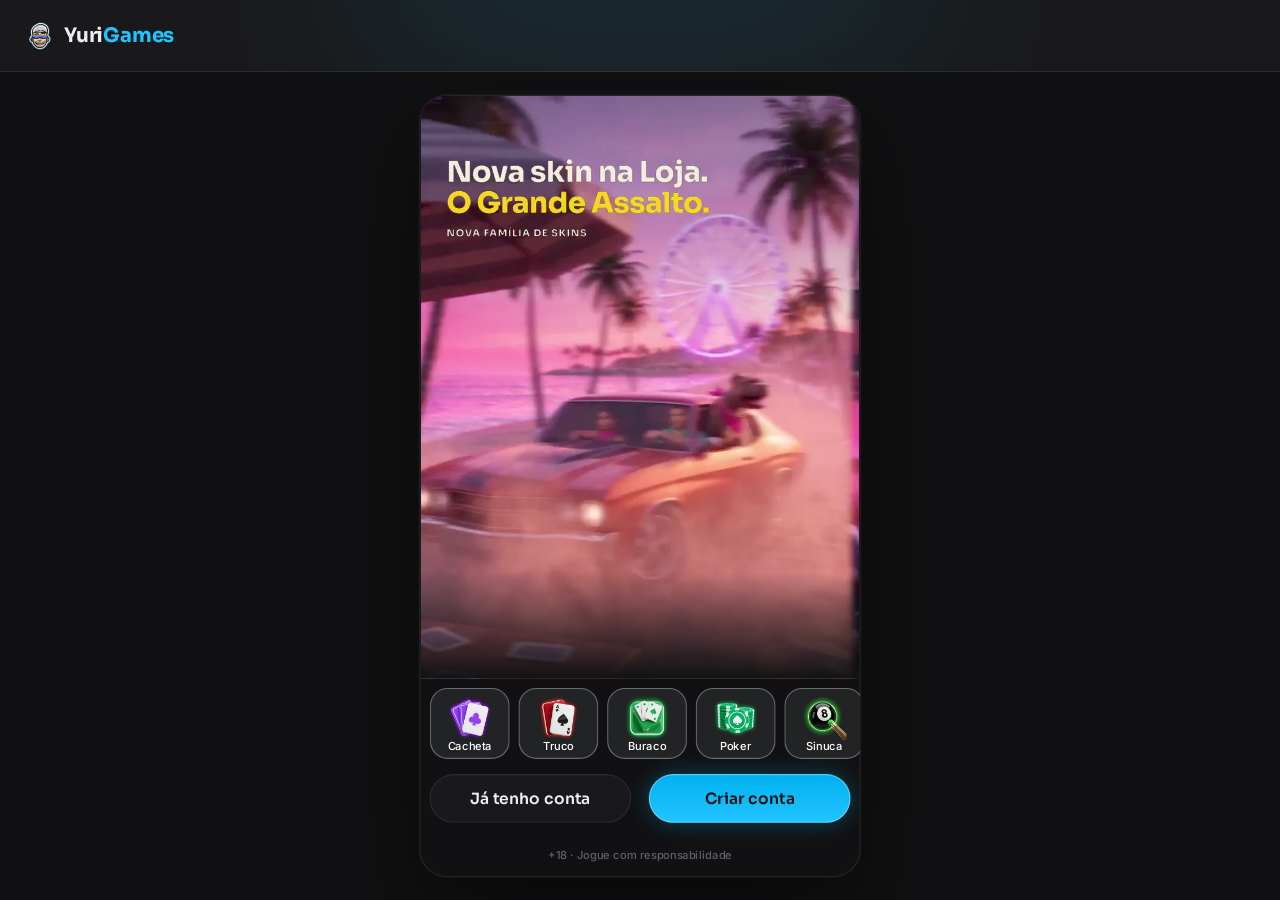
<file: index.html>
<!doctype html>
<html lang="pt-BR">
<head>
<meta charset="utf-8">
<meta name="viewport" content="width=device-width, initial-scale=1, viewport-fit=cover, user-scalable=no">
<meta name="robots" content="noindex, nofollow">
<meta name="theme-color" content="#141e2a">
<meta name="mobile-web-app-capable" content="yes">
<meta name="apple-mobile-web-app-capable" content="yes">
<meta name="apple-mobile-web-app-status-bar-style" content="black-translucent">
<title>Yuri Games · protótipo</title>
<link rel="icon" href="assets/ui/logo_icon.webp">
<link rel="preconnect" href="https://fonts.googleapis.com">
<link rel="preconnect" href="https://fonts.gstatic.com" crossorigin>
<link rel="stylesheet" href="https://fonts.googleapis.com/css2?family=Inter:wght@400;500;600;700&family=Sora:wght@600;700;800&display=swap">
<link rel="stylesheet" href="css/tokens.css?v=yuri-11261814">
<link rel="stylesheet" href="css/ui.css?v=yuri-11261814">
<link rel="stylesheet" href="css/screens.css?v=yuri-11261814">
<link rel="stylesheet" href="css/game.css?v=yuri-11261814">
<link rel="stylesheet" href="css/desk.css?v=yuri-11261814">
<link rel="stylesheet" href="css/missoes.css?v=yuri-11261814">
</head>
<body>
<svg width="0" height="0" style="position:absolute" aria-hidden="true">
  <defs><clipPath id="hexclip" clipPathUnits="objectBoundingBox"><path id="hexpath" d=""/></clipPath></defs>
  <symbol id="s-E" viewBox="0 0 16 20"><path d="M8 0C5 4 0 7.5 0 11.5C0 14 2 16 4.5 16C5.7 16 6.8 15.5 7.5 14.7C7.3 16.6 6.5 18.3 5 20H11C9.5 18.3 8.7 16.6 8.5 14.7C9.2 15.5 10.3 16 11.5 16C14 16 16 14 16 11.5C16 7.5 11 4 8 0Z"/></symbol>
  <symbol id="s-C" viewBox="0 0 20 18.4"><path d="M10 18.35L8.55 17.03C3.4 12.36 0 9.28 0 5.5C0 2.420 2.42 0 5.5 0C7.24 0 8.91 0.81 10 2.09C11.09 0.81 12.76 0 14.5 0C17.58 0 20 2.42 20 5.5C20 9.28 16.6 12.36 11.45 17.04L10 18.35Z"/></symbol>
  <symbol id="s-O" viewBox="0 0 15 20"><path d="M7.5 0L15 10L7.5 20L0 10L7.5 0Z"/></symbol>
  <symbol id="s-P" viewBox="0 0 18 18.5"><path d="M9 0C11.3 0 13.2 1.9 13.2 4.2C13.2 5 13 5.7 12.6 6.3C13 6.2 13.4 6.1 13.8 6.1C16.1 6.1 18 8 18 10.3C18 12.6 16.1 14.5 13.8 14.5C12.5 14.5 11.3 13.9 10.5 12.9C10.7 14.9 11.6 16.8 13.1 18.5H4.9C6.4 16.8 7.3 14.9 7.5 12.9C6.7 13.9 5.5 14.5 4.2 14.5C1.9 14.5 0 12.6 0 10.3C0 8 1.9 6.1 4.2 6.1C4.6 6.1 5 6.2 5.4 6.3C5 5.7 4.8 5 4.8 4.2C4.8 1.9 6.7 0 9 0Z"/></symbol>
  <symbol id="i-copy" viewBox="0 0 448 512"><path d="M208 0H332.1c12.7 0 24.9 5.1 33.9 14.1l67.9 67.9c9 9 14.1 21.2 14.1 33.9V336c0 26.5-21.5 48-48 48H208c-26.5 0-48-21.5-48-48V48c0-26.5 21.5-48 48-48zM48 128h80v64H64V448H256V416h64v48c0 26.5-21.5 48-48 48H48c-26.5 0-48-21.5-48-48V176c0-26.5 21.5-48 48-48z"/></symbol>
  <symbol id="i-share" viewBox="0 0 448 512"><path d="M352 224c53 0 96-43 96-96s-43-96-96-96s-96 43-96 96c0 4 .2 8 .7 11.9l-94.1 47C145.4 170.2 121.9 160 96 160c-53 0-96 43-96 96s43 96 96 96c25.9 0 49.4-10.2 66.6-26.9l94.1 47c-.5 3.9-.7 7.8-.7 11.9c0 53 43 96 96 96s96-43 96-96s-43-96-96-96c-25.9 0-49.4 10.2-66.6 26.9l-94.1-47c.5-3.9 .7-7.8 .7-11.9s-.2-8-.7-11.9l94.1-47C302.6 213.8 326.1 224 352 224z"/></symbol>
  <symbol id="i-wa" viewBox="0 0 448 512"><path d="M380.9 97.1C339 55.1 283.2 32 223.9 32c-122.4 0-222 99.6-222 222 0 39.1 10.2 77.3 29.6 111L0 480l117.7-30.9c32.4 17.7 68.9 27 106.1 27h.1c122.3 0 224.1-99.6 224.1-222 0-59.3-25.2-115-67.1-157zm-157 341.6c-33.2 0-65.7-8.9-94-25.7l-6.7-4-69.8 18.3L72 359.2l-4.4-7c-18.5-29.4-28.2-63.3-28.2-98.2 0-101.7 82.8-184.5 184.6-184.5 49.3 0 95.6 19.2 130.4 54.1 34.8 34.9 56.2 81.2 56.1 130.5 0 101.8-84.9 184.6-186.6 184.6zm101.2-138.2c-5.5-2.8-32.8-16.2-37.9-18-5.1-1.9-8.8-2.8-12.5 2.8-3.7 5.6-14.3 18-17.6 21.8-3.2 3.7-6.5 4.2-12 1.4-32.6-16.3-54-29.1-75.5-66-5.7-9.8 5.7-9.1 16.3-30.3 1.8-3.7.9-6.9-.5-9.7-1.4-2.8-12.5-30.1-17.1-41.2-4.5-10.8-9.1-9.3-12.5-9.5-3.2-.2-6.9-.2-10.6-.2-3.7 0-9.7 1.4-14.8 6.9-5.1 5.6-19.4 19-19.4 46.3 0 27.3 19.9 53.7 22.6 57.4 2.8 3.7 39.1 59.7 94.8 83.8 35.2 15.2 49 16.5 66.6 13.9 10.7-1.6 32.8-13.4 37.4-26.4 4.6-13 4.6-24.1 3.2-26.4-1.3-2.5-5-3.9-10.5-6.6z"/></symbol>
  <symbol id="i-pen" viewBox="0 0 512 512"><path d="M362.7 19.3L314.3 67.7 444.3 197.7l48.4-48.4c25-25 25-65.5 0-90.5L453.3 19.3c-25-25-65.5-25-90.5 0zm-71 71L58.6 323.5c-10.4 10.4-18 23.3-22.2 37.4L1 481.2C-1.5 489.7 .8 498.8 7 505s15.3 8.5 23.7 6.1l120.3-35.4c14.1-4.2 27-11.8 37.4-22.2L421.7 220.3 291.7 90.3z"/></symbol>
  <symbol id="i-plus" viewBox="0 0 448 512"><path d="M256 80c0-17.7-14.3-32-32-32s-32 14.3-32 32v144H48c-17.7 0-32 14.3-32 32s14.3 32 32 32h144v144c0 17.7 14.3 32 32 32s32-14.3 32-32V288h144c17.7 0 32-14.3 32-32s-14.3-32-32-32H256V80z"/></symbol>
  <symbol id="i-chev-l" viewBox="0 0 320 512"><path d="M9.4 233.4c-12.5 12.5-12.5 32.8 0 45.3l192 192c12.5 12.5 32.8 12.5 45.3 0s12.5-32.8 0-45.3L77.3 256 246.6 86.6c12.5-12.5 12.5-32.8 0-45.3s-32.8-12.5-45.3 0l-192 192z"/></symbol>
  <symbol id="i-chev-r" viewBox="0 0 320 512"><path d="M310.6 233.4c12.5 12.5 12.5 32.8 0 45.3l-192 192c-12.5 12.5-32.8 12.5-45.3 0s-12.5-32.8 0-45.3L242.7 256 73.4 86.6c-12.5-12.5-12.5-32.8 0-45.3s32.8-12.5 45.3 0l192 192z"/></symbol>
  <symbol id="i-chev-l-light" viewBox="0 0 320 512"><path d="M20.7 267.3c-6.2-6.2-6.2-16.4 0-22.6l192-192c6.2-6.2 16.4-6.2 22.6 0s6.2 16.4 0 22.6L54.6 256 235.3 436.7c6.2 6.2 6.2 16.4 0 22.6s-16.4 6.2-22.6 0l-192-192z"/></symbol>
  <symbol id="i-chev-r-light" viewBox="0 0 320 512"><path d="M299.3 244.7c6.2 6.2 6.2 16.4 0 22.6l-192 192c-6.2 6.2-16.4 6.2-22.6 0s-6.2-16.4 0-22.6L265.4 256 84.7 75.3c-6.2-6.2-6.2-16.4 0-22.6s16.4-6.2 22.6 0l192 192z"/></symbol>
  <symbol id="i-x" viewBox="0 0 384 512"><path d="M324.5 411.1c6.2 6.2 16.4 6.2 22.6 0s6.2-16.4 0-22.6L214.6 256 347.1 123.5c6.2-6.2 6.2-16.4 0-22.6s-16.4-6.2-22.6 0L192 233.4 59.5 100.9c-6.2-6.2-16.4-6.2-22.6 0s-6.2 16.4 0 22.6L169.4 256 36.9 388.5c-6.2 6.2-6.2 16.4 0 22.6s16.4 6.2 22.6 0L192 278.6 324.5 411.1z"/></symbol>
  <symbol id="i-search" viewBox="0 0 512 512"><path d="M384 208A176 176 0 1 0 32 208a176 176 0 1 0 352 0zM343.3 366C307 397.2 259.7 416 208 416C93.1 416 0 322.9 0 208S93.1 0 208 0S416 93.1 416 208c0 51.7-18.8 99-50 135.3L507.3 484.7c6.2 6.2 6.2 16.4 0 22.6s-16.4 6.2-22.6 0L343.3 366z"/></symbol>
  <symbol id="i-check" viewBox="0 0 512 512"><path d="M256 512A256 256 0 1 0 256 0a256 256 0 1 0 0 512zM369 209L241 337c-9.4 9.4-24.6 9.4-33.9 0l-64-64c-9.4-9.4-9.4-24.6 0-33.9s24.6-9.4 33.9 0l47 47L335 175c9.4-9.4 24.6-9.4 33.9 0s9.4 24.6 0 33.9z"/></symbol>
  <symbol id="i-eye" viewBox="0 0 576 512"><path d="M288 32c-80.8 0-145.5 36.8-192.6 80.6C48.6 156 17.3 208 2.5 243.7c-3.3 7.9-3.3 16.7 0 24.6C17.3 304 48.6 356 95.4 399.4C142.5 443.2 207.2 480 288 480s145.5-36.8 192.6-80.6c46.8-43.5 78.1-95.4 93-131.1c3.3-7.9 3.3-16.7 0-24.6c-14.9-35.7-46.2-87.7-93-131.1C433.5 68.8 368.8 32 288 32zM144 256a144 144 0 1 1 288 0 144 144 0 1 1 -288 0zm144-64c0 35.3-28.7 64-64 64c-7.1 0-13.9-1.2-20.3-3.3c-5.5-1.8-11.9 1.6-11.7 7.4c.3 6.9 1.3 13.8 3.2 20.7c13.7 51.2 66.4 81.6 117.6 67.9s81.6-66.4 67.9-117.6c-11.1-41.5-47.8-69.4-88.6-71.1c-5.8-.2-9.2 6.1-7.4 11.7c2.1 6.4 3.3 13.2 3.3 20.3z"/></symbol>
  <symbol id="i-send" viewBox="0 0 512 512"><path d="M498.1 5.6c10.1 7 15.4 19.1 13.5 31.2l-64 416c-1.5 9.7-7.4 18.2-16 23s-18.9 5.4-28 1.6L284 427.7l-68.5 74.1c-8.9 9.7-22.9 12.9-35.2 8.1S160 493.2 160 480V396.4c0-4 1.5-7.8 4.2-10.7L331.8 202.8c5.8-6.3 5.6-16-.4-22s-15.7-6.4-22-.7L106 360.8 17.7 316.6C7.1 311.3 .3 300.7 0 288.9s5.9-22.8 16.1-28.7l448-256c10.7-6.1 23.9-5.5 34 1.4z"/></symbol>
  <symbol id="i-star" viewBox="0 0 576 512"><path d="M316.9 18C311.6 7 300.4 0 288.1 0s-23.4 7-28.8 18L195 150.3 51.4 171.5c-12 1.8-22 10.2-25.7 21.7s-.7 24.2 7.9 32.7L137.8 329 113.2 474.7c-2 12 3 24.2 12.9 31.3s23 8 33.8 2.3l128.3-68.5 128.3 68.5c10.8 5.7 23.9 4.9 33.8-2.3s14.9-19.3 12.9-31.3L438.5 329 542.7 225.9c8.6-8.5 11.7-21.2 7.9-32.7s-13.7-19.9-25.7-21.7L381.2 150.3 316.9 18z"/></symbol>
  <symbol id="i-star-o" viewBox="0 0 576 512"><path d="M287.9 0c9.2 0 17.6 5.2 21.6 13.5l68.6 141.3 153.2 22.6c9 1.3 16.5 7.6 19.3 16.3s.5 18.1-5.9 24.5L433.6 328.4l26.2 155.6c1.5 9-2.2 18.1-9.7 23.5s-17.3 6-25.3 1.7l-137-73.2L151 509.1c-8.1 4.3-17.9 3.7-25.3-1.7s-11.2-14.5-9.7-23.5l26.2-155.6L31.1 218.2c-6.5-6.4-8.7-15.9-5.9-24.5s10.3-14.9 19.3-16.3l153.2-22.6L266.3 13.5C270.4 5.2 278.7 0 287.9 0zm0 79L235.4 187.2c-3.5 7.1-10.2 12.1-18.1 13.3L99 217.9 184.9 303c5.5 5.5 8.1 13.3 6.8 21L171.4 443.7l105.2-56.2c7.1-3.8 15.6-3.7 22.6 0l105.2 56.2L384.2 324.1c-1.3-7.7 1.2-15.5 6.8-21l85.9-85.1L358.6 200.5c-7.8-1.2-14.6-6.1-18.1-13.3L287.9 79z"/></symbol>
</svg>

<!-- desktop (js/desk.js): header largo, menu e chat ao vivo em volta da coluna 9:16 -->
<header class="dkh" id="dkh"></header>
<aside class="dkl" id="dkl" aria-label="Menu"></aside>
<aside class="dkr" id="dkr" aria-label="Chat ao vivo"></aside>

<div class="stage-wrap"><div class="phone" id="phone">
  <div class="status" aria-hidden="true"><span>9:41</span><span class="island"></span>
    <span class="icons"><svg width="18" height="12" viewBox="0 0 18 12" fill="#fff"><rect x="0" y="8" width="3" height="4" rx="1"/><rect x="5" y="5.5" width="3" height="6.5" rx="1"/><rect x="10" y="3" width="3" height="9" rx="1"/><rect x="15" y="0" width="3" height="12" rx="1"/></svg><svg width="16" height="12" viewBox="0 0 16 12" fill="#fff"><path d="M8 2.2c2.3 0 4.4.9 6 2.4l1.1-1.1A10 10 0 0 0 8 .6 10 10 0 0 0 .9 3.5L2 4.6a8.4 8.4 0 0 1 6-2.4zm0 3.3c1.4 0 2.7.5 3.7 1.4l1.1-1.1A7 7 0 0 0 8 3.9a7 7 0 0 0-4.8 1.9l1.1 1.1c1-.9 2.3-1.4 3.7-1.4zm0 3.3c.6 0 1.1.2 1.5.6L8 11 6.5 9.4c.4-.4.9-.6 1.5-.6z"/></svg><svg width="27" height="13" viewBox="0 0 27 13" fill="none"><rect x=".5" y=".5" width="23" height="12" rx="3.5" stroke="#fff" opacity=".4"/><rect x="2" y="2" width="20" height="9" rx="2" fill="#fff"/><rect x="25" y="4.5" width="1.6" height="4" rx=".8" fill="#fff" opacity=".4"/></svg></span>
  </div>
  <div class="app" id="app">
    <!-- telas do app (renderizadas pelo js/screens.js) -->
    <section class="scr" id="view"></section>

    <!-- tela de jogo: os motores (js/games.js) desenham dentro dela -->
    <section class="scr game-scr" id="scr-game" hidden>
      <header class="hud" id="hud"></header>
      <div class="jogo" id="jogo"><div class="board" id="board"></div></div>
      <nav class="mnav" id="mnav">
        <button data-g="voltar"><span class="back"><svg><use href="#i-chev-l-light"/></svg></span><span>Voltar</span></button>
        <button data-g="chat"><img class="ic" src="assets/icons/chat.webp" alt=""><span>Chat</span></button>
        <button data-g="mesa"><img class="ic" src="assets/icons/friends.webp" alt=""><span>Mesa</span></button>
        <button data-g="voz"><img class="ic" id="micIco" src="assets/icons/microphone-off.webp" alt=""><span>Voz</span></button>
        <button data-g="ajustes"><img class="ic" src="assets/icons/gear.webp" alt=""><span>Ajustes</span></button>
      </nav>
    </section>

    <div class="toast" id="toast"><span class="hint-pill" id="toastTxt"></span></div>
    <div id="sheet"></div>
    <div id="overlay"></div>
  </div>
</div></div>

<script src="js/core.js?v=yuri-11261814"></script>
<script src="js/ui.js?v=yuri-11261814"></script>
<script src="js/screens.js?v=yuri-11261814"></script>
<script src="js/loja.js?v=yuri-11261814"></script>
<script src="js/social.js?v=yuri-11261814"></script>
<script src="js/torneios.js?v=yuri-11261814"></script>
<script src="js/sala.js?v=yuri-11261814"></script>
<script src="js/missoes.js?v=yuri-11261814"></script>
<script src="js/games.js?v=yuri-11261814"></script>
<script src="js/sinuca.js?v=yuri-11261814"></script>
<script src="js/desk.js?v=yuri-11261814"></script>
<script src="js/boot.js?v=yuri-11261814"></script>
</body>
</html>
</file>
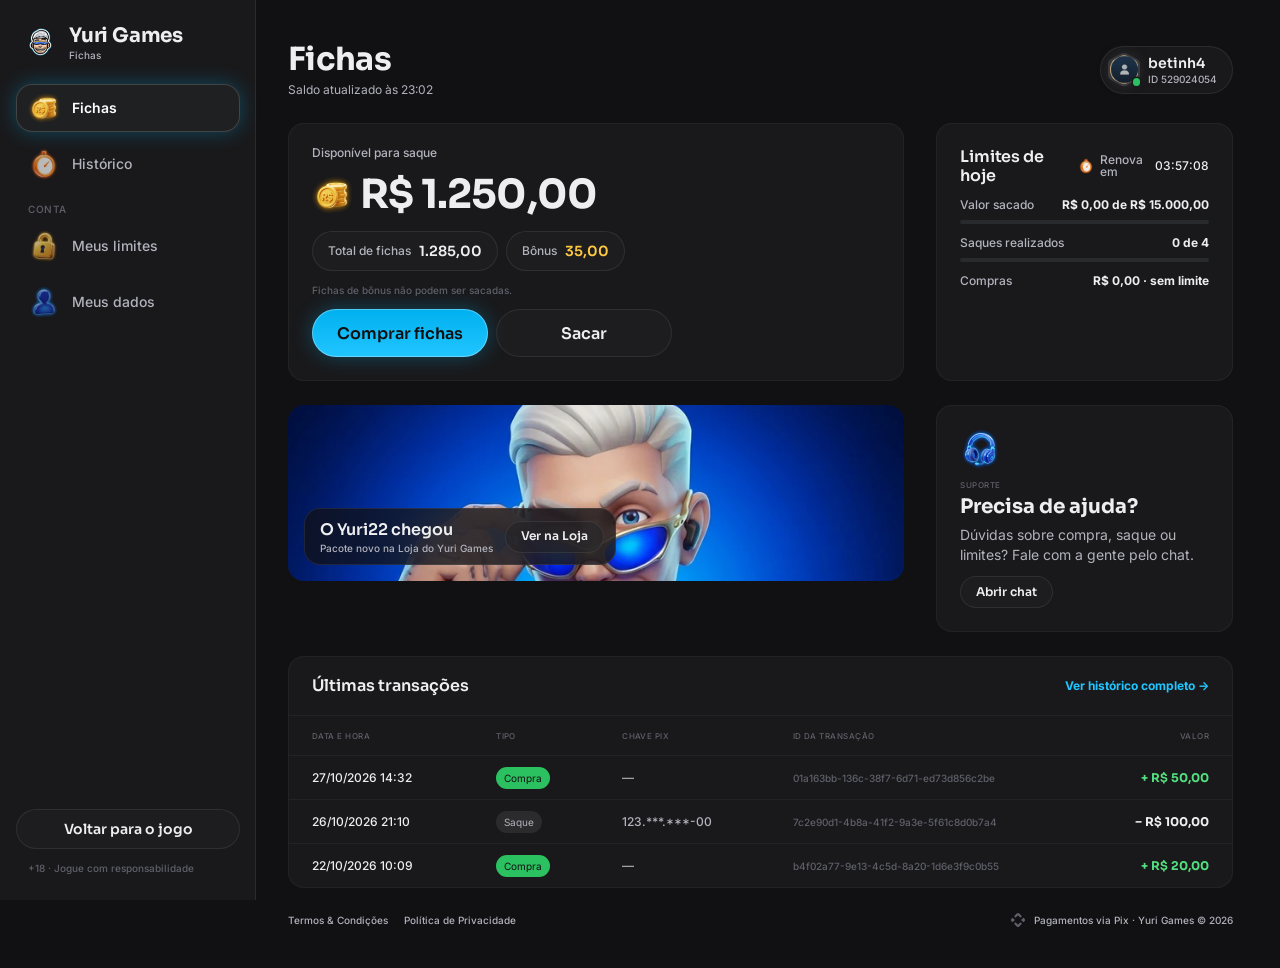
<file: fichas/index.html>
<!doctype html>
<html lang="pt-BR">
<head>
<meta charset="utf-8">
<meta name="viewport" content="width=device-width, initial-scale=1, viewport-fit=cover">
<meta name="robots" content="noindex, nofollow">
<meta name="theme-color" content="#111113">
<title>Fichas · Yuri Games</title>
<link rel="icon" href="../assets/ui/logo_icon.webp">
<link rel="preconnect" href="https://fonts.googleapis.com">
<link rel="preconnect" href="https://fonts.gstatic.com" crossorigin>
<link rel="stylesheet" href="https://fonts.googleapis.com/css2?family=Inter:wght@400;500;600;700&family=Sora:wght@600;700;800&display=swap">
<link rel="stylesheet" href="../css/tokens.css?v=20261119a">
<link rel="stylesheet" href="../css/ui.css?v=20261119a">
<link rel="stylesheet" href="fichas.css?v=20261119a">
</head>
<body>
<svg width="0" height="0" style="position:absolute" aria-hidden="true">
  <defs><clipPath id="hexclip" clipPathUnits="objectBoundingBox"><path id="hexpath" d=""/></clipPath></defs>
  <symbol id="i-chev-l-light" viewBox="0 0 320 512"><path d="M20.7 267.3c-6.2-6.2-6.2-16.4 0-22.6l192-192c6.2-6.2 16.4-6.2 22.6 0s6.2 16.4 0 22.6L54.6 256 235.3 436.7c6.2 6.2 6.2 16.4 0 22.6s-16.4 6.2-22.6 0l-192-192z"/></symbol>
  <symbol id="i-x" viewBox="0 0 384 512"><path d="M324.5 411.1c6.2 6.2 16.4 6.2 22.6 0s6.2-16.4 0-22.6L214.6 256 347.1 123.5c6.2-6.2 6.2-16.4 0-22.6s-16.4-6.2-22.6 0L192 233.4 59.5 100.9c-6.2-6.2-16.4-6.2-22.6 0s-6.2 16.4 0 22.6L169.4 256 36.9 388.5c-6.2 6.2-6.2 16.4 0 22.6s16.4 6.2 22.6 0L192 278.6 324.5 411.1z"/></symbol>
  <symbol id="i-check" viewBox="0 0 448 512"><path d="M438.6 105.4c12.5 12.5 12.5 32.8 0 45.3l-256 256c-12.5 12.5-32.8 12.5-45.3 0l-128-128c-12.5-12.5-12.5-32.8 0-45.3s32.8-12.5 45.3 0L160 338.7 393.4 105.4c12.5-12.5 32.8-12.5 45.3 0z"/></symbol>
  <symbol id="i-copy" viewBox="0 0 448 512"><path d="M208 0H332.1c12.7 0 24.9 5.1 33.9 14.1l67.9 67.9c9 9 14.1 21.2 14.1 33.9V336c0 26.5-21.5 48-48 48H208c-26.5 0-48-21.5-48-48V48c0-26.5 21.5-48 48-48zM48 128h80v64H64V448H256V416h64v48c0 26.5-21.5 48-48 48H48c-26.5 0-48-21.5-48-48V176c0-26.5 21.5-48 48-48z"/></symbol>
  <symbol id="i-pix" viewBox="0 0 24 24"><path d="M6.1 6.3 10.1 2.3a2.7 2.7 0 0 1 3.8 0l4 4-2.3 2.3-2.9-2.9a1 1 0 0 0-1.4 0L8.4 8.6 6.1 6.3zm11.8 11.4-4 4a2.7 2.7 0 0 1-3.8 0l-4-4 2.3-2.3 2.9 2.9a1 1 0 0 0 1.4 0l2.9-2.9 2.3 2.3zM2.3 10.1l1.6-1.6L7.4 12l-3.5 3.5-1.6-1.6a2.7 2.7 0 0 1 0-3.8zm19.4 0a2.7 2.7 0 0 1 0 3.8l-1.6 1.6-3.5-3.5 3.5-3.5 1.6 1.6z"/></symbol>
</svg>

<div class="fx">
  <aside class="side" id="side" aria-label="Menu"></aside>
  <div class="main">
    <header class="mtop" id="mtop"></header>
    <main class="page" id="page"></main>
    <footer class="foot" id="foot"></footer>
  </div>
</div>
<div class="veil" id="veil" hidden><section class="drawer" id="drawer" role="dialog" aria-modal="true"></section></div>
<div class="toast" id="toast"><span class="hint-pill" id="toastTxt"></span></div>

<script src="fichas.js?v=20261119a"></script>
</body>
</html>
</file>
<file: css/tokens.css>
/* Yuri Games · tokens do DS EstrelaGames (Rjx31bgpOt4m1U8DVKyWtd · modo Yuri Games), valores resolvidos 1:1 */
:root{
  color-scheme: dark;
  /* background */
  --bg-default:#111113; --bg-subtle:#19191b; --bg-strong:#222325; --bg-raised:#292a2e; --bg-inset:#010101; --bg-highlight:#ffffff14; --bg-chrome:#19191b; --bg-divider:#292a2e; --bg-band:#00000052;
  --bga-default-50:#11111380; --bga-default-75:#111113bf; --bga-subtle-50:#19191b80; --bga-subtle-75:#19191bbf;
  --bga-strong-25:#22232540; --bga-strong-50:#22232580; --bga-strong-75:#222325bf;
  --bga-secondary-16:#21c5ff29; --bga-secondary-32:#21c5ff52; --bga-accent-12:#ffc8411f;
  /* border */
  --border-muted:#ffffff14; --border-default:#222325; --border-strong:#393a40; --border-focus:#00b1ef;
  --border-hl-top:#ffffff29; --border-gold-top:#b6e9ffe5; --border-gold-bottom:#00b1ef5c;
  /* text */
  --text-default:#eeeef0; --text-muted:#b2b3bd; --text-link:#21c5ff; --text-subtle:#5f606a; --text-disabled:#46484f;
  --text-brand:#21c5ff; --text-success:#52de7e; --text-error:#ff6b6e; --text-prize:#ffc841;
  --text-on-color:#ffffff; --text-on-color-muted:#ffffffd9; --text-on-color-subtle:#ffffffb2; --text-on-light:#111113;
  /* system */
  --sys-info:#03bcfb; --sys-success:#2cc160; --sys-success-strong:#8cf0a9; --sys-warning:#ffbe2e; --sys-error:#ef4452;
  --sysa-success-25:#2cc16040; --sysa-error-25:#ef445240; --sysa-info-25:#3b74f540;
  --notification-error:#ef4452;
  /* effects */
  --hl-subtle:#ffffff29; --hl:#ffffff52; --hl-strong:#ffffff7a;
  --shadow-faint:#0000001f; --shadow-subtle:#0000003d; --shadow:#00000066; --shadow-strong:#00000080;
  --glow-info:#00b1ef52; --glow-accent:#ffbe2e52; --glow-success:#52de7ea3; --glow-gold:#21c5ff52; --glow-blue:#21c5ff; --glow-red:#ff6b6e;
  /* surfaces */
  --surface-card-top:#19191b; --surface-card-bottom:#111113; --surface-elevated-top:#292a2e; --surface-elevated-bottom:#19191b;
  /* buttons */
  --btn-primary-top:#00b1ef; --btn-primary-bg:#007cb1; --btn-secondary-border:#03bcfb;
  --btn-disabled-top:#292a2e; --btn-disabled-bg:#292a2e; --btn-disabled-text:#46484f;
  /* tabs */
  --tab-default-text:#b2b3bd; --tab-container:#222325; --input-border:#222325;
  --tab-padrao:#00b1ef; --tab-padrao-tint:#00b1ef3d; --tab-rosa:#e93d82; --tab-rosa-tint:#e93d823d;
  /* games */
  --game-truco:#e5484d; --game-paulista:#3b74f5; --game-cacheta:#8752f2; --game-tranca:#2cc160; --game-buraco:#1f9a4a;
  --game-poker:#0fa968; --game-sinuca:#2fa35a; --game-todos:#03bcfb; --game-domino:#14b8a6; --game-dama:#f76b15; --game-xadrez:#5b6cff;
  --game-paulista-tint:#3b74f53d; --game-truco-tint:#e5484d3d; --game-cacheta-tint:#8752f23d; --game-buraco-tint:#1f9a4a3d; --game-poker-tint:#0fa9683d; --game-sinuca-tint:#2fa35a3d;
  /* crew */
  --crew-engenheiro:#4fb3ff; --crew-comandante:#f5c542; --crew-piloto:#ff5a36; --crew-navegador:#e86bff; --crew-explorador:#4dffb8;
  --crew-bar:#ff9f43; --crew-reis:#34d399; --crew-nobru:#3d8bff; --crew-inhui:#ff4fb0;
  /* famílias da página Skins (mesma cor da chamada do Truco) */
  --crew-laje:#ff7f50; --crew-portaria:#3ddc84; --crew-live:#b45cff; --crew-feira:#ffa62b; --crew-navalha:#ff4fb0; --crew-varzea:#5be37d; --crew-oficina:#3db8ff; --crew-posto:#ff3b4a; --crew-fliper:#a45cff; --crew-grau:#4fa3ff; --crew-palpite:#f2b233; --crew-assalto:#ff4fa3;
  /* stake / table */
  --stake-padrao-top:#00547b; --stake-padrao-bottom:#002c43; --stake-iniciante-top:#1f9a4a; --stake-iniciante-bottom:#1f502c;
  --table-card-top:#1f5a4a; --table-card-bottom:#0f2e2a; --table-stake:#ffc841;
  --plus-bg:#52de7e; --plus-icon:#111113;
  --btn-success-top:#52de7e; --btn-success-bg:#1f9a4a; /* DS button-glass ☰ Type=Success (Comprar) */
  /* cards */
  --card-face:#ffffff; --card-border:#9ea2a4; --suit-red:#c72c3d; --suit-black:#141922; --back-top:#006693; --back-bottom:#003856;
  /* seat timer */
  --seat-timer-track:#ffffff1f; --seat-timer:#03bcfb;
  /* type */
  --f-display:"Sora", "Inter", system-ui, sans-serif;
  --f-ui:"Inter", system-ui, -apple-system, sans-serif;
  --f-call:"Industry", "Sora", sans-serif;
  /* marca · Yuri Games (sobrescreve) */
  --back-top:#007cb1; --back-bottom:#081b24; --btn-primary-text:#111113; --btn-primary-bg:#21c5ff; --crew-nobru:#03BCFB; --crew-inhui:#03BCFB;
}
/* estilos de texto do DS */
.t-d3xl{font:700 64px/1.2 var(--f-display);letter-spacing:-.02em}
.t-d2xl{font:700 48px/1.2 var(--f-display);letter-spacing:-.02em}
.t-dxl{font:700 40px/1.2 var(--f-display);letter-spacing:-.02em}
.t-dl{font:700 32px/1.2 var(--f-display);letter-spacing:-.02em}
.t-dm{font:700 24px/1.2 var(--f-display);letter-spacing:-.01em}
.t-ds{font:700 20px/1.2 var(--f-display);letter-spacing:-.01em}
.t-dxs{font:600 16px/1.2 var(--f-display)}
.t-d2xs{font:600 14px/1.2 var(--f-display)}
.t-d3xs{font:600 12px/1.2 var(--f-display)}
.t-hm{font:700 20px/1.2 var(--f-ui)}
.t-ll{font:500 16px/1 var(--f-ui)} .t-lm{font:500 14px/1 var(--f-ui)} .t-ls{font:500 12px/1 var(--f-ui)} .t-lxs{font:500 10px/1 var(--f-ui)} .t-l2xs{font:500 8px/1 var(--f-ui)}
.t-link{font:700 12px/1.5 var(--f-ui)}
.t-p2xl{font:400 20px/1.5 var(--f-ui)} .t-pm{font:400 14px/1.5 var(--f-ui)} .t-ps{font:400 12px/1.5 var(--f-ui)}
</file>
<file: css/ui.css>
/* EstrelaGames · base + componentes do DS (Apple Gamer Style · Glass). Medidas 1:1 com o Figma (frame 375). */
*{box-sizing:border-box}
html,body{height:100%;margin:0}
body{background:#05080c;color:var(--text-default);font-family:var(--f-ui);-webkit-font-smoothing:antialiased;overflow:hidden;-webkit-text-size-adjust:100%}
button{font:inherit;color:inherit;border:0;background:none;padding:0;margin:0;cursor:pointer;-webkit-tap-highlight-color:transparent;text-align:inherit}
button:focus-visible,[role="button"]:focus-visible{outline:2px solid var(--border-focus);outline-offset:2px}
/* cards clicáveis são div[role=button]: o WebKit (iPhone) não estica os filhos de um <button> com flex */
[role="button"]{cursor:pointer;-webkit-tap-highlight-color:transparent;-webkit-user-select:none;user-select:none;outline:0}
input{font:inherit;color:inherit;border:0;background:none;outline:0;padding:0;margin:0;min-width:0}
img,video{display:block;max-width:100%;user-select:none;-webkit-user-drag:none}
video::-webkit-media-controls,video::-webkit-media-controls-start-playback-button,video::-webkit-media-controls-overlay-play-button{display:none!important;-webkit-appearance:none} /* sem botão de play: os vídeos são fundo */
svg{display:block}
[hidden]{display:none!important}
.ic{flex:none;object-fit:contain;pointer-events:none}

/* ---------- aparelho ---------- */
.stage-wrap{position:fixed;inset:0;display:flex;align-items:center;justify-content:center}
.phone{position:relative;width:375px;height:812px;background:var(--bg-subtle);overflow:hidden;border-radius:48px;box-shadow:0 0 0 10px #0c1016,0 0 0 11px #2a3340,0 40px 80px rgba(0,0,0,.6);transform-origin:center;display:flex;flex-direction:column}
.status{position:relative;flex:none;height:44px;display:flex;align-items:center;justify-content:space-between;padding:0 26px 0 32px;font:600 15px/1 var(--f-ui);background:var(--bg-subtle);z-index:60;pointer-events:none}
.status .island{position:absolute;left:50%;top:10px;width:118px;height:32px;margin-left:-59px;border-radius:20px;background:#000}
.status .icons{display:flex;gap:6px;align-items:center}
.app{position:relative;flex:1;min-height:0;overflow:hidden}
@media (max-width:520px){
  .phone{width:100vw;height:100vh;height:100dvh;border-radius:0;box-shadow:none;transform:none!important}
  .status{display:none}
  .app{padding-top:env(safe-area-inset-top,0px)}
}
.scr{position:absolute;inset:0;display:flex;flex-direction:column;background:var(--bg-subtle);overflow:hidden}
.app>.scr{top:env(safe-area-inset-top,0px)}
@media (min-width:521px){.app>.scr{top:0}}
.scroll{flex:1;min-height:0;overflow-y:auto;overflow-x:hidden;-webkit-overflow-scrolling:touch;scrollbar-width:none;overscroll-behavior:contain}
.scroll::-webkit-scrollbar,.hscroll::-webkit-scrollbar{display:none}
/* linha com rolagem lateral: sem clip, sangra até a borda da tela (regra Oct 26) */
.hscroll{display:flex;overflow-x:auto;overflow-y:visible;scrollbar-width:none;margin:0 -8px;padding:0 8px;scroll-padding:0 8px;-webkit-overflow-scrolling:touch}

/* ---------- ícones 3D ---------- */
.i16{width:16px;height:16px}.i20{width:20px;height:20px}.i24{width:24px;height:24px}.i28{width:28px;height:28px}.i32{width:32px;height:32px}.i36{width:36px;height:36px}.i40{width:40px;height:40px}.i48{width:48px;height:48px}

/* ---------- header-game (Mobile · Glass) ---------- */
.hdr{position:relative;flex:none;height:64px;display:flex;align-items:center;gap:4px;padding:8px 12px;background:var(--bg-subtle);overflow:hidden;z-index:20}
.hdr::before{content:"";position:absolute;left:48px;top:-70px;width:280px;height:140px;border-radius:50%;background:var(--glow-blue);filter:blur(60px);opacity:.15;pointer-events:none}
.hdr .side{position:relative;flex:1;min-width:0;display:flex;align-items:center;gap:4px}
.hdr .logo{width:24px;height:36px;display:grid;place-items:center;flex:none}
.hdr .logo img{width:25px;height:24px}
.cpill{flex:1;min-width:0;height:34px;display:flex;align-items:center;gap:2px;padding:4px;border-radius:999px;background:linear-gradient(90deg,#52de7e1a,#22232506),var(--bga-strong-50);box-shadow:inset 0 0 0 1px var(--border-muted);overflow:hidden}
.cpill.bonus{padding:4px 8px 4px 4px;background:linear-gradient(90deg,#22232506,#ffc8411a),var(--bga-strong-50)}
.cpill .ic{width:24px;height:24px}
.cpill .t{flex:1;min-width:0;display:flex;flex-direction:column;gap:2px;text-align:left}
.cpill .t small{font:500 8px/1 var(--f-ui);color:var(--text-muted)}
.cpill .t b{font:700 12px/10px var(--f-ui);color:var(--text-default);white-space:nowrap;overflow:hidden;text-overflow:ellipsis}
.cpill.bonus .t b{color:var(--text-prize)}
.cpill .plus{width:20px;height:20px;border-radius:10px;background:var(--plus-bg);display:grid;place-items:center;flex:none}
.cpill .plus svg{width:12px;height:12px;fill:var(--plus-icon)}
/* saldo com seta: abre o dropdown (DS header-game ◉ Expanded) */
.cpill .chev{width:20px;height:20px;display:grid;place-items:center;flex:none}
.cpill .chev svg{width:10px;height:10px;fill:var(--text-muted);transform:rotate(90deg);transition:transform .2s}
.cpill.open{box-shadow:inset 0 0 0 1px var(--border-strong)} .cpill.open .chev svg{transform:rotate(-90deg)}
.hdr .hbuy{flex:1;min-width:0}
/* dropdown do saldo (DS balance-panel) · celular: preso embaixo do header */
.baldrop{position:absolute;left:0;right:0;top:64px;bottom:0;z-index:45;background:var(--bga-default-75);animation:fade .15s both}
.balp{display:flex;flex-direction:column;gap:16px;max-height:100%;overflow:auto;padding:16px 16px 24px;background:var(--bg-subtle);border-radius:0 0 24px 24px;box-shadow:inset 0 -1px 0 var(--hl-subtle),0 16px 40px rgba(0,0,0,.4);animation:balIn .22s cubic-bezier(.2,.8,.2,1) both}
@keyframes balIn{from{transform:translateY(-12px);opacity:0}}
.balp .top{display:flex;justify-content:space-between;align-items:center}
.balp .top small{font:500 12px/1.2 var(--f-ui);color:var(--text-muted)}
.balp .tv{display:flex;align-items:center;gap:4px}
.balp .eye,.balp .x{display:grid;place-items:center;width:28px;height:28px}
.balp .eye svg{width:20px;height:20px;fill:var(--text-muted)}
.balp .x svg{width:12px;height:12px;fill:var(--text-muted);transform:rotate(-90deg)}
.balp .rows{display:flex;flex-direction:column;gap:12px}
.balp .kv{display:flex;justify-content:space-between;gap:12px;font:400 14px/1.4 var(--f-ui);color:var(--text-muted)}
.balp .kv b{font-weight:400;color:var(--text-default);font-variant-numeric:tabular-nums;text-align:right}
.balp hr{border:0;height:1px;background:var(--border-muted);margin:0}
.balp .acts{display:flex;gap:12px} .balp .acts .btn{flex:1}
/* Bônus Fidelidade (DS _loyalty-bonus): Resgatar quando tem valor · Juntando com a seta que abre as regras */
.fid{display:flex;flex-direction:column;gap:12px;padding:8px 12px 8px 8px;border-radius:24px;background:var(--bga-strong-50);box-shadow:inset 0 0 0 1px var(--border-muted)}
.fid.ready{flex-direction:row;align-items:center;gap:8px}
.fid .ic{width:28px;height:28px;flex:none}
.fid .t{flex:1;min-width:0;display:flex;flex-direction:column;gap:2px;text-align:left}
.fid .t b{font:400 14px/1.3 var(--f-ui);color:var(--text-default)}
.fid .t small{font:500 10px/1.2 var(--f-ui);color:var(--text-muted)}
.fid .v{font:400 14px/1 var(--f-ui);font-variant-numeric:tabular-nums}
.fid .row{display:flex;align-items:center;gap:8px;width:100%}
.fid .chev{width:20px;height:20px;display:grid;place-items:center;flex:none}
.fid .chev svg{width:10px;height:10px;fill:var(--text-muted);transform:rotate(90deg);transition:transform .2s}
.fid.open{border-radius:16px;padding:8px 12px 12px 8px} .fid.open .chev svg{transform:rotate(-90deg)}
.fid .more{display:flex;flex-direction:column;gap:12px}
.fid .wk{display:flex;flex-direction:column;gap:4px;padding:12px;border-radius:12px;background:var(--bga-default-50);box-shadow:inset 0 0 0 1px var(--border-muted)}
.fid .wk small{font:500 12px/1.2 var(--f-ui);color:var(--text-muted)}
.fid .wk b{font:700 20px/1.2 var(--f-display);color:var(--text-prize);font-variant-numeric:tabular-nums}
.fid p{margin:0;font:400 12px/1.5 var(--f-ui);color:var(--text-muted)}
.fid .kv{font-size:12px}
.hbell{position:relative;width:36px;height:36px;border-radius:18px;background:var(--bga-strong-50);box-shadow:inset 0 0 0 1px var(--border-muted);display:grid;place-items:center;flex:none}
.hbell .ic{width:28px;height:28px}
.hbell i{position:absolute;left:28px;top:0;width:8px;height:8px;border-radius:50%;background:var(--notification-error)}
.hbell i[hidden]{display:none}

/* ---------- header-avatar (hexágono com borda da tripulação) ---------- */
.hav{position:relative;display:inline-block;flex:none;width:var(--w,44px);height:var(--h,48px)}
.hav .gl{position:absolute;left:-4.5%;top:0;width:109%;aspect-ratio:1;border-radius:50%;background:var(--cc);filter:blur(calc(var(--w,44px) * .16));opacity:.45;pointer-events:none}
.hav .hx{position:absolute;inset:0;-webkit-clip-path:url(#hexclip);clip-path:url(#hexclip);background:var(--cc)}
.hav .hx img{position:absolute;inset:2px;width:calc(100% - 4px);height:calc(100% - 4px);object-fit:cover;object-position:center top;-webkit-clip-path:url(#hexclip);clip-path:url(#hexclip);background:var(--bg-raised)}
.hav .on{position:absolute;left:77%;top:75%;width:23%;aspect-ratio:1;border-radius:50%;background:var(--sys-success);box-shadow:0 0 0 1.5px var(--bg-subtle)}
.hav.xs{--w:24px;--h:26px}.hav.s{--w:32px;--h:35px}.hav.m{--w:44px;--h:48px}.hav.l{--w:56px;--h:60px}
.hav.xs .hx img,.hav.s .hx img{inset:1.5px;width:calc(100% - 3px);height:calc(100% - 3px)}
.hav.empty{height:var(--w)}
.hav.empty .av0{position:absolute;inset:4.5%;width:91%;height:91%}
.hav.empty .add{position:absolute;left:63.6%;top:63.6%;width:27.3%;height:27.3%;border-radius:50%;background:var(--plus-bg);box-shadow:0 0 0 1.2px var(--bg-subtle);display:grid;place-items:center}
.hav.empty .add svg{width:58%;height:58%;fill:var(--plus-icon)}

/* ---------- avatar circular (avatar-estrela-games) ---------- */
.av{position:relative;display:inline-block;vertical-align:middle;flex:none;width:var(--s,48px);height:var(--s,48px);border-radius:50%;background:linear-gradient(180deg,var(--surface-elevated-top),var(--surface-elevated-bottom));box-shadow:inset 0 0 0 var(--bw,2px) #ffffff29}
.av img{position:absolute;inset:var(--bw,2px);width:calc(100% - 2*var(--bw,2px));height:calc(100% - 2*var(--bw,2px));border-radius:50%;object-fit:cover;object-position:center top}
.av.s{--s:32px;--bw:1px}.av.m{--s:48px;--bw:2px}.av.l{--s:80px;--bw:3px}.av.xl{--s:120px;--bw:4px}
.av .lvl{position:absolute;left:50%;bottom:-4px;transform:translateX(-50%);padding:1px 6px;border-radius:999px;background:var(--bg-raised);box-shadow:0 0 0 2px var(--bg-default);font:600 12px/14px var(--f-display);white-space:nowrap}
.av.empty .ph{position:absolute;inset:25%;width:50%;height:50%;fill:#ffffff52}
.av .addb{position:absolute;left:63.3%;top:63.3%;width:36.7%;height:36.7%;border-radius:50%;background:var(--plus-bg);display:grid;place-items:center;box-shadow:0 0 0 3px var(--bg-subtle)}
.av .addb svg{width:50%;height:50%;fill:#fff}

/* ---------- navbar-glass ---------- */
.nav{position:absolute;left:16px;right:16px;bottom:calc(12px + env(safe-area-inset-bottom,0px));height:64px;display:flex;align-items:stretch;padding:4px;border-radius:24px;background:var(--bga-strong-75);box-shadow:inset 0 0 0 1px var(--border-muted);-webkit-backdrop-filter:blur(24px);backdrop-filter:blur(24px);z-index:30}
.nav>button{position:relative;flex:1;min-width:0;display:flex;flex-direction:column;align-items:center;justify-content:center;border-radius:20px}
.nav>button .ic{width:32px;height:32px;opacity:.75}
.nav>button>span{font:500 10px/1 var(--f-ui);color:var(--text-subtle);white-space:nowrap}
.nav>button.on{flex:none;width:104px;justify-content:flex-end;gap:2px;padding-bottom:6px;background:var(--bga-secondary-16);box-shadow:inset 0 0 0 1px var(--hl-subtle),0 0 20px var(--glow-info)}
.nav>button.on .ic{position:absolute;left:28px;top:-14px;width:48px;height:48px;opacity:1}
.nav>button.on .lr{width:100%;display:flex;align-items:center;justify-content:space-between;padding:0 8px}
.nav>button.on .lr span{font:500 10px/1 var(--f-ui);color:var(--text-on-color)}
.nav .lr i{width:16px;height:16px;display:grid;place-items:center}
.nav .lr svg{width:10px;height:16px;fill:var(--text-on-color)}

/* ---------- game-block ---------- */
.gb{position:relative;flex:none;width:72px;height:64px;border-radius:16px;display:flex;flex-direction:column;align-items:center;justify-content:center;padding:4px 0;background:var(--tab-container);box-shadow:inset 0 0 0 1px var(--hl);font:500 10px/1 var(--f-ui);color:var(--text-on-color);white-space:nowrap}
.gb .ic{width:40px;height:40px}
.gb.on{justify-content:flex-end;padding:0 0 6px;background:var(--gc);box-shadow:0 4px 12px var(--gs,transparent)}
.gb.on .ic{position:absolute;left:50%;top:-12px;width:60px;height:60px;margin-left:-30px}
.gb .lk{position:absolute;right:4px;top:4px;width:14px;height:14px;opacity:.8}
.gb.on .lk{display:none}
.games-row{gap:8px;padding-top:12px;margin-top:-12px}
.games-row .gb{width:72px}

/* ---------- tabs ---------- */
.tabs{display:flex;gap:2px;height:44px;padding:4px;border-radius:12px;background:var(--bg-raised);box-shadow:inset 0 0 0 1px var(--input-border)}
.tabs>button{position:relative;flex:1;min-width:0;height:34px;border-radius:8px;display:flex;align-items:center;justify-content:center;padding:8px 16px;font:500 12px/1 var(--f-ui);color:var(--tab-default-text);white-space:nowrap}
.tabs>button.on{background:var(--tc-tint);font:700 12px/18px var(--f-ui);color:var(--text-default)}
.tabs>button.on::after{content:"";position:absolute;left:50%;bottom:0;width:24px;height:3px;margin-left:-12px;border-radius:2px;background:var(--tc);box-shadow:0 0 8px var(--tc)}
.tabs>button .lk{font:500 9px/1 var(--f-ui);margin-left:4px;opacity:.7}
.tabs{--tc:var(--tab-padrao);--tc-tint:var(--tab-padrao-tint)}
.tabs.t-azul{--tc:var(--game-paulista);--tc-tint:var(--game-paulista-tint)}
.tabs.t-vermelha{--tc:var(--game-truco);--tc-tint:var(--game-truco-tint)}
.tabs.t-roxa{--tc:var(--game-cacheta);--tc-tint:var(--game-cacheta-tint)}
.tabs.t-verde{--tc:var(--game-buraco);--tc-tint:var(--game-buraco-tint)}
.tabs.t-rosa{--tc:var(--tab-rosa);--tc-tint:var(--tab-rosa-tint)}

/* ---------- button-glass ---------- */
.btn{display:inline-flex;align-items:center;justify-content:center;gap:8px;white-space:nowrap;transition:transform .12s,filter .12s;flex:none}
.btn:active{transform:scale(.97)}
.btn.l{height:48px;padding:0 24px;border-radius:24px;font:600 16px/1.2 var(--f-display)}
.btn.m{height:40px;padding:0 20px;border-radius:20px;font:600 14px/1.2 var(--f-display)}
.btn.s{height:32px;padding:0 16px;border-radius:16px;font:600 12px/1.2 var(--f-display)}
.btn.xl{height:56px;padding:0 24px;border-radius:28px;font:600 16px/1.2 var(--f-display)}
.btn.m44{height:44px;border-radius:22px}
.btn.pri{background:linear-gradient(180deg,var(--btn-primary-top),var(--btn-primary-bg));box-shadow:inset 0 0 0 1px var(--hl),0 0 20px var(--glow-info);color:var(--btn-primary-text)}
.btn.sec{background:var(--bga-strong-50);box-shadow:inset 0 0 0 1px var(--border-muted);color:var(--text-default)}
.btn.ok{background:linear-gradient(180deg,var(--btn-success-top),var(--btn-success-bg));box-shadow:inset 0 0 0 1px var(--hl),0 0 20px var(--glow-success);color:#fff}
.btn:disabled,.btn.dis{background:var(--btn-disabled-bg);box-shadow:none;color:var(--btn-disabled-text);pointer-events:none}
.btn.danger-txt{background:none;box-shadow:none;color:var(--text-error);font:500 14px/1 var(--f-ui)}
.btn.fill{flex:1;min-width:0}
.btn.wide{width:100%}
.btn .ic{width:20px;height:20px}

/* ---------- button-icon ---------- */
.bicon{width:40px;height:40px;border-radius:20px;display:grid;place-items:center;flex:none;background:var(--bga-strong-50);box-shadow:inset 0 0 0 1px var(--border-muted)}
.bicon .ic{width:24px;height:24px}
.bicon.s{width:32px;height:32px;border-radius:16px}.bicon.s .ic{width:20px;height:20px}
.bicon svg{width:14px;height:14px;fill:var(--text-default)}
.bicon.s28{width:28px;height:28px;border-radius:14px}.bicon.s28 svg{width:16px;height:16px}

/* ---------- tag ---------- */
.tag{display:inline-flex;align-items:center;gap:4px;padding:2px 8px;border-radius:999px;font:400 12px/18px var(--f-ui);white-space:nowrap;flex:none}
.tag.neutral{background:#ffffff14;color:var(--text-muted)}
.tag.gold{padding:3px 8px;background:#21c5ff29;color:#fff;box-shadow:inset 0 0 0 1px #b6e9ff8c}
.tag.success{background:var(--sys-success);color:var(--bg-default)}
.tag.danger{background:var(--sys-error);color:var(--text-default)}
.tag.info{background:var(--sys-info);color:var(--text-default)}
.tag.live{background:var(--sys-error);color:var(--text-default)}
.tag.beginner{background:var(--game-buraco);color:var(--text-default)}

/* ---------- section-title ---------- */
.stitle{display:flex;align-items:center;justify-content:space-between;gap:16px}
.stitle .tx{flex:1;min-width:0;display:flex;flex-direction:column;gap:2px}
.stitle b{font:700 20px/1.2 var(--f-display);letter-spacing:-.01em}
.stitle small{font:500 12px/1 var(--f-ui);color:var(--text-muted)}
.trow{display:flex;align-items:center;justify-content:space-between;gap:8px}
.trow b{font:600 14px/1.2 var(--f-display)}
.trow small{font:500 10px/1 var(--f-ui);color:var(--text-subtle)}

/* ---------- page-top ---------- */
.ptop{flex:none;display:flex;align-items:center;justify-content:space-between;gap:8px;padding:8px;min-height:45px}
.ptop .l{display:flex;align-items:center;gap:8px;min-width:0}
.ptop .back{width:28px;height:28px;border-radius:14px;display:grid;place-items:center;background:var(--bga-strong-50);box-shadow:inset 0 0 0 1px var(--border-muted);flex:none}
.ptop .back svg{width:10px;height:16px;fill:var(--text-default)}
.ptop .tx{display:flex;flex-direction:column;min-width:0}
.ptop .tx b{font:600 16px/1.2 var(--f-display);white-space:nowrap;overflow:hidden;text-overflow:ellipsis}
.ptop .tx small{display:flex;align-items:center;gap:4px;font:500 10px/1 var(--f-ui);color:var(--text-muted)}
.ptop .tx small i{width:6px;height:6px;border-radius:50%;background:var(--sys-success)}

/* ---------- input-search / input ---------- */
.search{display:flex;align-items:center;gap:8px;height:40px;padding:0 16px 0 12px;border-radius:20px;background:var(--bga-strong-50);box-shadow:inset 0 0 0 1px var(--border-muted)}
.search svg{width:16px;height:16px;fill:var(--text-muted);flex:none}
.search input{flex:1;font:500 12px/1 var(--f-ui);color:var(--text-default)}
.search input::placeholder{color:var(--text-muted)}
.field{display:flex;flex-direction:column;gap:8px}
.field>label{font:500 14px/1 var(--f-ui);color:var(--text-default)}
.field .box{display:flex;align-items:center;gap:8px;height:40px;padding:8px 12px;border-radius:12px;background:var(--bga-strong-50);box-shadow:inset 0 0 0 1px var(--border-muted)}
.field .box:focus-within{box-shadow:inset 0 0 0 1px var(--border-focus)}
.field .box input{flex:1;font:400 14px/1.5 var(--f-ui);color:var(--text-default)}
.field .box input::placeholder{color:var(--text-disabled)}
.field .box button svg{width:20px;height:20px;fill:var(--text-muted)}

/* ---------- otp ---------- */
.otp{display:flex;gap:8px;justify-content:center}
.otp .bx{width:48px;height:56px;border-radius:12px;background:#ffffff14;display:grid;place-items:center;font:700 24px/1.2 var(--f-display);color:var(--text-default);box-shadow:inset 0 0 0 1px var(--border-muted)}
.otp .bx.act{background:#ffffff1f;box-shadow:inset 0 0 0 2px var(--border-focus),0 0 12px var(--glow-info)}
.otp .bx.act::after{content:"";width:2px;height:24px;background:var(--border-focus);animation:blink 1s steps(1) infinite}
@keyframes blink{50%{opacity:0}}
.otp-in{position:absolute;opacity:0;pointer-events:none;width:1px;height:1px}

/* ---------- progress ---------- */
.prog{height:4px;border-radius:999px;background:#ffffff1f;overflow:hidden;flex:1}
.prog i{display:block;height:100%;border-radius:inherit;background:var(--tab-padrao);transition:width .3s}

/* ---------- stake-pill ---------- */
.stakes{position:relative;height:128px;overflow:hidden;margin:0 -8px}
.stakes .track{position:absolute;top:8px;left:50%;transform:translateX(-50%);display:flex;align-items:center;gap:8px;height:112px}
.sp{position:relative;flex:none;display:flex;flex-direction:column;border-radius:16px;padding:4px 4px 0;background:linear-gradient(180deg,var(--surface-elevated-top),var(--surface-card-bottom));box-shadow:inset 0 0 0 1px #ffffff29,0 16px 40px var(--shadow);transition:width .25s,height .25s}
.sp .st{position:relative;flex:1;align-self:stretch;border-radius:12px;display:flex;flex-direction:column;align-items:center;justify-content:center;gap:4px;background:linear-gradient(180deg,var(--stake-padrao-top),var(--stake-padrao-bottom));box-shadow:inset 0 0 0 1px var(--hl-subtle),inset 0 2px 8px var(--shadow)}
.sp .v{display:flex;align-items:center;gap:4px;font:600 14px/1.2 var(--f-display);white-space:nowrap}
.sp .v .ic{width:14px;height:14px}
.sp .q{position:absolute;top:4px;right:4px;display:flex;align-items:center;gap:3px;padding:2px 5px;border-radius:8px;background:var(--bga-strong-50);font:500 8px/1 var(--f-ui);white-space:nowrap}
.sp .q::before{content:"";width:5px;height:5px;border-radius:50%;background:var(--sys-success)}
.sp .tg{padding:2px 6px;border-radius:6px;background:var(--bga-strong-50);font:500 8px/1 var(--f-ui);color:var(--text-success)}
.sp .ft{flex:none;display:flex;align-items:center;justify-content:center;gap:3px;padding:4px 0 5px;white-space:nowrap}
.sp .ft small{font:500 8px/1 var(--f-ui);color:var(--text-muted)}
.sp .ft b{font:500 8px/1 var(--f-ui)}
.sp.ini .st{background:linear-gradient(180deg,var(--stake-iniciante-top),var(--stake-iniciante-bottom))}
.sp.S{width:68px;height:68px;padding:4px}
.sp.S .q,.sp.S .ft,.sp.S .tg{display:none}
.sp.M{width:88px;height:88px}
.sp.M .v{font:600 16px/1.2 var(--f-display)} .sp.M .v .ic{width:18px;height:18px}
.sp.L{width:112px;height:112px}
.sp.L .v{font:700 20px/1.2 var(--f-display);letter-spacing:-.01em} .sp.L .v .ic{width:24px;height:24px}
.sp.L .ft b{font:500 10px/1 var(--f-ui)}
.sp.on{box-shadow:inset 0 0 0 2px var(--btn-secondary-border),0 0 20px var(--glow-info)}
.sp.on .st{background:linear-gradient(180deg,var(--btn-primary-top),var(--btn-primary-bg))}
.sp.on.ini .st{background:linear-gradient(180deg,var(--stake-iniciante-top),var(--stake-iniciante-bottom))}
.stake-grid{display:grid;grid-template-columns:repeat(3,minmax(0,1fr));gap:12px}
.stake-grid .sp{width:auto;height:88px}

/* ---------- table-glass (mesa aberta) ---------- */
.tg-row{display:grid;grid-template-columns:repeat(2,minmax(0,1fr));gap:16px 8px}
.tgl{position:relative;height:92px;border-radius:46px;padding:4px;display:flex;background:linear-gradient(180deg,var(--surface-elevated-top),var(--surface-card-bottom));box-shadow:inset 0 0 0 1px #ffffff29,0 16px 40px var(--shadow);text-align:left}
.tgl .felt{flex:1;align-self:stretch;min-width:0;display:flex;align-items:center;padding:10px 12px 6px 70px;border-radius:41px;background:linear-gradient(180deg,var(--table-card-top),var(--table-card-bottom));box-shadow:inset 0 0 0 1px var(--hl-subtle),inset 0 2px 8px var(--shadow)}
.tgl .vals{display:flex;flex-direction:column;gap:4px;min-width:0}
.tgl .vals b{font:600 14px/1.2 var(--f-display);color:var(--table-stake);white-space:nowrap}
.tgl .vals small{font:500 10px/1 var(--f-ui);color:#ffffffb2;white-space:nowrap}
.tgl .seats{display:flex;align-items:center;gap:2px;height:20px}
.tgl .seats .pl{display:flex}
.tgl .seats .pl span{width:20px;height:20px;border-radius:10px;overflow:hidden;background:var(--cc);margin-right:-6px;box-shadow:0 0 0 1px var(--table-card-bottom)}
.tgl .seats .pl span img{width:100%;height:100%;object-fit:cover;object-position:center top}
.tgl .seats em{font:600 12px/14px var(--f-display);font-style:normal;margin-left:8px}
.tgl .tab{position:absolute;left:50%;top:-8px;transform:translateX(-50%);padding:2px 8px;border-radius:8px;background:var(--surface-elevated-top);box-shadow:inset 0 0 0 1px var(--border-muted);font:500 10px/12px var(--f-ui);color:var(--text-subtle);white-space:nowrap}
.tgl .deck{position:absolute;left:14px;top:25px;width:52px;height:52px}
.tgl.locked .felt>*{opacity:.55}
.tgl.pool{border-radius:16px}
.tgl.pool .felt{border-radius:12px;position:relative;overflow:hidden;background:linear-gradient(180deg,#2fa35a,#145c32)}
.tgl.pool .felt::before{content:"";position:absolute;left:30%;top:0;bottom:0;border-left:1px solid #ffffff29}
.tgl.pool .pk{position:absolute;width:10px;height:10px;border-radius:50%;background:#000000b2;box-shadow:inset 0 0 0 1px #ffffff1f}

/* ---------- action-tile ---------- */
.atile{width:80px;height:64px;border-radius:16px;display:flex;flex-direction:column;align-items:center;justify-content:center;background:var(--bga-strong-50);box-shadow:inset 0 0 0 1px var(--border-muted);font:600 14px/1.2 var(--f-display);flex:none}
.atile .ic{width:28px;height:28px}

/* ---------- bottom sheet (sheet glass) ---------- */
.veil{position:absolute;inset:0;z-index:50;background:var(--bga-default-75);display:flex;align-items:flex-end;animation:fade .2s both}
.bsheet{position:relative;width:100%;max-height:calc(100% - 24px);display:flex;flex-direction:column;align-items:stretch;gap:12px;padding:8px 12px calc(24px + env(safe-area-inset-bottom,0px));border-radius:24px 24px 0 0;background:var(--bg-subtle);box-shadow:inset 0 1px 0 var(--hl-subtle),0 16px 40px var(--shadow);animation:up .28s cubic-bezier(.2,.9,.3,1) both;overflow:hidden}
.bsheet.g16{gap:16px}
.bsheet .handle{width:36px;height:4px;border-radius:2px;background:var(--border-muted);align-self:center;flex:none}
.bsheet .scroll{margin:0 -12px;padding:0 12px}
.sh-h{display:flex;align-items:center;gap:12px;flex:none}
.sh-h>.ic{width:36px;height:36px}
.sh-h .tx{flex:1;min-width:0;display:flex;flex-direction:column;gap:2px}
.sh-h .tx b{font:600 16px/1.2 var(--f-display)}
.sh-h .tx small{font:500 10px/1.2 var(--f-ui);color:var(--text-subtle)}
.sh-h .tx small.ok{display:flex;align-items:center;gap:6px;color:var(--sys-success)}
.sh-h .tx small.ok::before{content:"";width:8px;height:8px;border-radius:50%;background:var(--sys-success)}
.xbtn{width:32px;height:32px;border-radius:16px;display:grid;place-items:center;background:var(--bga-strong-50);box-shadow:inset 0 0 0 1px var(--border-muted);flex:none}
.xbtn svg{width:14px;height:14px;fill:var(--text-default)}
@keyframes up{from{transform:translateY(100%)}to{transform:none}}
@keyframes fade{from{opacity:0}}
@keyframes pop{from{transform:scale(.3);opacity:0}}

/* ---------- hint (pílula) / toast ---------- */
.hint-pill{display:inline-flex;align-items:center;gap:4px;padding:4px 12px;border-radius:999px;background:var(--bga-strong-75);box-shadow:inset 0 0 0 1px var(--hl-subtle);font:500 10px/1.2 var(--f-ui);color:var(--text-default);white-space:nowrap;-webkit-backdrop-filter:blur(12px);backdrop-filter:blur(12px)}
.toast{position:absolute;left:50%;top:72px;transform:translate(-50%,-8px);opacity:0;transition:opacity .2s,transform .2s;z-index:90;pointer-events:none;max-width:calc(100% - 32px)}
.toast .hint-pill{font-size:11px;padding:6px 14px;white-space:normal;text-align:center}
.toast.show{opacity:1;transform:translate(-50%,0)}

/* ---------- list / cells ---------- */
.cell{display:flex;flex-direction:column;gap:2px;padding:8px;border-radius:12px;background:var(--bga-strong-50);box-shadow:inset 0 0 0 1px var(--border-muted);min-width:0;flex:1}
.cell small{font:500 10px/1 var(--f-ui);color:var(--text-subtle)}
.cell b{font:600 14px/1.2 var(--f-display);white-space:nowrap}
.card-raised{border-radius:16px;background:var(--bg-raised)}
.muted{color:var(--text-muted)}.subtle{color:var(--text-subtle)}.prize{color:var(--text-prize)}.ok{color:var(--text-success)}.err{color:var(--text-error)}

@media (prefers-reduced-motion: reduce){*,*::before,*::after{animation-duration:.01ms!important;animation-iteration-count:1!important;transition-duration:.01ms!important}}
</file>
<file: css/screens.css>
/* EstrelaGames · layout das telas (frames do Figma · arquivo WkFIFdpiEMFdsQUZqbs5JA) */

/* ---------- Onboarding · M01 Boas-vindas ---------- */
.ob1{background:var(--bg-default)}
.ob1 .hero{position:relative;flex:1;min-height:0;overflow:hidden;background:#05080c}
.ob1 .hero video{position:absolute;inset:0;width:100%;height:100%;object-fit:cover;object-position:center top}
.ob1 .hero::after{content:"";position:absolute;left:0;right:0;bottom:0;height:96px;background:linear-gradient(180deg,#11111300,var(--bg-default));pointer-events:none}
.ob1 .bottom{flex:none;display:flex;flex-direction:column;gap:2px;padding-bottom:env(safe-area-inset-bottom,0px)}
.ob1 .copy{padding:8px 8px 0}
.ob1 .copy .hscroll{gap:8px}
.ob1 .acts{display:flex}
.ob1 .acts>div{flex:1;min-width:0;padding:12px 8px;display:flex}
.ob1 .acts .btn{flex:1}
.ob1 .legal{margin:0;padding:10px 0 14px;text-align:center;font:500 10px/1 var(--f-ui);color:var(--text-subtle)}

/* ---------- Onboarding · M02–M05 cadastro ---------- */
.ob{padding:12px 8px calc(24px + env(safe-area-inset-bottom,0px));gap:24px}
.ob .obtop{flex:none;display:flex;align-items:center;gap:12px}
.ob .obtop .back{width:32px;height:32px;border-radius:16px;display:grid;place-items:center;background:var(--bga-strong-50);box-shadow:inset 0 0 0 1px var(--border-muted);flex:none}
.ob .obtop .back svg{width:10px;height:16px;fill:var(--text-default)}
.ob .obtop span{font:500 12px/1 var(--f-ui);color:var(--text-muted);flex:none}
.ob .obc{flex:1;min-height:0;display:flex;flex-direction:column;justify-content:space-between;gap:24px;overflow-y:auto;scrollbar-width:none}
.ob .obc::-webkit-scrollbar{display:none}
.ob .obtx{display:flex;flex-direction:column;gap:8px}
.ob h1{margin:0;font:700 32px/1.2 var(--f-display);letter-spacing:-.02em}
.ob .obtx p{margin:0;font:400 14px/1.5 var(--f-ui);color:var(--text-muted)}
.ob .form{display:flex;flex-direction:column;gap:20px}
.ob .obft{display:flex;flex-direction:column;gap:12px;flex:none}
.ob .note{margin:0;font:500 10px/1.4 var(--f-ui);color:var(--text-subtle);text-align:center}
.ob .note a{color:var(--text-link);text-decoration:none}
.ob .resend{display:flex;align-items:center;justify-content:space-between;gap:8px;font:500 14px/1 var(--f-ui);color:var(--text-muted)}
.ob .checks{display:flex;flex-direction:column;gap:10px}
.ob .checks div{display:flex;align-items:center;gap:8px;font:500 12px/1 var(--f-ui);color:var(--text-subtle)}
.ob .checks svg{width:16px;height:16px;fill:var(--text-disabled)}
.ob .checks div.on{color:var(--text-default)}
.ob .checks div.on svg{fill:var(--sys-success)}
.ob .avatar-pick{display:flex;justify-content:center}
.ob .avatar-pick .av{box-shadow:inset 0 0 0 3px var(--btn-secondary-border),0 0 20px var(--glow-info)}
.ob .avail{display:flex;align-items:center;gap:6px;font:500 12px/1 var(--f-ui);color:var(--text-success)}
.ob .avail svg{width:14px;height:14px;fill:currentColor}
.ob .avail.err{color:var(--text-error)}
.ob .sugs{display:flex;flex-wrap:wrap;align-items:center;gap:8px}
.ob .sugs .sl{font:500 10px/1 var(--f-ui);color:var(--text-muted)}
.ob .sugs .tag{cursor:pointer;font:600 12px/14px var(--f-display);padding:4px 10px}

/* ---------- Lobby (Home sem skin) ---------- */
.lobby .glowtop{position:absolute;left:48px;top:-70px;width:280px;height:140px;border-radius:50%;background:var(--glow-blue);filter:blur(60px);opacity:.22;pointer-events:none;z-index:0}
.lobby .content{position:relative;display:flex;flex-direction:column;gap:12px;padding:12px 8px 96px}
.lobby .modos{display:flex;align-items:center;gap:8px}
.lobby .modos .tabs{flex:1;min-width:0}
.lobby .sec{display:flex;flex-direction:column;gap:8px}
.lobby .sec.open{gap:16px}
.lobby .soon-note{margin:-4px 0 0;font:500 12px/1.4 var(--f-ui);color:var(--text-subtle);text-align:center;padding:0 16px}

/* ---------- Home com skin (Jogos) ---------- */
.home{gap:12px}
.home .stage{position:relative;flex:1;min-height:0;margin:0 8px;border-radius:12px;overflow:hidden;background:#0b1220;box-shadow:inset 0 0 0 1px var(--border-strong)}
.home .stage video{position:absolute;inset:0;width:100%;height:100%;object-fit:cover;object-position:center top}
.home .stage .shade{position:absolute;left:0;right:0;bottom:0;height:320px;background:linear-gradient(180deg,#19191b00,var(--bg-subtle));pointer-events:none}
.home .stage .ct{position:absolute;inset:0;display:flex;flex-direction:column;justify-content:space-between;gap:8px;padding:8px 8px calc(90px + env(safe-area-inset-bottom,0px))}
.home .stage .gl{display:flex;flex-direction:column;gap:8px;width:70px;min-height:0;overflow-y:auto;padding-top:12px;margin-top:-12px;scrollbar-width:none}
.home .stage .gl::-webkit-scrollbar{display:none}
.home .stage .gl .gb{width:70px;flex:none}
.home .stage .gl .gb:not(.on){background:#222325b8;-webkit-backdrop-filter:blur(12px);backdrop-filter:blur(12px)}
.home .stage .acts{display:flex;gap:8px;align-items:center}
.home .stage .acts .btn{flex:1;height:64px;border-radius:24px;font:600 16px/1.2 var(--f-display)}
.home .stage .acts .atile{-webkit-backdrop-filter:blur(12px);backdrop-filter:blur(12px)}
/* lobby (sem skin): Treino ao lado do Jogar, igual à Home com skin (Figma M01/D01, 03/11) */
.lobby .sec .acts{display:flex;gap:8px;align-items:center}
.lobby .sec .acts .btn{flex:1;height:64px;border-radius:24px;font:600 16px/1.2 var(--f-display)}
.home .rw-hint{position:absolute;left:50%;top:72px;transform:translateX(-50%);z-index:25}

/* ---------- fila (partida rápida / mesa) ---------- */
.qslots{display:grid;gap:8px}
.qslot{height:96px;border-radius:12px;background:var(--bga-strong-50);box-shadow:inset 0 0 0 1px var(--border-muted);display:flex;flex-direction:column;align-items:center;justify-content:center;gap:6px;font:500 10px/1 var(--f-ui);color:var(--text-subtle);min-width:0;padding:0 4px;text-align:center}
.qslot.filled{color:var(--text-default)}
.qslot .spin{width:28px;height:28px;border-radius:50%;border:3px solid var(--border-muted);border-top-color:var(--btn-primary-top);animation:spin 1s linear infinite}
.qslot b{font:500 10px/1.2 var(--f-ui);max-width:100%;overflow:hidden;text-overflow:ellipsis;white-space:nowrap}
@keyframes spin{to{transform:rotate(360deg)}}
.qcount{font:700 64px/1 var(--f-display);text-align:center;text-shadow:0 0 24px var(--glow-info)}
.qinfo{margin:0;font:500 12px/1.4 var(--f-ui);color:var(--text-muted);text-align:center}

/* ---------- Loja ---------- */
.pg-top{flex:none;display:flex;flex-direction:column;gap:2px}
.loja .content,.pack .content,.diamantes .content{display:flex;flex-direction:column;gap:16px;padding:0 8px calc(24px + env(safe-area-inset-bottom,0px))} /* sem navbar: a Loja abre pelo botão da Home */
.chips{gap:8px;padding:4px 8px}
.chip{flex:none;height:36px;display:flex;align-items:center;gap:6px;padding:0 12px 0 8px;border-radius:12px;background:var(--bga-strong-50);box-shadow:inset 0 0 0 1px var(--border-muted);font:500 12px/1 var(--f-ui);color:var(--text-default);white-space:nowrap}
.chip .ic{width:20px;height:20px}
.chip.on{background:var(--bga-secondary-16);box-shadow:inset 0 0 0 1.5px var(--btn-secondary-border),0 0 12px var(--glow-info);color:var(--text-on-color)}
.chip.big{height:40px}.chip.big .ic{width:24px;height:24px}
/* skin-pack-card */
.spk{position:relative;display:flex;flex-direction:column;text-align:left;width:100%}
.spk.L{height:176px;justify-content:space-between;padding:12px;border-radius:20px;overflow:hidden;background-color:var(--skin-art-base,#292a2e);background-size:cover;box-shadow:inset 0 0 0 1px var(--border-muted)}
.spk.L::before{content:"";position:absolute;inset:0;background:linear-gradient(180deg,#292a2e00 45%,#292a2e 100%);pointer-events:none}
.spk.L>*{position:relative}
.spk.L .top{display:flex;gap:8px}
.spk.L .info{display:flex;align-items:center;justify-content:space-between;gap:12px}
.spk.L .info .tx{display:flex;flex-direction:column;min-width:0}
.spk.L .info b{font:600 16px/1.2 var(--f-display)}
.spk.L .info small{font:500 10px/1 var(--f-ui);color:var(--text-muted)}
.spk .tag{font-size:12px}
.spk.S{gap:6px}
.spk.S .art{position:relative;height:96px;border-radius:16px;overflow:hidden;background-color:#292a2e;background-size:cover;box-shadow:inset 0 0 0 1px var(--border-muted)}
.spk.S .art::before{content:"";position:absolute;inset:0;background:linear-gradient(180deg,#292a2e00 45%,#292a2ed9 100%)}
.spk.S .art .tag{position:absolute;left:6px;top:6px;padding:2px 8px}
.spk.S .art .price{position:absolute;right:6px;bottom:6px;padding:3px 8px;border-radius:999px;background:var(--bga-strong-75);box-shadow:inset 0 0 0 1px var(--border-muted);font:500 10px/1 var(--f-ui);-webkit-backdrop-filter:blur(12px);backdrop-filter:blur(12px)}
.spk.S .art .lock{position:absolute;left:50%;top:28px;width:40px;height:40px;margin-left:-20px}
.spk.S.blocked .art{background:var(--bga-strong-75)}
.spk.S.blocked.t1 .art{background:linear-gradient(180deg,#e93d8214,#3a2a6440),var(--bga-strong-75)}
.spk.S.blocked.t2 .art{background:linear-gradient(180deg,#1fb6e814,#292a2e40),var(--bga-strong-75)}
.spk.S.blocked .art::before{display:none}
.spk.S .tx{display:flex;flex-direction:column;padding-left:2px}
.spk.S .tx b{font:700 12px/1.5 var(--f-ui)}
.spk.S .tx small{font:500 8px/1 var(--f-ui);color:var(--text-muted)}
.packs{display:flex;flex-direction:column;gap:12px;padding:4px 0 8px}
.pgrid{display:grid;grid-template-columns:repeat(3,minmax(0,1fr));gap:12px 8px}
.loja .note{margin:0;font:500 12px/1 var(--f-ui);color:var(--text-muted);line-height:1.3}
.decks{display:grid;grid-template-columns:repeat(2,minmax(0,1fr));gap:12px}
.deckc{display:flex;flex-direction:column;align-items:center;gap:12px;padding:16px 12px;border-radius:16px;background:var(--bga-strong-50);box-shadow:inset 0 0 0 1px var(--border-muted)}
.deckc.on{box-shadow:inset 0 0 0 2px var(--btn-secondary-border),0 0 12px var(--glow-info)}
.deckc .dk{position:relative;width:64px;height:88px}
.deckc b{font:600 14px/1.2 var(--f-display);text-align:center}
/* página do pacote */
.pk-box{display:flex;flex-direction:column;gap:16px;padding:20px 16px;border-radius:16px;background:var(--bg-subtle)}
.pk-box.unl{gap:12px;padding-bottom:24px}
.crew-rows{display:flex;flex-direction:column;gap:16px}
.crew-row{display:flex;gap:4px}
.crew-row>div{flex:1;min-width:0;display:flex;flex-direction:column;align-items:center;gap:6px}
.crew-row>div small{font:500 10px/1 var(--f-ui);color:var(--text-muted);white-space:nowrap;overflow:hidden;text-overflow:ellipsis;max-width:100%}
.crew-row.duo{gap:12px}
.crew-row.duo>div{gap:8px}
.crew-row.duo>div small{font:500 12px/1 var(--f-ui)}
.uopt{display:flex;align-items:center;gap:12px;padding:12px 16px 12px 12px;border-radius:12px;background:var(--bg-raised);text-align:left;width:100%}
.uopt .ic{width:40px;height:40px}
.uopt .tx{flex:1;min-width:0;display:flex;flex-direction:column;gap:2px}
.uopt .tx b{font:500 14px/1 var(--f-ui)}
.uopt .tx small{font:500 10px/1.2 var(--f-ui);color:var(--text-muted)}
.uopt .pr{font:600 16px/1.2 var(--f-display)}
.uopt .pg{display:flex;flex-direction:column;align-items:flex-end;gap:6px;width:72px}
.uopt .pg b{font:600 14px/1.2 var(--f-display)}
.uopt .pg .tr{width:72px;height:6px;border-radius:3px;background:var(--bg-inset);overflow:hidden}
.uopt .pg .tr i{display:block;height:100%;border-radius:3px;background:var(--sys-success)}
.uopt.owned{box-shadow:inset 0 0 0 1px var(--sys-success)}
/* sheet desbloqueado / você ganhou */
.unlock{align-items:center;gap:16px;padding:8px 16px calc(32px + env(safe-area-inset-bottom,0px))}
.unlock .hero{position:relative;width:343px;max-width:100%;height:208px;flex:none}
.unlock .hero .av{position:absolute;margin-left:calc(var(--s) / -2)} /* left = 50% + deslocamento: centro da imagem, em qualquer largura */
.unlock h2{margin:0;font:700 24px/1.2 var(--f-display);letter-spacing:-.01em;text-align:center}
.unlock p{margin:0;font:500 14px/1.15 var(--f-ui);color:var(--text-muted);text-align:center}
.unlock .row{display:flex;gap:12px;width:100%}
.unlock .row .btn{flex:1}
/* character picker */
.picker{padding:0 8px calc(16px + env(safe-area-inset-bottom,0px));gap:12px}
.picker .stg{position:relative;flex:1;min-height:200px;border-radius:20px;overflow:hidden;background:#0b1220;box-shadow:inset 0 0 0 1px var(--border-muted);display:flex;flex-direction:column;justify-content:flex-end;padding:12px}
.picker .stg video{position:absolute;inset:0;width:100%;height:100%;object-fit:cover;object-position:center top}
.picker .stg::before{content:"";position:absolute;inset:0;background:linear-gradient(180deg,#22232500 50%,var(--bg-subtle) 100%);pointer-events:none;z-index:1}
.picker .arrow{position:absolute;top:50%;width:36px;height:36px;margin-top:-18px;border-radius:18px;display:grid;place-items:center;background:var(--bga-strong-75);box-shadow:inset 0 0 0 1px var(--border-muted);-webkit-backdrop-filter:blur(12px);backdrop-filter:blur(12px);z-index:2}
.picker .arrow svg{width:10px;height:16px;fill:var(--text-default)}
.picker .arrow.p{left:8px}.picker .arrow.n{right:8px}
.picker .ident{position:relative;z-index:2;display:flex;flex-direction:column;gap:2px}
.picker .ident b{font:700 20px/1.2 var(--f-display);letter-spacing:-.01em;text-transform:uppercase}
.picker .ident small{display:flex;align-items:center;gap:6px;font:500 10px/1.2 var(--f-ui);color:var(--text-muted)}
.picker .ident small i{width:8px;height:8px;border-radius:50%;background:var(--btn-secondary-border);flex:none}
.picker .crew{flex:none;display:flex;align-items:center;justify-content:center;gap:12px;height:56px}
.picker .crew button{width:48px;height:48px;border-radius:24px;overflow:hidden;background:var(--cc);box-shadow:inset 0 0 0 1px var(--border-muted);opacity:.55;flex:none;transition:all .2s}
.picker .crew button img{width:100%;height:100%;object-fit:cover;object-position:center top}
.picker .crew button.on{width:56px;height:56px;border-radius:28px;opacity:1;box-shadow:0 0 0 2.5px var(--btn-secondary-border),0 0 14px var(--glow-info)} /* seleção = ação: azul do DS, igual ao Figma */
.picker .acts{flex:none;display:flex;gap:8px}
.picker .acts .btn{flex:1}

/* ---------- Batalhas ---------- */
/* ---------- Torneios (opt-in) ---------- */
.tor .content{display:flex;flex-direction:column;gap:16px;padding:16px 16px 112px}
.tor .ttl{display:flex;flex-direction:column;gap:4px}
.tor .ttl h1{margin:0;font:700 24px/1.2 var(--f-display);letter-spacing:-.01em}
.tor .ttl p{margin:0;font:500 14px/1.15 var(--f-ui);color:var(--text-muted)}
.tor .hscroll{margin:0 -16px;padding:12px 16px 0;margin-top:-12px;gap:8px}
.tlist{display:flex;flex-direction:column;gap:16px}
/* tournament-card-estrela-games · borda e pano da table-glass, abas na borda de cima (prêmio no meio, status à esquerda, Infos à direita) */
.tcard{position:relative;display:flex;width:100%;padding:4px;border-radius:40px;background:linear-gradient(180deg,var(--surface-elevated-top),var(--surface-card-bottom));box-shadow:inset 0 0 0 1px #ffffff29,0 16px 40px var(--shadow);text-align:left}
.tcard .felt{flex:1;min-width:0;height:72px;display:flex;align-items:center;gap:12px;padding:8px 16px 8px 20px;border-radius:36px;background:linear-gradient(180deg,var(--table-card-top),var(--table-card-bottom));box-shadow:inset 0 0 0 1px var(--hl-subtle),inset 0 2px 8px var(--shadow)}
.tcard .jg{display:flex;flex-direction:column;align-items:center;gap:2px;flex:none}
.tcard .jg>.ic{width:40px;height:40px}
.tcard .jg small{display:flex;align-items:center;gap:2px;font:500 10px/1 var(--f-ui);color:var(--text-on-color-subtle)}
.tcard .jg small .ic,.tcard .tm .ic{width:12px;height:12px}
.tcard .info{flex:1;min-width:0;display:flex;flex-direction:column;gap:2px}
.tcard .info>b{font:600 14px/1.2 var(--f-display);white-space:nowrap;overflow:hidden;text-overflow:ellipsis}
.tcard .info>small{font:500 12px/1.2 var(--f-ui);color:var(--text-on-color-subtle);white-space:nowrap;overflow:hidden;text-overflow:ellipsis}
.tcard .tm{display:flex;align-items:center;gap:4px;font:500 12px/1.2 var(--f-ui);color:var(--text-on-color-subtle);white-space:nowrap}
.tcard .tm b{font:600 12px/14px var(--f-display);color:var(--text-default);font-variant-numeric:tabular-nums}
.tcard .tm b.live{color:var(--text-error)}
.tcard .ac{display:flex;flex-direction:column;align-items:center;gap:4px;flex:none}
.tcard .ac small{font:500 10px/1 var(--f-ui);color:var(--text-on-color-subtle);white-space:nowrap}
.tcard .ac small b{font-weight:500;color:var(--text-success)}
.tcard .tb{position:absolute;top:-10px;display:flex;align-items:center;gap:4px;padding:2px 12px;border-radius:10px;background:var(--surface-elevated-top);box-shadow:inset 0 0 0 1px var(--border-muted);font:500 12px/16px var(--f-ui);color:var(--text-on-color-subtle);white-space:nowrap}
.tcard .tb.pz{left:50%;transform:translateX(-50%)}
.tcard .tb.pz b{font:600 12px/16px var(--f-display);color:var(--table-stake)}
.tcard .tb.inf{right:40px;padding:2px 8px;color:var(--text-link)}
.tcard .st{position:absolute;left:40px;top:-11px;display:flex}
.tcard.end .jg>.ic{opacity:.56}
.tcard.end .info>b{color:var(--text-on-color-subtle)}
.tag.live i{width:6px;height:6px;border-radius:50%;background:currentColor}
.tempty .ec{width:96px;height:96px;border-radius:50%;display:grid;place-items:center;background:var(--bga-strong-50)}
.tempty .ec .ic{width:56px;height:56px}
/* sheet do torneio · Regras / Prêmios / Ranking */
.tsh .thead{display:flex;align-items:center;gap:12px}
.tsh .thead .gm{width:56px;height:56px;border-radius:16px;display:grid;place-items:center;background:var(--gt);flex:none}
.tsh .thead .gm .ic{width:40px;height:40px}
.tsh .thead .tx{flex:1;min-width:0;display:flex;flex-direction:column;gap:4px}
.tsh .thead b{font:700 20px/1.2 var(--f-display);letter-spacing:-.01em}
.tsh .thead small{font:500 12px/1.2 var(--f-ui);color:var(--text-muted)}
.tcd{display:flex;flex-direction:column;gap:8px;align-self:stretch}
.tcd>small{font:500 12px/1 var(--f-ui);color:var(--text-muted)}
.tcd .cells{display:flex;gap:8px}
.tcd .cells span{flex:1;display:flex;flex-direction:column;align-items:center;padding:8px;border-radius:12px;background:var(--bg-raised);box-shadow:inset 0 0 0 1px var(--border-muted)}
.tcd .cells b{font:700 20px/1.2 var(--f-display);font-variant-numeric:tabular-nums}
.tcd .cells small{font:500 10px/1 var(--f-ui);color:var(--text-muted)}
.tstats{display:flex;gap:8px}
.tstats .c{flex:1;min-width:0;display:flex;align-items:center;gap:12px;height:60px;padding:12px 16px;background:var(--bg-raised)}
.tstats .c .ic{width:36px;height:36px}
.tstats .c span{display:flex;flex-direction:column;min-width:0}
.tstats .c b{font:700 20px/1.2 var(--f-display);letter-spacing:-.01em;white-space:nowrap}
.tstats .c small{font:500 10px/1 var(--f-ui);color:var(--text-subtle)}
.trules{display:flex;flex-direction:column;gap:12px}
.trules div{display:flex;align-items:flex-start;gap:8px}
.trules .ic{width:16px;height:16px;flex:none;margin-top:1px}
.trules span{font:500 14px/1.3 var(--f-ui)}
.tprz,.trank{display:flex;flex-direction:column;gap:8px}
.tprz div{display:flex;align-items:center;gap:12px;padding:12px;border-radius:16px;background:linear-gradient(180deg,var(--surface-card-top),var(--surface-card-bottom));box-shadow:inset 0 0 0 1px var(--border-muted)}
.tprz b{flex:1;min-width:0;font:500 16px/1 var(--f-ui)}
.tprz em{font:500 14px/1 var(--f-ui);font-style:normal;color:var(--text-prize)}
.trank .rrow,.trank .rrow+.rrow{border-radius:16px;background:linear-gradient(180deg,var(--surface-card-top),var(--surface-card-bottom));box-shadow:inset 0 0 0 1px var(--border-muted)}
.trank .rrow.me{background:#03bcfb2e;box-shadow:inset 0 0 0 1px var(--btn-primary-top)}
.trank .rrow.top>em{color:var(--text-brand)}
.trank .rrow .pts small.pz{color:var(--text-prize)}
.tcta{display:flex;flex-direction:column;gap:8px}
.tcta .qinfo,.task .qinfo{font-size:10px}
/* sheets de confirmação · confirmar, saldo insuficiente, cancelar, aviso de início */
.task{display:flex;flex-direction:column;align-items:center;gap:16px}
.task>.ic.hero{width:80px;height:80px}
.task .tx{display:flex;flex-direction:column;gap:8px;text-align:center}
.task h2{margin:0;font:700 24px/1.2 var(--f-display);letter-spacing:-.01em}
.task p{margin:0;font:500 14px/1.3 var(--f-ui);color:var(--text-muted)}
.task .tsum{align-self:stretch;display:flex;flex-direction:column;gap:8px;padding:12px 16px;border-radius:16px;background:var(--bg-raised);box-shadow:inset 0 0 0 1px var(--border-muted)}
.task .tsum div{display:flex;justify-content:space-between;align-items:center;font:500 14px/1 var(--f-ui);color:var(--text-muted)}
.task .tsum b{font:600 14px/1.2 var(--f-display);color:var(--text-default)}
.task .tsum b.err{color:var(--text-error)}
.task .tsum i{height:1px;background:var(--border-muted)}
.task .row{align-self:stretch;display:flex;gap:12px}
/* sheets da mesa (jogadores, chat da mesa) */
.room-list{display:flex;flex-direction:column;border-radius:8px;background:var(--bga-strong-50);overflow:hidden}
.room-list .pr{display:flex;align-items:center;gap:10px;padding:8px 12px;min-height:48px}
.room-list .pr b{flex:1;min-width:0;font:500 14px/1 var(--f-ui)}
.room-list .pr small{font:500 10px/1 var(--f-ui);color:var(--text-subtle)}
.room-list .pr small.ok{color:var(--sys-success)}
.room-list .pr.free b{color:var(--text-subtle)}
.room-info{display:flex;gap:8px}
.room-h{display:flex;justify-content:space-between;font:500 12px/1 var(--f-ui);color:var(--text-muted)}
.leave-btn{padding:12px 0;text-align:center;font:500 14px/1 var(--f-ui);color:var(--text-error);width:100%}
.room-chat{display:flex;flex-direction:column;gap:8px;max-height:132px;overflow-y:auto;scrollbar-width:none}
.room-chat::-webkit-scrollbar{display:none}

/* ---------- Chat ---------- */
.chat .gtabs{flex:none;gap:8px;padding:20px 8px 8px;margin:-12px 0 0}
.chat .feed{flex:1;min-height:0;overflow-y:auto;display:flex;flex-direction:column;padding:8px 0;scrollbar-width:none}
.chat .feed::-webkit-scrollbar{display:none}
.chat .feed .spacer{flex:1}
.chat .sys{padding:4px 0 8px;text-align:center;font:500 10px/1 var(--f-ui);color:var(--text-subtle)}
.cmsg{display:flex;flex-direction:column;gap:8px;padding:4px 16px}
.cmsg .row{display:flex;align-items:flex-start;gap:8px}
.cmsg .ln{flex:1;min-width:0;display:flex;flex-wrap:wrap;align-items:flex-start;gap:6px;padding-top:6px;font:500 14px/1.3 var(--f-ui);color:var(--text-default)}
.cmsg .ln .tx{flex:1;min-width:0;word-wrap:break-word}
.cmsg .ln b{font-weight:500}
.cmsg.of{background:#03bcfb1f;box-shadow:inset 3px 0 0 #03bcfb}
.cmsg.es{background:#ffc8411f;box-shadow:inset 3px 0 0 #ffc841}
.cmsg .badge{flex:none;display:inline-flex;align-items:center;gap:4px;height:18px;padding:2px 8px 2px 4px;border-radius:999px;font:500 10px/1 var(--f-ui);margin-top:-1px}
.cmsg .badge .ic{width:14px;height:14px}
.cmsg .badge.of{background:#03bcfb;color:var(--btn-primary-text)}
.cmsg .badge.es{background:#ffc841;color:#111113}
.av.s.of img{object-fit:contain;padding:5px;background:var(--bg-raised)}
.ccard{display:flex;align-items:center;gap:12px;padding:12px;margin-left:40px;border-radius:16px;background:var(--bga-strong-50);box-shadow:inset 0 0 0 1px var(--border-muted)}
.ccard .ic{width:40px;height:40px}
.ccard .tx{flex:1;min-width:0;display:flex;flex-direction:column}
.ccard .tx small{font:500 8px/1 var(--f-ui);color:var(--text-muted);text-transform:uppercase;letter-spacing:.02em}
.ccard .tx b{font:600 16px/1.2 var(--f-display)}
.ccard .tx span{font:500 10px/1 var(--f-ui);color:var(--text-muted)}
.ccard .btn{flex:none}
.composer{flex:none;display:flex;flex-direction:column;gap:8px;padding:8px 12px calc(88px + env(safe-area-inset-bottom,0px))}
.composer .chint{display:flex;justify-content:space-between;font:500 10px/1 var(--f-ui);color:var(--text-muted)}
.composer .row{display:flex;align-items:center;gap:8px}
.composer .row .bicon svg{width:16px;height:16px;fill:var(--text-default)}
.composer .in{flex:1;min-width:0;height:40px;padding:0 16px;border-radius:20px;background:var(--bga-strong-50);box-shadow:inset 0 0 0 1px var(--border-muted);display:flex;align-items:center}
.composer .in input{flex:1;font:500 12px/1 var(--f-ui)}
.composer .in input::placeholder{color:var(--text-muted)}
.composer .send{width:40px;height:40px;border-radius:20px;display:grid;place-items:center;background:linear-gradient(180deg,var(--btn-primary-top),var(--btn-primary-bg));box-shadow:0 0 20px var(--glow-info);flex:none}
.composer .send svg{width:16px;height:16px;fill:#fff}
.amt-grid{display:grid;grid-template-columns:repeat(4,minmax(0,1fr));gap:8px}
.amt{height:44px;text-align:center;border-radius:12px;background:var(--bga-strong-50);box-shadow:inset 0 0 0 1px var(--border-muted);font:600 14px/1.2 var(--f-display)}
.amt.on{background:var(--bga-secondary-16);box-shadow:inset 0 0 0 1.5px var(--btn-secondary-border),0 0 12px var(--glow-info)}
.total{display:flex;align-items:center;justify-content:space-between;padding:12px 16px;border-radius:12px;background:var(--bg-raised)}
.total small{font:500 12px/1 var(--f-ui);color:var(--text-muted)}
.total b{font:700 20px/1.2 var(--f-display)}
.stepper{display:flex;align-items:center;justify-content:space-between;padding:4px 4px 4px 16px;border-radius:12px;background:var(--bga-strong-50);box-shadow:inset 0 0 0 1px var(--border-muted);font:600 14px/1.2 var(--f-display)}
.stepper div{display:flex;gap:4px}
.gtoast-card{position:absolute;left:16px;right:16px;top:102px;z-index:45;display:flex;align-items:center;gap:12px;padding:12px 16px 12px 12px;border-radius:16px;background:var(--bga-strong-75);-webkit-backdrop-filter:blur(24px);backdrop-filter:blur(24px);box-shadow:0 0 16px var(--sys-success);animation:fade .25s both}
.gtoast-card .ic{width:32px;height:32px}
.gtoast-card div{display:flex;flex-direction:column;gap:2px}
.gtoast-card b{font:600 14px/1.2 var(--f-display)}
.gtoast-card small{font:500 10px/1 var(--f-ui);color:var(--text-muted)}
/* Fichas · o + do saldo mostra "Redirecionando…" e abre a página de Fichas (M01/D01); na volta, o toast do saldo (M02/D02) */
.gtoast-card.fx{top:76px}
.redir{position:absolute;inset:0;z-index:130;display:grid;place-items:center;padding:0 32px;background:var(--bga-default-75);animation:fade .2s both}
.redir .card{width:100%;display:flex;flex-direction:column;align-items:center;gap:16px;padding:24px;border-radius:24px;background:var(--bga-strong-75);-webkit-backdrop-filter:blur(24px);backdrop-filter:blur(24px);box-shadow:0 0 24px var(--sys-info);text-align:center}
.redir .card>.ic{width:64px;height:64px}
.redir .tx{display:flex;flex-direction:column;gap:8px}
.redir .tx b{font:700 20px/1.2 var(--f-display);letter-spacing:-.01em}
.redir .tx span{font:500 12px/1.4 var(--f-ui);color:var(--text-muted)}
.redir .bar{display:block;width:100%;height:4px;border-radius:2px;background:var(--bg-inset);overflow:hidden}
.redir .bar i{display:block;width:0;height:100%;border-radius:2px;background:var(--tab-padrao);animation:redir 1.3s cubic-bezier(.3,.6,.4,1) forwards}
@keyframes redir{to{width:100%}}

/* ---------- Notificações (dropdown do sino) ---------- */
.ndrop{position:absolute;inset:calc(64px + env(safe-area-inset-top,0px)) 0 0;z-index:48;background:var(--bga-default-75);animation:fade .18s both}
.ndrop .panel{position:absolute;left:8px;right:8px;top:4px;max-height:calc(100% - 100px);display:flex;flex-direction:column;gap:12px;padding:12px;border-radius:20px;background:var(--bg-subtle);box-shadow:inset 0 0 0 1px var(--hl-subtle),0 16px 40px var(--shadow);animation:drop .22s cubic-bezier(.2,.9,.3,1) both}
@keyframes drop{from{transform:translateY(-12px);opacity:0}}
.ndrop .nh{display:flex;align-items:center;justify-content:space-between}
.ndrop .nh b{font:600 16px/1.2 var(--f-display)}
.ndrop .nh button{font:700 12px/1.5 var(--f-ui);color:var(--text-link)}
.nlist{display:flex;flex-direction:column;gap:8px;overflow-y:auto;scrollbar-width:none;min-height:0}
.nlist::-webkit-scrollbar{display:none}
.nitem{display:flex;align-items:flex-start;gap:12px;padding:12px;border-radius:16px;background:var(--bga-strong-50);box-shadow:inset 0 0 0 1px var(--border-muted);text-align:left;width:100%;cursor:pointer}
.nitem .itile{border-radius:12px;background:var(--bga-strong-50)}.nitem .itile .ic{width:28px;height:28px}
.nitem .tr{display:flex;align-items:center;gap:8px}
.nitem .tr i{width:8px;height:8px;border-radius:50%;background:var(--tab-padrao);flex:none}
.nitem .fav{flex:none;width:16px;height:16px}.nitem .fav .ic{width:16px;height:16px;opacity:.3}.nitem .fav.on .ic{opacity:1}
.nitem .tx{flex:1;min-width:0;display:flex;flex-direction:column;gap:4px}
.nitem .tx .tr b{flex:1;min-width:0;font:600 14px/1.2 var(--f-display)}
.nitem .tx>span:not(.tr){font:500 12px/1.2 var(--f-ui);color:var(--text-muted)}
.nitem .tx small{font:500 10px/1 var(--f-ui);color:var(--text-subtle)}
.nempty{display:flex;flex-direction:column;align-items:center;gap:8px;padding:24px 16px;text-align:center}
.nempty .ic{width:64px;height:64px}
.nempty b{font:600 16px/1.2 var(--f-display)}
.nempty span{font:500 12px/1.4 var(--f-ui);color:var(--text-muted)}

/* ---------- Perfil / Ajustes / Ranking / Histórico ---------- */
.pcontent{display:flex;flex-direction:column;gap:16px;padding:4px 8px 104px}
.phero{display:flex;align-items:center;gap:12px;padding:12px;border-radius:16px;background:var(--bga-strong-50);box-shadow:inset 0 0 0 1px var(--border-muted);min-height:96px}
.phero .hav .on{width:14px;height:14px;left:50px;top:54px;box-shadow:0 0 0 2px var(--bg-subtle)}
.phero .tx{flex:1;min-width:0;display:flex;flex-direction:column;gap:2px}
.phero .tx b{font:700 20px/1.2 var(--f-display);text-transform:uppercase;letter-spacing:-.01em;white-space:nowrap;overflow:hidden;text-overflow:ellipsis}
.phero .tx span{display:flex;align-items:center;gap:6px;font:500 10px/1 var(--f-ui);color:var(--text-muted)}
.phero .tx span i{width:8px;height:8px;border-radius:50%;background:var(--cc);flex:none}
.phero .tx small{font:500 8px/1 var(--f-ui);color:var(--text-subtle)}
.gcard{display:flex;flex-direction:column;border-radius:16px;background:var(--bga-strong-50);box-shadow:inset 0 0 0 1px var(--border-muted);overflow:hidden}
.stats{padding:4px 0}
.stats .r{display:flex}
.stats .c{flex:1;display:flex;align-items:center;gap:12px;height:60px;padding:14px 16px}
.stats .c .ic{width:36px;height:36px}
.stats .c span{display:flex;flex-direction:column}
.stats .c b{font:700 20px/1.2 var(--f-display);letter-spacing:-.01em}
.stats .c small{font:500 10px/1 var(--f-ui);color:var(--text-subtle)}
.li{display:flex;align-items:center;gap:12px;min-height:64px;padding:12px;text-align:left;width:100%}
.itile{width:40px;height:40px;border-radius:10px;display:grid;place-items:center;flex:none;background:linear-gradient(180deg,var(--surface-elevated-top),var(--surface-elevated-bottom))}
.itile .ic{width:32px;height:32px}
.li+.li{box-shadow:inset 0 1px 0 var(--border-muted)}
.li .tx{flex:1;min-width:0;display:flex;flex-direction:column;gap:4px}
.li .tx b{font:500 16px/1 var(--f-ui)}
.li .tx small{font:500 10px/1.2 var(--f-ui);color:var(--text-subtle)}
.li .val{font:500 14px/1 var(--f-ui);color:var(--text-muted);white-space:nowrap}
.li .val.warn{color:var(--sys-warning)}
.li .val.link{color:var(--text-link)}
.li>svg{width:8px;height:14px;fill:var(--text-subtle);flex:none}
.li .ic{width:28px;height:28px}
.tgl-sw{width:44px;height:26px;border-radius:13px;background:var(--bg-strong);position:relative;flex:none;transition:background .2s}
.tgl-sw::after{content:"";position:absolute;left:3px;top:3px;width:20px;height:20px;border-radius:50%;background:#fff;transition:transform .2s}
.tgl-sw.on{background:var(--sys-success)}
.tgl-sw.on::after{transform:translateX(18px)}
.grp{display:flex;flex-direction:column;gap:6px}
.grp>small{padding:0 4px;font:500 10px/1 var(--f-ui);color:var(--text-subtle);letter-spacing:.04em}
.logout{height:55px;text-align:center;border-radius:16px;background:var(--bga-strong-50);box-shadow:inset 0 0 0 1px var(--border-muted);font:600 14px/1.2 var(--f-display);color:var(--text-error);width:100%}
.hfilters{gap:8px}
.hsum{display:flex;gap:12px}
.hsum>div{flex:1;min-width:0;display:flex;flex-direction:column;gap:4px;padding:12px;border-radius:12px;background:linear-gradient(180deg,var(--surface-card-top),var(--surface-card-bottom))}
.hsum small{font:500 10px/1 var(--f-ui);color:var(--text-subtle)}
.hsum b{font:600 14px/1.2 var(--f-display)}
.hday{font:500 10px/1 var(--f-ui);color:var(--text-subtle);letter-spacing:.04em}
.hlist{display:flex;flex-direction:column;gap:8px}
.hrow{display:flex;align-items:center;gap:12px;padding:10px 12px;border-radius:12px;background:linear-gradient(180deg,var(--surface-card-top),var(--surface-card-bottom));box-shadow:inset 0 1px 0 #ffffff29}
.hrow>i{width:10px;height:10px;border-radius:50%;background:var(--gc);flex:none}
.hrow .tx{flex:1;min-width:0;display:flex;flex-direction:column;gap:2px}
.hrow .tx b{font:500 16px/1 var(--f-ui);white-space:nowrap;overflow:hidden;text-overflow:ellipsis}
.hrow .tx small{font:500 10px/1 var(--f-ui);color:var(--text-subtle)}
/* ranking */
.rk .content{display:flex;flex-direction:column;gap:12px;padding:4px 8px 16px}
.rrace{position:relative;height:240px;flex:none}
.rrace .glw{position:absolute;left:40px;top:24px;width:280px;height:180px;border-radius:50%;background:var(--gc,var(--game-todos));filter:blur(60px);opacity:.35}
.podium{position:absolute;left:8px;right:8px;top:4px;bottom:0;display:flex;align-items:flex-end;justify-content:center;gap:8px}
.podium .p{flex:1;display:flex;flex-direction:column;align-items:center;gap:6px;min-width:0}
.podium .p b{font:600 14px/1.2 var(--f-display);white-space:nowrap;overflow:hidden;text-overflow:ellipsis;max-width:100%}
.podium .p small{font:500 10px/1 var(--f-ui);color:var(--text-muted)}
.podium .p .blk{width:100%;border-radius:12px;background:var(--bga-strong-50);box-shadow:inset 0 0 0 1px var(--border-muted);display:grid;place-items:center;font:700 32px/1.2 var(--f-display);letter-spacing:-.02em}
.podium .p.n1 .blk{height:104px;background:linear-gradient(180deg,var(--btn-primary-top),var(--btn-primary-bg));box-shadow:0 0 20px var(--glow-info)}.podium .p.n2 .blk{height:72px}.podium .p.n3 .blk{height:56px}
.rlist{border-radius:16px;background:var(--bga-strong-50);box-shadow:inset 0 0 0 1px var(--border-muted);overflow:hidden;flex:none}
.rrow{display:flex;align-items:center;gap:12px;padding:10px 12px;min-height:53px;width:100%;text-align:left}
.rrow+.rrow{box-shadow:inset 0 1px 0 var(--border-muted)}
.rrow>em{width:22px;font:700 14px/1 var(--f-display);font-style:normal;text-align:center;color:var(--text-muted)}
.rrow .tx{flex:1;min-width:0;display:flex;flex-direction:column;gap:3px}
.rrow .tx b{font:600 14px/1.2 var(--f-display);white-space:nowrap;overflow:hidden;text-overflow:ellipsis}
.rrow .tx small{font:500 10px/1 var(--f-ui);color:var(--text-subtle)}
.rrow .pts{display:flex;flex-direction:column;align-items:flex-end;gap:3px}
.rrow .pts b{font:600 14px/1.2 var(--f-display)}
.rrow .pts small{font:500 10px/1 var(--f-ui);color:var(--text-success)}
.rrow .pts small.dn{color:var(--text-error)}.rrow .pts small.eq{color:var(--text-subtle)}
.rrow.me{border-radius:16px;background:#03bcfb2e;box-shadow:inset 0 0 0 1px var(--btn-primary-top)}
.rme{flex:none;padding:4px 8px calc(8px + env(safe-area-inset-bottom,0px));box-shadow:inset 0 1px 0 #ffffff29}
/* card do jogador */
.pcard{display:flex;flex-direction:column;align-items:center;gap:12px;padding:20px 16px 24px;text-align:center}
.pcard .onl{display:flex;align-items:center;gap:6px;font:500 12px/1 var(--f-ui);color:var(--sys-success)}
.pcard .onl::before{content:"";width:8px;height:8px;border-radius:50%;background:var(--sys-success)}
.pcard h3{margin:0;font:700 24px/1.2 var(--f-display)}
.pcard .sub{font:500 12px/1 var(--f-ui);color:var(--text-muted)}
.pcard .st3{display:flex;gap:8px;width:100%}
.pcard .st3 .cell{align-items:center}
.pcard .st3 .cell b{font:700 20px/1.2 var(--f-display)}
.pcard .rk-h{align-self:flex-start;font:600 10px/1 var(--f-ui);color:var(--text-subtle);letter-spacing:.04em}
.pcard .rk-rows{width:100%;display:flex;flex-direction:column;gap:8px}
.pcard .rk-rows div{display:flex;align-items:center;gap:12px;padding:10px 12px;border-radius:12px;background:var(--bga-strong-50);text-align:left}
.pcard .rk-rows .ic{width:28px;height:28px}
.pcard .rk-rows span{flex:1;display:flex;flex-direction:column;gap:2px;font:600 14px/1.2 var(--f-display)}
.pcard .rk-rows span small{font:500 10px/1 var(--f-ui);color:var(--text-muted)}
.pcard .rk-rows b{font:700 16px/1.2 var(--f-display)}
.pcard .rk-rows em{font:500 10px/1 var(--f-ui);font-style:normal;color:var(--text-success)}
.pcard .row{display:flex;gap:12px;width:100%}
.pcard .row .btn{flex:1}
.room-chat .cmsg{padding:4px 0}
.room-chat .ccard{margin-left:40px}
.chat .feed>*,.room-chat>*{flex-shrink:0}


.rkf{display:flex;align-items:center;gap:8px;height:40px;flex:none;margin:0 -8px;padding:0 8px}
.rkf .chip{flex:none}
.gb.mini{flex:1;width:auto;min-width:0;height:64px;padding:2px 0 4px;gap:2px;background:none;box-shadow:none;font-size:9px;overflow:visible}
.gb.mini .ic{width:36px;height:36px}
.gb.mini.on{background:var(--gc);justify-content:center;padding:2px 0 4px}
.gb.mini.on .ic{position:static;width:36px;height:36px;margin:0}
.gb.mini .lk{display:none}

/* Sinuca: jogo 3D em tela cheia (iframe sinuca/index.html#embed) */
.sinuca-scr{z-index:40;background:#05080c;padding-bottom:env(safe-area-inset-bottom,0px)}
.sinuca-scr iframe{display:block;width:100%;height:100%;border:0;background:#05080c}
.lobby .credit{margin:0;padding:0 16px;font:500 9px/1.4 var(--f-ui);color:var(--text-subtle);opacity:.8;text-align:center}

/* ---------- diamantes (Figma Loja › 6 · Diamantes D01–D07) ---------- */
.ic.dia{width:14px;height:14px;flex:none}
.btn .ic.dia{width:16px;height:16px;margin-right:-4px}
.spk.S .art .price{display:flex;align-items:center;gap:2px;padding:2px 8px 2px 4px}
.uopt .pr{display:flex;align-items:center;gap:4px}
.uopt .pr .ic.dia{width:20px;height:20px}
.pk-box .unote{margin:0;font:500 10px/1.3 var(--f-ui);color:var(--text-muted)}
/* _Diamantes/saldo: o mesmo vidro do saldo do header, com tom azul do diamante */
.ptop .dpill{flex:none;width:auto;gap:4px;background:linear-gradient(90deg,#4fb8ff1f,#22232506),var(--bga-strong-50)}
.ptop .dpill .t{flex:none}
.dsaldo{display:flex;align-items:center;gap:12px;padding:16px;border-radius:16px;background:var(--bg-raised)}
.dsaldo .ic{width:48px;height:48px}
.dsaldo .tx{display:flex;flex-direction:column;gap:4px}
.dsaldo small{font:500 12px/1 var(--f-ui);color:var(--text-muted)}
.dsaldo b{font:700 24px/1.2 var(--f-display)}
.dgrid{display:grid;grid-template-columns:repeat(2,minmax(0,1fr));gap:12px}
.dpack{position:relative;display:flex;flex-direction:column;align-items:center;gap:4px;padding:16px 12px 12px;border-radius:16px;background:var(--bga-strong-50);box-shadow:inset 0 0 0 1px var(--border-muted)}
.dpack .tag{position:absolute;right:8px;top:8px}
.dpack .art{width:80px;height:80px;object-fit:contain}
.dpack b{font:700 24px/1.2 var(--f-display)}
.dpack small{font:500 10px/1 var(--f-ui);color:var(--text-muted)}
.dpack .btn{width:100%;margin-top:8px}
.diamantes .note{margin:0;font:500 12px/1.3 var(--f-ui);color:var(--text-muted)}
/* D03 · confirmação da loja do celular (referência da tela do sistema) */
.native .nprod{display:flex;align-items:center;gap:12px;width:100%}
.native .nic{width:56px;height:56px;border-radius:12px;display:grid;place-items:center;background:var(--bg-raised);flex:none}
.native .nic img{width:36px;height:36px}
.native .nprod .tx{display:flex;flex-direction:column;gap:4px;min-width:0}
.native .nprod b{font:500 14px/1.2 var(--f-ui)}
.native .nprod small{font:500 10px/1 var(--f-ui);color:var(--text-muted)}
.native .ndet{width:100%;border-radius:12px;background:var(--bg-raised)}
.native .ndet>div{display:flex;align-items:center;justify-content:space-between;padding:12px 16px;font:500 12px/1.2 var(--f-ui)}
.native .ndet>div+div{box-shadow:inset 0 1px 0 var(--border-muted)}
.native .ndet small{font:inherit;color:var(--text-muted)}
.native .ndet b{font:600 16px/1.2 var(--f-display)}
.native .nnote{font-size:10px;line-height:1.3}
/* D04 · "Você recebeu" */
.unlock .hero .dart{position:absolute;left:50%;top:32px;width:144px;height:144px;margin-left:-72px;object-fit:contain}

/* ---------- Ranking (06/11) · Diário | Semanal + Alto | Médio | Baixo empilhados ---------- */
.rkfl{display:flex;flex-direction:column;flex:none}

/* ---------- Criar sala (06/11 · Figma ✲ ❘ Criar sala CS01–CS17) ---------- */
.bsheet.sala{max-height:calc(100% - 56px);overflow-y:auto;scrollbar-width:none;overscroll-behavior:contain}
.bsheet.sala::-webkit-scrollbar{display:none}
.bsheet.sala>*{flex:none}
.sala .fld{display:flex;flex-direction:column;gap:8px}
.sala .lbl{font:500 12px/1 var(--f-ui);color:var(--text-subtle)}
.sala .amt{display:flex;align-items:center;gap:8px;min-height:64px;padding:12px 12px 12px 16px;border-radius:16px;background:var(--bg-raised);box-shadow:inset 0 0 0 1px var(--border-muted);cursor:text}
.sala .amt:focus-within{box-shadow:inset 0 0 0 1.5px var(--border-focus),0 0 12px var(--glow-info)}
.sala .amt .cur{font:600 20px/1 var(--f-display);color:var(--text-muted)}
.sala .amt input{flex:1;min-width:0;font:700 32px/1.2 var(--f-display);letter-spacing:-.01em;color:var(--text-default);caret-color:var(--border-focus)}
.sala .amt input::placeholder{color:var(--text-disabled)}
.sala .amt .edit{width:32px;height:32px;border-radius:16px;display:grid;place-items:center;flex:none;background:var(--bga-strong-50);box-shadow:inset 0 0 0 1px var(--border-muted)}
.sala .amt .edit svg{width:14px;height:14px;fill:var(--text-default)}
.sala .amt.err,.sala .amt.err:focus-within{box-shadow:inset 0 0 0 1.5px var(--sys-error)}
.sala .amt.err input{color:var(--text-error)}
.sala .quick{display:grid;grid-template-columns:repeat(4,minmax(0,1fr));gap:8px}
.sala .quick .btn{width:100%;padding:0 8px}
.sala .help{font:500 10px/1.4 var(--f-ui);color:var(--text-muted)}
.sala .help.err{color:var(--text-error)}
.sala .gcard .li{min-height:64px}
.sala .gcard .li .chev{width:10px;height:16px;fill:var(--text-muted);flex:none}
.sala .otp{align-self:center}
.sala .pwrow{display:flex;align-items:center;justify-content:space-between;gap:8px}
.sala .pwrow small{font:500 10px/1 var(--f-ui);color:var(--text-muted)}
.sala .lnk{font:600 12px/1 var(--f-display);color:var(--text-link);padding:4px 0}
.sala .sc-x{display:flex;justify-content:flex-end;margin-bottom:-40px;position:relative;z-index:1}
.sala .sc-hero{display:flex;flex-direction:column;align-items:center;gap:8px;text-align:center}
.sala .sc-hero .ic.big{width:72px;height:72px}
.sala .sc-hero h2{margin:0;font:700 24px/1.2 var(--f-display);letter-spacing:-.01em}
.sala .sc-hero p{margin:0;font:500 14px/1.35 var(--f-ui);color:var(--text-muted)}
.sala .tags{display:flex;flex-wrap:wrap;justify-content:center;gap:8px;margin-top:4px}
.sala .cpf{flex:1;min-width:0;display:flex;align-items:center;gap:12px;min-height:56px;padding:8px 8px 8px 16px;border-radius:12px;background:var(--bg-raised);box-shadow:inset 0 0 0 1px var(--border-muted);cursor:pointer;text-align:left}
.sala .cpf.ok{box-shadow:inset 0 0 0 1px var(--sys-success)}
.sala .cpf .tx{flex:1;min-width:0;display:flex;flex-direction:column;gap:3px}
.sala .cpf small{font:500 10px/1 var(--f-ui);color:var(--text-muted)}
.sala .cpf b{font:600 14px/1.2 var(--f-display);white-space:nowrap;overflow:hidden;text-overflow:ellipsis}
.sala .cpb{width:40px;height:40px;border-radius:20px;display:grid;place-items:center;flex:none;background:var(--bga-strong-50);box-shadow:inset 0 0 0 1px var(--border-muted)}
.sala .cpb svg{width:16px;height:16px;fill:var(--text-default)}
.sala .cprow{display:flex;gap:8px}
.sala .shr{display:flex;gap:12px}
.sala .shr .btn{flex:1;min-width:0;gap:8px}
.sala .shr .btn svg{width:16px;height:16px;fill:currentColor;flex:none}
.sala .flist{display:flex;flex-direction:column;padding:4px 0;border-radius:16px;background:var(--bg-raised);box-shadow:inset 0 0 0 1px var(--border-muted)}
.sala .fr{display:flex;align-items:center;gap:12px;min-height:48px;padding:8px 12px}
.sala .fr .tx{flex:1;min-width:0;display:flex;flex-direction:column;gap:3px}
.sala .fr .tx b{font:500 14px/1.2 var(--f-ui);white-space:nowrap;overflow:hidden;text-overflow:ellipsis}
.sala .fr .tx small{font:500 10px/1 var(--f-ui);color:var(--text-muted)}
.sala .note{margin:0;font:500 10px/1.4 var(--f-ui);color:var(--text-muted);text-align:center}
.sala .sh-p{margin:0;font:500 14px/1.35 var(--f-ui);color:var(--text-muted)}
.sala .room-list .pr.free b{color:var(--text-subtle)}
.sh-h .tx small.go{display:flex;align-items:center;gap:6px;color:var(--text-prize)}
.sh-h .tx small.go::before{content:"";width:8px;height:8px;border-radius:50%;background:var(--text-prize)}
.otp.err .bx{box-shadow:inset 0 0 0 1.5px var(--sys-error);color:var(--text-error)}

/* ---------- Convite da sala (link aberto sem login · Figma CS11) ---------- */
.convite{background:var(--bg-subtle)}
.cv{position:relative;flex:1;min-height:0;display:flex;flex-direction:column;justify-content:space-between;overflow:hidden;padding:16px 16px 0}
.cv .cvglow{position:absolute;left:50%;top:40px;width:320px;height:320px;margin-left:-160px;border-radius:50%;background:var(--glow-blue,#03bcfb);opacity:.32;filter:blur(96px);pointer-events:none}
.cv-top{position:relative;display:flex;flex-direction:column;align-items:center;gap:24px;overflow-y:auto;scrollbar-width:none;min-height:0}
.cv-top::-webkit-scrollbar{display:none}
.cv .marca{display:flex;align-items:center;gap:8px;font:600 20px/1.2 var(--f-display)}
.cv .marca img{width:32px;height:32px;object-fit:contain}
.cv-host{position:relative;width:136px;height:136px;flex:none;display:grid;place-items:center}
.cv-host .gic{position:absolute;right:-8px;bottom:-4px;width:56px;height:56px}
.cv-tx{display:flex;flex-direction:column;gap:8px;text-align:center}
.cv-tx h1{margin:0;font:700 32px/1.15 var(--f-display);letter-spacing:-.02em;text-wrap:balance}
.cv-tx p{margin:0;font:400 16px/1.45 var(--f-ui);color:var(--text-muted)}
.cv-card{align-self:stretch;display:flex;flex-direction:column;gap:12px;padding:16px;border-radius:16px;background:var(--bg-raised);box-shadow:inset 0 0 0 1px var(--border-muted)}
.cv-card .cell{background:var(--bg-subtle)}
.cv-pl{display:flex;align-items:center;gap:12px}
.cv-pl .avs{display:flex}
.cv-pl .avs .av{margin-right:-8px;box-shadow:0 0 0 2px var(--bg-raised);border-radius:50%}
.cv-pl small{flex:1;min-width:0;padding-left:8px;font:500 12px/1.3 var(--f-ui);color:var(--text-subtle)}
.cv-lock{display:flex;align-items:center;gap:8px}
.cv-lock .ic{width:20px;height:20px}
.cv-lock small{font:500 10px/1.3 var(--f-ui);color:var(--text-muted)}
.cv-bot{position:relative;flex:none;margin:0 -16px;padding-bottom:env(safe-area-inset-bottom,0px)}
.cv-bot .acts{display:flex}
.cv-bot .acts>div{flex:1;min-width:0;padding:12px 8px;display:flex}
.cv-bot .acts .btn{flex:1}
.cv-bot .legal{margin:0;padding:6px 0 14px;text-align:center;font:500 10px/1 var(--f-ui);color:var(--text-subtle)}

/* ---------- Loja em R$ + promoção (Figma Loja › 7 LJ01–LJ03 e › 8 Promoção · DS tag ☰ Type=Super promoção / Promoção, skin-pack-card ◇ Status=Promoção) ---------- */
.spk.S .art .price{display:flex;align-items:center;gap:4px;padding:4px 8px;font:600 12px/1 var(--f-display)}
.tag.promo{gap:4px;background:#ff7300;color:#111113}
.tag.promo.sup{background:linear-gradient(90deg,#ffd800,#ffb000 50%,#ff7300);box-shadow:0 0 8px #ff730066}
.tag.promo .ic{width:14px;height:14px}
.tpill{display:inline-flex;align-items:center;gap:4px;padding:4px 8px;border-radius:999px;background:var(--bga-strong-75);box-shadow:inset 0 0 0 1px var(--border-muted);-webkit-backdrop-filter:blur(12px);backdrop-filter:blur(12px);font:600 12px/1 var(--f-display);color:var(--text-default);white-space:nowrap}
.tpill .ic{width:14px;height:14px}
.tpill b{font:inherit;font-variant-numeric:tabular-nums}
.tpill.flat{padding:0;background:none;box-shadow:none;-webkit-backdrop-filter:none;backdrop-filter:none}
s.old{position:relative;text-decoration:none;color:var(--text-muted);font:500 10px/1 var(--f-ui);white-space:nowrap}
s.old::after{content:"";position:absolute;left:0;right:0;top:50%;height:1px;background:currentColor}
/* card especial: borda no degradê da estrela + brilho laranja · preço antigo riscado em cima do Comprar */
.spk.L.promo{box-shadow:0 0 24px #ff730052}
.spk.L.promo::after{content:"";position:absolute;inset:0;border-radius:20px;padding:2px;background:linear-gradient(90deg,#ffd800,#ffb000 50%,#ff7300);-webkit-mask:linear-gradient(#000 0 0) content-box,linear-gradient(#000 0 0);-webkit-mask-composite:xor;mask:linear-gradient(#000 0 0) content-box exclude,linear-gradient(#000 0 0);pointer-events:none}
.spk.L .top{align-items:center}
.spk.L .pcol{display:flex;flex-direction:column;align-items:flex-end;gap:4px;flex:none}
.spk.L .pcol s.old{color:var(--text-default);text-shadow:0 1px 4px #000c}
.spk.L .info b{display:-webkit-box;-webkit-line-clamp:2;-webkit-box-orient:vertical;overflow:hidden}
.spk.S .art .price.promo b{font:inherit}
/* faixa da promoção na tela do pacote (promo-bar): tag + contador · preço antigo riscado */
.picker .pbar{flex:none;display:flex;align-items:center;justify-content:space-between;gap:8px;padding:8px 12px;border-radius:16px;background:var(--bga-strong-75);box-shadow:inset 0 0 0 1px var(--border-muted)}
.picker .pbar .of{display:flex;align-items:center;gap:8px;min-width:0}
.picker .pbar s.old{color:var(--text-default);font-size:12px}
.spk.S .tx b{white-space:nowrap;overflow:hidden;text-overflow:ellipsis}

/* ---------- botão da Loja na Home (Figma 19/nov · DS game-block ☰ Game=Loja): a Loja saiu da navbar · loop de 2 s como no Motion do DS ---------- */
.home .stage .lojab{position:absolute;right:8px;top:20px;z-index:3;width:70px;height:64px;border-radius:16px;display:flex;flex-direction:column;align-items:center;justify-content:flex-end;padding:0 0 6px;background:#222325;box-shadow:0 0 12px #ff73007a;font:500 10px/1 var(--f-ui);color:var(--text-on-color);cursor:pointer;animation:lojaGlow 2s ease-in-out infinite}
.home .stage .lojab::before{content:"";position:absolute;inset:0;border-radius:16px;padding:2px;background:linear-gradient(90deg,#ffd800,#ffb000 50%,#ff7300);-webkit-mask:linear-gradient(#000 0 0) content-box,linear-gradient(#000 0 0);-webkit-mask-composite:xor;mask:linear-gradient(#000 0 0) content-box exclude,linear-gradient(#000 0 0);pointer-events:none}
.home .stage .lojab .ring{position:absolute;inset:0;border-radius:16px;padding:2px;background:linear-gradient(90deg,#ffd800,#ffb000 50%,#ff7300);-webkit-mask:linear-gradient(#000 0 0) content-box,linear-gradient(#000 0 0);-webkit-mask-composite:xor;mask:linear-gradient(#000 0 0) content-box exclude,linear-gradient(#000 0 0);opacity:0;pointer-events:none;animation:lojaRing 2s ease-out infinite}
.home .stage .lojab .ic{position:absolute;left:50%;top:-12px;width:60px;height:60px;margin-left:-30px;animation:lojaIc 2s ease-in-out infinite}
.home .stage .lojab .tag{position:absolute;right:-4px;top:-10px;padding:2px 8px;font-size:12px;animation:lojaTag 2s ease-in-out infinite}
@keyframes lojaRing{0%{opacity:.9;transform:scale(1)}40%,100%{opacity:0;transform:scale(1.2)}}
@keyframes lojaIc{0%{transform:scale(1)}20%{transform:scale(1.12)}40%{transform:scale(1) rotate(0)}50%{transform:rotate(-6deg)}60%{transform:rotate(6deg)}70%,100%{transform:rotate(0)}}
@keyframes lojaTag{0%,60%{transform:scale(1)}70%{transform:scale(1.18)}80%,100%{transform:scale(1)}}
@keyframes lojaGlow{0%,100%{box-shadow:0 0 12px #ff73007a}20%{box-shadow:0 0 24px #ff7300a8}70%{box-shadow:0 0 20px #ff730090}}
@media (prefers-reduced-motion:reduce){.home .stage .lojab,.home .stage .lojab *{animation:none}}

/* ---------- Loja por classe (Figma Loja › 9 · CL01–CL08): classes Comum · Rara · Mística · Lendária ---------- */
.tag.cls{font-weight:600}
.tag.cls.comum,.price.cls.comum{background:linear-gradient(90deg,#c9ced6,#8a919b);color:#111113}
.tag.cls.rara,.price.cls.rara{background:linear-gradient(90deg,#ffe07a,#f2b233 50%,#d98e1f);color:#111113}
.tag.cls.mistica,.price.cls.mistica{background:linear-gradient(90deg,#c38bff,#8e5cff 50%,#6a3be0);color:#fff}
.tag.cls.lendaria,.price.cls.lendaria{background:linear-gradient(90deg,#ff4fa3,#c04bd8 50%,#8e5cff);color:#fff}
.spk.S .art .price.cls{box-shadow:none}
.tag.destaque{background:var(--sys-error);color:#fff;box-shadow:0 0 12px #ef445273}
.tag.destaque .ic{width:12px;height:12px}
/* lobby: destaques em carrossel (3, rola para o lado) */
.loja .carw{display:flex;flex-direction:column;gap:8px}
.loja .car{display:flex;gap:8px;overflow-x:auto;scroll-snap-type:x mandatory;scroll-padding:0 8px;margin:0 -8px;padding:0 8px;scrollbar-width:none}
.loja .car::-webkit-scrollbar{display:none}
.loja .car .carc{flex:none;width:calc(100% - 40px);scroll-snap-align:start}
.loja .carw .dots{display:flex;justify-content:center;gap:6px}
.loja .carw .dots i{width:6px;height:6px;border-radius:3px;background:#ffffff4d;transition:width .2s,background .2s}
.loja .carw .dots i.on{width:16px;background:#fff}
/* tela da família: palco · classes · o que vem · Comparar | Comprar (cabe sem rolar; telas baixas rolam) */
.picker.fam{gap:12px;overflow-y:auto;scrollbar-width:none}
.picker.fam::-webkit-scrollbar{display:none}
.picker.fam>*{flex:none}
.picker.fam .stg{flex:1 0 148px;min-height:148px}
.picker.fam .stg video{object-position:center 20%}
.picker .ident .tag{align-self:flex-start;margin-bottom:4px}
.picker.fam .clab{margin:0;font:500 10px/1.2 var(--f-ui);color:var(--text-muted)}
.picker.fam .clsr{display:grid;grid-template-columns:repeat(3,minmax(0,1fr));gap:8px}
.picker.fam .clsr.n4{grid-template-columns:repeat(4,minmax(0,1fr))}
.copt{--g:linear-gradient(90deg,#c9ced6,#8a919b);--gl:#b8bec673;position:relative;display:flex;align-items:center;gap:8px;min-width:0;padding:8px;border-radius:14px;background:#222325bf;box-shadow:inset 0 0 0 1px #ffffff29;cursor:pointer}
.copt.rara{--g:linear-gradient(90deg,#ffe07a,#f2b233 50%,#d98e1f);--gl:#f2b23373}
.copt.mistica{--g:linear-gradient(90deg,#c38bff,#8e5cff 50%,#6a3be0);--gl:#a66bff73}
.copt.lendaria{--g:linear-gradient(90deg,#ff4fa3,#c04bd8 50%,#8e5cff);--gl:#ff4fa373}
.copt.on{box-shadow:0 0 16px var(--gl)}
.copt.on::after{content:"";position:absolute;inset:0;border-radius:14px;padding:2px;background:var(--g);-webkit-mask:linear-gradient(#000 0 0) content-box,linear-gradient(#000 0 0);-webkit-mask-composite:xor;mask-composite:exclude;pointer-events:none}
.copt .pr2{position:relative;flex:none;width:40px;height:40px}
.copt .pr2>span{position:absolute;width:28px;height:28px;padding:2px;border-radius:50%;background:var(--g)}
.copt .pr2>span:first-child{left:0;top:0}
.copt .pr2>span+span{left:12px;top:12px}
.copt .pr2.one>span{left:4px;top:4px;width:32px;height:32px}
.copt .pr2 img{display:block;width:100%;height:100%;border-radius:50%;object-fit:cover;object-position:center top;background:#292a2e}
.copt .tx{display:flex;flex-direction:column;gap:2px;min-width:0}
.copt .tx b{font:600 12px/14px var(--f-display);white-space:nowrap}
.copt .tx small{font:500 10px/1 var(--f-ui);color:var(--text-muted);white-space:nowrap}
.copt .tx small.ok{color:var(--sys-success)}
.copt>.tag.destaque{position:absolute;left:50%;top:-12px;transform:translateX(-50%);z-index:2;padding:2px 8px;font-size:12px;line-height:18px}
.clsr.n4 .copt{flex-direction:column;gap:4px;padding:8px 4px;text-align:center}
.clsr.n4 .copt .tx{align-items:center}
.picker.fam .ovem{display:flex;flex-direction:column;gap:2px}
.picker.fam .ovem b{font:700 20px/24px var(--f-display);letter-spacing:-.01em}
.picker.fam .ovem small{font:500 12px/16px var(--f-ui);color:var(--text-muted)}
.picker.fam .tiles{display:grid;grid-template-columns:repeat(4,minmax(0,1fr));gap:8px}
.btile{height:64px;min-width:0;padding:0 2px;display:flex;flex-direction:column;align-items:center;justify-content:center;gap:1px;border-radius:16px;background:var(--bga-strong-50);box-shadow:inset 0 0 0 1px var(--border-muted)}
.btile .ic{width:24px;height:24px;margin-bottom:1px}
.btile b{font:600 13px/1.15 var(--f-display)}
.btile small{max-width:100%;font:500 8px/1.1 var(--f-ui);color:var(--text-muted);white-space:nowrap;overflow:hidden;text-overflow:ellipsis}
.btile.off{opacity:.4}
.picker.fam .acts .cmpb{flex:0 0 auto;padding:0 24px}
/* Comparar classes (sheet) e "X Rara é sua!" */
.cmpsh h2{margin:8px 0 0}
.cmpw{width:100%}
.cmp{width:100%;border-collapse:collapse}
.cmp th{height:32px;font-weight:400}
.cmp td{height:32px;border-top:1px solid #ffffff14;text-align:center;font:600 12px/1 var(--f-ui)}
.cmp td:first-child{text-align:left;font-weight:500;color:var(--text-muted);white-space:nowrap}
.cmp .bl{display:inline-flex;align-items:center;gap:6px}
.cmp .bl .ic{width:16px;height:16px}
.cmp .ok{font-style:normal;color:var(--sys-success)}
.cmp .no{font-style:normal;color:var(--text-subtle)}
.cmp tr.pr td{color:var(--text-default)}
.cmp.n4 td,.cmp.n4 th .tag{font-size:11px}
.unlock .tgs{display:flex;flex-wrap:wrap;justify-content:center;gap:8px}

/* ---------- Inventário (Figma ↳ Inventário · M01 / M01b): tiles 72 do Personalizar em grade de 4 ---------- */
.inv .pcontent{gap:24px}
.inv .isec{display:flex;flex-direction:column;gap:8px}
.inv .isec>h3{margin:0;font:600 16px/1.2 var(--f-display);letter-spacing:-.01em;color:var(--text-default)}
.inv .igrid{display:grid;grid-template-columns:repeat(4,1fr);gap:12px 8px;justify-items:center}
.inv .fgrid{display:grid;grid-template-columns:repeat(2,1fr);gap:8px;align-items:stretch}
.inv .fcard{display:flex;flex-direction:column;gap:8px;padding:8px;border-radius:16px;background:var(--bga-strong-50);box-shadow:inset 0 0 0 1px var(--border-muted);min-width:0}
.inv .fcard.wide{grid-column:1/-1}
.inv .fh{display:flex;flex-wrap:wrap;align-items:center;justify-content:space-between;gap:4px;min-height:22px;padding-left:4px}
.inv .fh b{font:500 10px/1.2 var(--f-ui);color:var(--text-default)}
.inv .fh b.sub{color:var(--text-subtle)}
.inv .pair{display:grid;grid-template-columns:repeat(2,1fr);gap:4px;justify-items:center}
.inv .pair.one{grid-template-columns:1fr}
.inv .lvls{display:grid;grid-template-columns:repeat(2,1fr);gap:8px}
.inv .lvl{display:flex;flex-direction:column;align-items:flex-start;gap:4px}
.inv .lvl .pair{align-self:stretch}
.inv .more{display:flex;align-items:center;justify-content:center;gap:4px;margin-top:auto;padding:4px 0;background:none;border:0;font:500 10px/1.2 var(--f-ui);color:var(--text-link);cursor:pointer}
.inv .more svg{width:12px;height:12px;fill:currentColor;color:currentColor}
.inv .more svg.dn{transform:rotate(90deg)}
.inv .more svg.up{transform:rotate(-90deg)}
.ctile.itl{cursor:pointer}
.ctile.itl .mini img.ph{width:100%;height:100%;object-fit:cover}
.ctile.itl .mini>.ic{width:40px;height:40px}
.ctile.itl .mini .ck{position:absolute;right:4px;top:4px;width:16px;height:16px;border-radius:50%;z-index:2;background:var(--btn-secondary-border) url("data:image/svg+xml,%3Csvg xmlns='http://www.w3.org/2000/svg' viewBox='0 0 12 12'%3E%3Cpath d='M2.5 6.2l2.2 2.2 4.8-4.9' fill='none' stroke='%23fff' stroke-width='1.8' stroke-linecap='round' stroke-linejoin='round'/%3E%3C/svg%3E") center/10px no-repeat}
.cues{position:relative;width:72px;height:72px}
.cues i{position:absolute;left:-14px;top:34px;width:100px;height:4px;border-radius:2px;background:linear-gradient(90deg,#3d7bff 0 3%,#f4f2ea 3% 7%,#f0d9a6 7% 52%,#c9ced6 52% 55%,var(--cc) 55% 100%);box-shadow:0 1px 2px #0008}
.cues i:first-child{transform:rotate(135deg)}
.cues i:last-child{transform:rotate(45deg)}
</file>
<file: css/game.css>
/* EstrelaGames · tela de jogo: match-top · tabuleiro 375×649 · match-nav · chamada de truco · resultado (DS EstrelaGames) */
.game-scr{background:var(--bg-default)}
/* ---------- match-top (HUD) ---------- */
.hud{position:relative;flex:none;display:flex;flex-direction:column;gap:8px;padding:10px 12px;background:var(--bg-subtle);box-shadow:inset 0 -1px 0 var(--border-muted);-webkit-backdrop-filter:blur(24px);backdrop-filter:blur(24px);z-index:5}
.hud .row{display:flex;align-items:center;justify-content:space-between;min-height:37px}
.hud .side{display:flex;align-items:center;gap:8px;min-width:92px}
.hud .side.r{justify-content:flex-end}
.hud .side .stack{display:flex;align-items:center}
.hud .side .stack>*+*{margin-left:-12px}
.hud .side .pts{display:flex;flex-direction:column}
.hud .side .pts .label{font:500 10px/1 var(--f-ui);color:var(--text-muted);white-space:nowrap}
.hud .side .pts b{display:block;font:700 20px/24px var(--f-display);letter-spacing:-.01em;font-variant-numeric:tabular-nums}
.hud .side.r .pts{align-items:flex-end;text-align:right}
.hud .timer{display:flex;flex-direction:column;align-items:center;justify-content:center;padding:4px 12px;border-radius:12px;background:var(--bga-strong-50);min-width:92px}
.hud .timer .tt{display:flex;align-items:center;gap:4px;font:600 16px/19px var(--f-display);font-variant-numeric:tabular-nums}
.hud .timer .tt img{width:16px;height:16px}
.hud .timer .label{font:500 10px/1 var(--f-ui);color:var(--text-muted)}
.rounds{display:flex;gap:4px;margin-top:2px;height:10px;align-items:center}
.rounds i{width:7px;height:7px;border-radius:50%;background:#ffffff2e}
.rounds i.a{background:var(--sys-success);box-shadow:0 0 6px var(--sys-success)} .rounds i.b{background:var(--game-truco);box-shadow:0 0 6px var(--game-truco)} .rounds i.e{background:#9aa6b6}
.hud .info{display:flex;align-items:center;justify-content:space-between;gap:8px;padding-top:8px;box-shadow:inset 0 1px 0 var(--border-muted);min-height:33px}
.hud .info .g{display:flex;align-items:center;gap:6px;min-width:0;white-space:nowrap;overflow:hidden}
.hud .info .g img{width:20px;height:20px;flex:none}
.hud .info .g b{font:700 12px/18px var(--f-ui)}
.hud .info .g .label{font:500 10px/1 var(--f-ui);color:var(--text-muted);overflow:hidden;text-overflow:ellipsis}
.hud .prize{display:flex;align-items:center;gap:4px;padding:2px 8px 2px 6px;border-radius:999px;background:var(--bga-strong-50);box-shadow:inset 0 0 0 1px var(--border-muted);font:700 12px/18px var(--f-ui);color:var(--text-success);flex:none;white-space:nowrap}
.hud .prize img{width:16px;height:16px}
.vale-tag{color:var(--text-prize);font-weight:700}
/* ---------- match-nav ---------- */
.mnav{position:relative;flex:none;display:flex;height:calc(64px + env(safe-area-inset-bottom,0px));padding:4px 4px calc(4px + env(safe-area-inset-bottom,0px));background:var(--bg-subtle);box-shadow:inset 0 1px 0 var(--border-muted);-webkit-backdrop-filter:blur(24px);backdrop-filter:blur(24px);z-index:5}
.mnav button{flex:1;min-width:0;display:flex;flex-direction:column;align-items:center;justify-content:center;gap:2px;padding:6px 0;border-radius:20px;font:500 10px/1 var(--f-ui);color:var(--text-subtle)}
.mnav button .ic{width:32px;height:32px}
.mnav button .back{width:32px;height:32px;display:grid;place-items:center}
.mnav button .back svg{width:13px;height:20px;fill:var(--text-default)}
.mnav button:active{background:var(--bga-strong-50)}
/* ---------- área do jogo ---------- */
.jogo{flex:1;position:relative;overflow:hidden;background:var(--bg-default);min-height:0}
.board{position:absolute;left:50%;top:0;width:375px;height:649px;transform-origin:top center}
.board .mesa{position:absolute;inset:0;background-size:cover;background-position:center}
.mesa-bg{position:absolute;inset:0;background-size:cover;background-position:center}
/* pílulas do jogo (hint-estrela-games) e rótulos */
#scr-game .pill,.call .pill{display:inline-flex;align-items:center;gap:6px;padding:4px 12px;border-radius:999px;background:var(--bga-strong-75);box-shadow:inset 0 0 0 1px var(--hl-subtle);font:500 10px/1.2 var(--f-ui);color:var(--text-default);white-space:nowrap;-webkit-backdrop-filter:blur(12px);backdrop-filter:blur(12px)}
#scr-game .label{font:500 10px/1.2 var(--f-ui);color:var(--text-muted)}
/* botões do jogo (button-glass) */
#scr-game .btn,.call .btn{height:40px;padding:0 20px;border-radius:20px;font:600 14px/1.2 var(--f-display)}
.btn.primary{background:linear-gradient(180deg,var(--btn-primary-top),var(--btn-primary-bg));box-shadow:inset 0 0 0 1px var(--hl),0 0 20px var(--glow-info);color:#fff}
.btn.secondary{background:var(--bga-strong-75);box-shadow:inset 0 0 0 1px var(--border-muted);color:var(--text-default);-webkit-backdrop-filter:blur(12px);backdrop-filter:blur(12px)}
.call .btn.danger,.btn.danger{height:48px;border-radius:24px;font:600 16px/1.2 var(--f-display);background:linear-gradient(180deg,#ef4452,#c72c3d);box-shadow:inset 0 0 0 1px var(--hl),0 0 20px #ef445266;color:#fff}
#scr-game .btn:disabled,#scr-game .btn[disabled]{background:var(--btn-disabled-bg);box-shadow:none;color:var(--btn-disabled-text);opacity:1;filter:none}
/* seat (assento) */
.seat .nick{font:500 12px/1 var(--f-ui);color:var(--text-default);text-shadow:0 1px 2px rgba(0,0,0,.6);white-space:nowrap}
.seat .ring{position:absolute;left:50%;top:50%;width:84px;height:84px;margin:-42px 0 0 -42px;transform:rotate(-90deg);pointer-events:none;opacity:0;transition:opacity .2s}
.seat.turn .ring{opacity:1}
.seat .ring circle{fill:none;stroke-width:4}
.seat .ring .tr{stroke:var(--seat-timer-track)} .seat .ring .pg{stroke:var(--seat-timer);stroke-linecap:round;filter:drop-shadow(0 0 4px #00b1ef7a)}
.seat .avbox{position:relative;width:84px;height:84px;display:grid;place-items:center}
.seat .secs{position:absolute;left:50%;bottom:0;transform:translateX(-50%);opacity:0;transition:opacity .2s;padding:2px 8px!important;font-size:10px}
.seat.turn .secs{opacity:1}
.gtoast .pill{font-size:11px!important;padding:6px 14px!important}
.call .content .pill{animation:fade .2s .45s both}
/* table-message (Cacheta) */
.tmsg{border-radius:16px!important;background:var(--bga-strong-75)!important;box-shadow:inset 0 0 0 1px var(--border-muted)!important;-webkit-backdrop-filter:blur(16px)!important;backdrop-filter:blur(16px)!important;gap:6px!important;padding:10px 16px!important}
.tmsg .tx{font:500 12px/1.25 var(--f-ui)!important}

/* ---------- resultado por família (DS match-result ◇ Style=Família) · tela inteira na cor da família da sua skin, como a chamada ---------- */
.call.fam.res{z-index:75}
.call.fam.res .cveil::before{opacity:1}
.call.res .rcol{position:absolute;inset:0;z-index:4;display:flex;flex-direction:column;align-items:center;padding:calc(40px + env(safe-area-inset-top,0px)) 16px calc(24px + env(safe-area-inset-bottom,0px));overflow-x:hidden;overflow-y:auto;text-align:center}
.call.res .rctx{flex:none;margin-bottom:20px;font-size:11px;animation:cfFade .3s .3s backwards}
.call.res .cword{flex:none;margin-top:8px}
.rsub{margin:4px 0 0;max-width:330px;font:600 14px/1.3 var(--f-ui);color:rgba(255,255,255,.88);animation:cfFade .25s 1s backwards}
.rval{display:flex;align-items:center;justify-content:center;gap:8px;margin-top:12px;animation:rvIn .45s 1.05s cubic-bezier(.3,1.5,.5,1) backwards}
.rval b{font:800 40px/1 var(--f-display);letter-spacing:-.02em;color:#ffc841;font-variant-numeric:tabular-nums}
.rval img{width:36px;height:36px}
.rval.muted b{color:#c9ced3;font-size:32px} .rval.muted img{width:28px;height:28px;filter:grayscale(1)}
.call.res.der .rval.muted b{color:#ff6b6e} .call.res.der .rval.muted img{filter:none}
.rval.pop{animation:rvPop .35s cubic-bezier(.3,1.6,.5,1)}
@keyframes rvIn{from{opacity:0;transform:scale(.6)}}
@keyframes rvPop{50%{transform:scale(1.12)}}
.rcap{margin:8px 0 0;font:500 12px/1.2 var(--f-ui);color:rgba(255,255,255,.7);animation:cfFade .25s 1.2s backwards}
.call.res.der .rsub{animation-delay:1.2s} .call.res.der .rval{animation-delay:1.3s} .call.res.der .rcap{animation-delay:1.4s}
.call.res .rlines{margin:8px 0 0;color:rgba(255,255,255,.6);animation:cfFade .25s 1.3s backwards}
.call.res .pkranks{margin-top:16px;animation:rUp .4s 1.35s cubic-bezier(.2,1,.3,1) backwards}
.call.res .pkrank{background:rgba(14,20,27,.55);box-shadow:inset 0 0 0 1px rgba(255,255,255,.1)}
.call.res .score{flex:none;margin-top:16px;background:rgba(14,20,27,.55);box-shadow:inset 0 0 0 1px rgba(255,255,255,.14);-webkit-backdrop-filter:blur(10px);backdrop-filter:blur(10px);animation:rUp .4s 1.35s cubic-bezier(.2,1,.3,1) backwards}
.call.res .team .tx small{color:rgba(255,255,255,.6)}
.call.res .ractions{flex:none;margin-top:auto;padding-top:24px;animation:cfFade .25s 1.5s backwards}
@keyframes rUp{from{opacity:0;transform:translateY(16px)}}
.rconf{position:absolute;inset:0;z-index:3;overflow:hidden;pointer-events:none}
.rconf i{position:absolute;top:-24px;left:var(--x);width:7px;height:12px;border-radius:1px;background:var(--c);animation:rConf var(--du) var(--dl) linear infinite backwards}
@keyframes rConf{0%{transform:translate(0,0) rotate(0);opacity:0}8%{opacity:1}100%{transform:translate(var(--dx),110vh) rotate(var(--r));opacity:.9}}
@media (prefers-reduced-motion:reduce){.rconf{display:none}}
.score{width:100%;max-width:343px;display:flex;align-items:center;justify-content:space-between;gap:8px;padding:12px;border-radius:16px;background:var(--bga-strong-50);box-shadow:inset 0 0 0 1px var(--border-muted)}
.score .sc{font:700 24px/1.2 var(--f-display);font-variant-numeric:tabular-nums;flex:none}
.team{display:flex;align-items:center;gap:8px;min-width:0;flex:1}
.team.r{justify-content:flex-end}
.team .avs{display:flex;flex:none}
.team .avs>*+*{margin-left:-8px}
.team .tx{display:flex;flex-direction:column;gap:2px;text-align:left;min-width:0}
.team.r .tx{text-align:right}
.team .tx b{font:600 14px/1.2 var(--f-display);white-space:nowrap;overflow:hidden;text-overflow:ellipsis}
.team .tx small{font:500 10px/1 var(--f-ui);color:var(--text-muted);white-space:nowrap;overflow:hidden;text-overflow:ellipsis}
.ractions{position:relative;display:flex;gap:12px;width:100%;max-width:343px}
.ractions .btn{flex:1;min-width:0}
.rlines{margin:-8px 0 0;max-width:330px;font:500 10px/1.5 var(--f-ui);color:var(--text-muted)}
.pkranks{display:flex;flex-direction:column;gap:2px;width:100%;max-width:343px;margin-top:-8px}
.pkrank{display:flex;align-items:center;gap:10px;padding:6px 12px;border-radius:12px;background:var(--bga-strong-50);font:500 12px/1 var(--f-ui)}
.pkrank>b{width:22px;font:700 14px/1 var(--f-display)} .pkrank>span:not(.hav){flex:1;text-align:left} .pkrank>i{font-style:normal;color:var(--text-prize);font-weight:700}
.pkrank.me{box-shadow:inset 0 0 0 1px var(--btn-primary-top);background:#03bcfb2e}

/* ---------- customize-sheet (Personalizar) ---------- */
.cgrp{display:flex;flex-direction:column;gap:8px;flex:none}
.cgrp>b{font:500 12px/1 var(--f-ui);color:var(--text-default)}
.copts{gap:12px;margin:0 -12px;padding:0 12px}
.ctile{flex:none;width:72px;display:flex;flex-direction:column;align-items:center;gap:6px}
.ctile .mini{position:relative;width:72px;height:72px;border-radius:12px;overflow:hidden;display:grid;place-items:center;background:var(--bga-strong-50);box-shadow:inset 0 0 0 1px var(--hl-subtle)}
.ctile .mini img.tb{width:100%;height:100%;object-fit:cover}
.ctile .mini .tag{position:absolute;left:50%;bottom:4px;transform:translateX(-50%);padding:1px 8px}
.ctile .lb{font:500 10px/1.2 var(--f-ui);color:var(--text-subtle);text-align:center;max-width:76px}
.ctile.on .mini{box-shadow:inset 0 0 0 2px var(--btn-secondary-border),0 0 12px var(--glow-info)}
.ctile.on .lb{color:var(--text-default)}
.ctile.locked .mini>*:not(.tag){opacity:.4}

/* ---------- motor (cartas, tabuleiro, chamada) · base do protótipo testado, tokens do DS ---------- */
/* cards */
.card{position:absolute;border-radius:var(--r);background:var(--card-face);box-shadow:inset 0 0 0 1px var(--card-border),0 4px 12px rgba(0,0,0,.35);width:var(--w);height:var(--h)}
.card .rk{position:absolute;left:var(--p);top:calc(var(--p) - 2px);font:700 var(--fs)/1 var(--f-display);color:var(--sc)}
.card .sm{position:absolute;left:var(--p);top:calc(var(--fs) + var(--p) + 1px);width:var(--ss);height:var(--ss)}
.card .bg{position:absolute;right:var(--p);bottom:var(--p);width:var(--bs);height:var(--bs)}
.card svg{fill:var(--sc);display:block;width:100%;height:100%}
.card.L{--w:64px;--h:88px;--r:8px;--p:6px;--fs:18px;--ss:12px;--bs:28px}
.card.S{--w:40px;--h:56px;--r:6px;--p:4px;--fs:14px;--ss:10px;--bs:16px}
.card.XS{--w:32px;--h:44px;--r:6px;--p:3px;--fs:12px;--ss:8px;--bs:12px}
.card.red{--sc:var(--suit-red)} .card.black{--sc:var(--suit-black)}
.card.back{background:linear-gradient(180deg,var(--back-top),var(--back-bottom));box-shadow:0 4px 12px rgba(0,0,0,.35)}
.card.back::before{content:"";position:absolute;inset:3px;border-radius:calc(var(--r) - 2px);box-shadow:inset 0 0 0 1px var(--hl)}
.card.back .logo{position:absolute;left:50%;top:50%;width:62%;transform:translate(-50%,-50%)}


/* ---------- GAME ---------- */
.rounds{display:flex;gap:4px;margin-top:2px}
.rounds i{width:7px;height:7px;border-radius:50%;background:rgba(255,255,255,.18)}
.rounds i.a{background:var(--sys-success);box-shadow:0 0 6px var(--sys-success)} .rounds i.b{background:var(--game-truco);box-shadow:0 0 6px var(--game-truco)} .rounds i.e{background:#9aa6b6}
.vale-tag{color:var(--text-prize);font-weight:700}
.jogo{flex:1;position:relative;overflow:hidden;background:var(--bg-subtle)}
.board{position:absolute;left:50%;top:0;width:375px;height:649px;transform-origin:top center}
.board .mesa{position:absolute;inset:0;background-size:cover;background-position:center}
#scr-game .seat{position:absolute;display:flex;flex-direction:column;align-items:center;gap:4px;width:72px}
#scr-game .seat .bubble{position:absolute;top:-10px;left:50%;transform:translate(-50%,-100%) scale(.6);opacity:0;transition:opacity .2s,transform .25s cubic-bezier(.2,1.4,.4,1);font:700 16px/1.1 var(--f-display);letter-spacing:-.01em;text-transform:uppercase;padding:8px 12px;border-radius:12px;background:#fff;color:#111113;white-space:nowrap;z-index:6;box-shadow:0 8px 20px rgba(0,0,0,.4);pointer-events:none}
#scr-game .seat .bubble::after{content:"";position:absolute;left:calc(50% - 6px);bottom:-5px;width:12px;height:6px;background:inherit;clip-path:polygon(0 0,100% 0,50% 100%)}
#scr-game .seat .bubble.show{opacity:1;transform:translate(-50%,-100%) scale(1)}
#scr-game .seat .bubble.ok{background:var(--sys-success)}
#scr-game .seat .bubble.no{background:#9ea2a4}
#scr-game .seat.top .bubble{top:30px;left:-6px;transform:translate(-100%,-50%) scale(.6)} .seat.top .bubble.show{transform:translate(-100%,-50%) scale(1)}
#scr-game .seat.top .bubble::after{left:auto;right:-5px;bottom:auto;top:calc(50% - 6px);width:6px;height:12px;clip-path:polygon(0 0,100% 50%,0 100%)}
#scr-game .tagp{position:absolute;padding:3px 8px;border-radius:999px;background:rgba(59,116,245,.85);font:700 10px/1 var(--f-ui)}
#scr-game .pote{position:absolute;width:56px;height:80px}
#scr-game .pote .card{transition:none}
#scr-game .pote .cnt{position:absolute;left:50%;bottom:-6px;transform:translateX(-50%);z-index:3}
#scr-game .seq{position:absolute;left:0;right:0;top:370px;display:flex;justify-content:center;gap:16px;font:700 12px/1 var(--f-display);letter-spacing:.08em;color:rgba(255,255,255,.32)}
#scr-game .seq.dark{color:rgba(0,0,0,.32)}
#scr-game .seq span{display:inline-flex;align-items:center;gap:2px}
#scr-game .seq svg{width:10px;height:10px;fill:currentColor}
#scr-game .seq .man{display:flex;gap:6px}
#scr-game .played{position:absolute;transition:left .35s cubic-bezier(.2,.8,.3,1), top .35s cubic-bezier(.2,.8,.3,1), transform .35s cubic-bezier(.2,.8,.3,1), opacity .3s;z-index:4}
#scr-game .played.win{filter:drop-shadow(0 0 10px var(--text-prize))}
#scr-game .handcard{position:absolute;transition:transform .2s, left .25s, top .25s, opacity .2s;touch-action:manipulation;z-index:8}
#scr-game .handcard.press{transform-origin:center}
#scr-game .handcard.disabled{filter:brightness(.7)}
#scr-game .handcard .card{position:relative}
#scr-game .hint{position:absolute;left:50%;top:584px;transform:translateX(-50%);z-index:9;transition:opacity .2s}
#scr-game .acts{position:absolute;left:16px;right:16px;top:604px;display:flex;justify-content:space-between;z-index:9}
#scr-game .acts .btn{width:120px}
#scr-game .gtoast{position:absolute;left:50%;top:148px;transform:translate(-50%,-6px);opacity:0;transition:all .2s;z-index:12;pointer-events:none}
#scr-game .gtoast.show{opacity:1;transform:translate(-50%,0)}
/* call overlay · balão de fala (DS speech-bubble): véu leve, anel em quem fala, palavra em caixa alta letra a letra */
.call{position:absolute;inset:0;z-index:70;overflow:hidden;pointer-events:auto}
.call .veil2{position:absolute;inset:0;background:var(--bga-default-50);animation:fade .2s ease-out both}
@keyframes fade{from{opacity:0}}
@keyframes pop{from{transform:scale(.3);opacity:0}}
.spring{position:absolute;width:76px;height:76px;margin:-38px 0 0 -38px;border-radius:50%;box-shadow:inset 0 0 0 3px var(--rc,var(--game-truco));pointer-events:none;animation:ringIn .32s .1s cubic-bezier(.3,1.5,.5,1) both}
.spring.pos{--rc:var(--sys-success)} .spring.neg{--rc:#9ea2a4;animation:fade .2s .1s both}
@keyframes ringIn{from{opacity:0;transform:scale(.7)}}
.spb{position:absolute;display:flex;flex-direction:column;gap:4px;padding:12px 16px;border-radius:16px;background:#fff;color:#111113;white-space:nowrap;box-shadow:0 8px 24px rgba(0,0,0,.4);transform-origin:var(--o,50% 100%);animation:spbIn .3s .15s cubic-bezier(.3,1.5,.5,1) both}
.spb::after,.cbub::after{content:"";position:absolute;background:inherit}
.spb.tr,.cbub.tr{--o:100% 50%} .spb.tl,.cbub.tl{--o:0 50%} .spb.tb,.cbub.tb{--o:50% 100%}
.spb.tr::after,.cbub.tr::after{right:-7px;top:calc(50% - 8px);width:8px;height:16px;clip-path:polygon(0 0,100% 50%,0 100%)}
.spb.tl::after,.cbub.tl::after{left:-7px;top:calc(50% - 8px);width:8px;height:16px;clip-path:polygon(100% 0,0 50%,100% 100%)}
.spb.tb::after,.cbub.tb::after{bottom:-7px;left:calc(50% - 8px);width:16px;height:8px;clip-path:polygon(0 0,100% 0,50% 100%)}
.spb b{display:block;font:700 32px/1.2 var(--f-display);letter-spacing:-.02em;text-transform:uppercase}
.spb b i{display:inline-block;font-style:normal}
.spb small{font:600 12px/1.2 var(--f-ui);color:var(--game-truco);animation:fade .2s .75s both}
.spb.pos{background:var(--sys-success)} .spb.neg{background:#9ea2a4}
.spb.pos small,.spb.neg small{color:#111113}
@keyframes spbIn{from{opacity:0;transform:scale(.6)}}
/* chamada: letras sobem e crescem uma a uma, depois o balão dá um soco */
.spb.chamada{animation:spbIn .3s .15s cubic-bezier(.3,1.5,.5,1) both,punch .25s .85s ease-in-out}
.spb.chamada b i{animation:lPop .14s calc(.32s + var(--i) * .062s) cubic-bezier(.3,1.6,.5,1) both}
@keyframes lPop{from{opacity:0;transform:translateY(12px) scale(.3)}}
@keyframes punch{50%{transform:scale(1.06)}}
/* corri: letras caem girando e o balão murcha */
.spb.neg{animation:spbDrop .3s .1s ease-out both,sagB .35s .95s ease-in-out forwards}
.spb.neg b i{animation:lFall .2s calc(.22s + var(--i) * .07s) cubic-bezier(.3,1.5,.5,1) both}
.spb.neg small{animation-delay:.65s}
@keyframes spbDrop{from{opacity:0;transform:translateY(-16px)}}
@keyframes lFall{from{opacity:0;transform:translateY(-22px) rotate(18deg)}}
@keyframes sagB{to{transform:translateY(6px) rotate(-4deg)}}
/* aceito: letras aparecem crescendo de leve */
.spb.pos b i{animation:lGrow .2s calc(.2s + var(--i) * .03s) ease-out both}
.spb.pos small{animation-delay:.5s}
@keyframes lGrow{from{opacity:0;transform:scale(.7)}}
/* pontos de quem correu voam para o placar */
.pfly{position:absolute;padding:4px 12px;border-radius:999px;background:var(--bga-strong-75);color:var(--text-default);font:600 14px/1.2 var(--f-display);pointer-events:none;animation:pIn .15s .7s both,pFly .45s .95s ease-in-out forwards}
.pfly.pos{background:var(--sysa-success-25);color:var(--text-success)}
@keyframes pIn{from{opacity:0}}
@keyframes pFly{80%{opacity:1}to{opacity:0;transform:translate(var(--dx),var(--dy)) scale(.6)}}
#hud .pts b.bump{display:inline-block;animation:bumpN .3s cubic-bezier(.3,1.6,.5,1)}
#hud .pts b.bump.us{animation-duration:.5s} #hud .pts b.bump.them{animation:bumpT .4s cubic-bezier(.3,1.6,.5,1)}
@keyframes bumpT{from{transform:scale(1.5)}}
/* tirinha do placar (DS score-ticker): a linha de baixo do HUD vira um letreiro que corre */
.hudtick{position:absolute;left:8px;right:8px;height:32px;z-index:30;display:flex;align-items:center;overflow:hidden;border-radius:12px;background:#fff;color:#111113;pointer-events:none;animation:hudtickIn .3s cubic-bezier(.3,1.4,.5,1) both;transition:opacity .22s}
.hudtick.pos{background:var(--sys-success)} .hudtick.neg{background:#9ea2a4}
.hudtick.out{opacity:0}
.hudtick .run{display:flex;flex:none;white-space:nowrap;animation:hudtickRun 4.5s linear infinite}
.hudtick .run span{display:inline-flex;align-items:center;gap:12px;padding-right:12px;font:700 20px/1 var(--f-display);letter-spacing:-.01em;text-transform:uppercase}
.hudtick .run i{font-style:normal;font-size:16px;opacity:.55}
@keyframes hudtickIn{from{opacity:0;transform:scaleX(.2)}}
@keyframes hudtickRun{to{transform:translateX(-50%)}}
@keyframes bumpN{from{transform:scale(1.5);color:var(--text-success)}}
/* balão de mensagem do chat (DS chat-bubble) */
.cbub{position:absolute;z-index:60;max-width:200px;padding:8px 12px;border-radius:16px;background:#fff;color:#111113;box-shadow:0 8px 20px rgba(0,0,0,.4);pointer-events:none;transform-origin:var(--o,50% 100%);animation:spbIn .26s cubic-bezier(.3,1.5,.5,1) both;transition:opacity .3s}
.cbub.out{opacity:0}
.cbub em{display:block;font:500 10px/1.2 var(--f-ui);font-style:normal;opacity:.64}
.cbub span{display:-webkit-box;-webkit-line-clamp:2;-webkit-box-orient:vertical;overflow:hidden;font:400 12px/1.4 var(--f-ui);overflow-wrap:anywhere}
.call .resp{position:absolute;left:16px;right:16px;bottom:calc(84px + env(safe-area-inset-bottom,0px));display:flex;flex-direction:column;align-items:center;gap:16px;animation:fade .25s .6s both}
.call .resp .row{display:flex;justify-content:space-between;width:100%}
.call .resp .row .btn{width:140px}
.call .wait{position:absolute;left:50%;bottom:calc(110px + env(safe-area-inset-bottom,0px));transform:translateX(-50%);animation:fade .25s .7s both}
@media (prefers-reduced-motion:reduce){.spb,.spb b i,.spb small,.spring,.cbub,.pfly{animation-duration:.01s!important;animation-delay:0s!important}}
/* personalizar */
/* result */
/* ---------- PIF-PAF ---------- */
.card.M{--w:48px;--h:68px;--r:6px;--p:5px;--fs:15px;--ss:10px;--bs:20px}
#scr-game .avplus{position:absolute;right:-2px;bottom:0;width:16px;height:16px;border-radius:50%;background:var(--sys-success);color:#06200f;font:700 13px/16px var(--f-ui);text-align:center;box-shadow:0 0 0 2px var(--bg-subtle)}
#scr-game .tmsg{position:absolute;left:48px;top:176px;width:280px;height:60px;border-radius:16px;background:rgba(40,60,82,.82);-webkit-backdrop-filter:blur(8px);backdrop-filter:blur(8px);box-shadow:inset 0 1px 0 var(--hl-subtle);display:flex;flex-direction:column;align-items:center;justify-content:center;gap:4px;z-index:6;text-align:center;padding:0 12px}
#scr-game .tmsg .su{display:flex;gap:8px}
#scr-game .tmsg .su svg{width:11px;height:11px}
#scr-game .tmsg .tx{font:500 12px/1.25 var(--f-ui);text-wrap:balance}
#scr-game .pile{position:absolute;z-index:5;transition:filter .2s}
#scr-game .pile .cnt{position:absolute;left:50%;bottom:-8px;transform:translateX(-50%);z-index:3;padding:2px 8px}
#scr-game .pile.can{filter:drop-shadow(0 0 10px rgba(94,149,255,.85))}
#scr-game .pile .slot{position:absolute;inset:0;border-radius:6px;border:2px dashed rgba(255,255,255,.18)}
#scr-game .pile .target{position:absolute;inset:-8px;border-radius:12px;border:2px dashed var(--btn-primary-top);box-shadow:0 0 12px rgba(94,149,255,.6);z-index:4}
#scr-game .pile .pop{animation:pop .3s cubic-bezier(.2,1.5,.4,1) both}
#scr-game .pile .card{position:absolute}
#scr-game .pdica{position:absolute;left:0;right:0;top:344px;text-align:center;font:500 10px/1 var(--f-ui);color:rgba(255,255,255,.72);z-index:5;pointer-events:none}
#scr-game .pcard{position:absolute;width:64px;height:88px;transition:left .22s, top .22s, transform .22s, filter .2s;touch-action:manipulation}
#scr-game .pcard .card{position:relative}
#scr-game .pcard.sel .card{box-shadow:inset 0 0 0 1px var(--card-border),0 0 0 3px var(--sys-info),0 0 16px rgba(59,116,245,.7)}
#scr-game .pcard.dim{filter:brightness(.55)}
#scr-game .pcard.enter{animation:fade .3s both}
#scr-game .ptag{position:absolute;z-index:30;padding:3px 8px;border-radius:999px;font:700 10px/1 var(--f-ui);white-space:nowrap;transform:translateX(-50%);pointer-events:none}
#scr-game .ptag.ok{background:var(--sys-success);color:#05210f}
#scr-game .ptag.neutral{background:rgba(40,60,82,.92);color:var(--text-default);box-shadow:inset 0 0 0 1px var(--hl-subtle)}
#scr-game .ptag.info{background:var(--sys-info)}
#scr-game .pacts{position:absolute;left:16px;right:16px;display:flex;justify-content:space-between;z-index:31;pointer-events:none}
#scr-game .pacts .btn{width:120px;pointer-events:auto}
#scr-game .pacts .btn[hidden]{display:inline-flex!important;visibility:hidden}
#scr-game .stag{position:absolute;left:50%;top:104px;transform:translateX(-50%);background:var(--sys-success);color:#05210f;font:700 10px/1 var(--f-ui);padding:3px 8px;border-radius:999px;white-space:nowrap}
#scr-game .meld{position:absolute;z-index:6;animation:pop .35s cubic-bezier(.2,1.5,.4,1) both}
#scr-game .meld .card{position:relative}
/* ---------- BURACO ---------- */
#scr-game .ptag.gold{background:var(--text-prize);color:#2a1a00}
#scr-game .seat.m{transform:scale(.8);transform-origin:top center}
#scr-game .brow{position:absolute;left:0;width:375px;height:44px;z-index:6}
#scr-game .brow .in{position:absolute;top:0;height:44px;transform-origin:center top}
#scr-game .bjogo{position:absolute;top:0;height:44px}
#scr-game .bjogo.mine{cursor:pointer}
#scr-game .bjogo .card-at{position:absolute;top:0}
#scr-game .bjogo.target::after{content:'';position:absolute;inset:-6px;border-radius:10px;border:2px dashed var(--btn-primary-top);box-shadow:0 0 12px rgba(94,149,255,.6);pointer-events:none}
#scr-game .bjogo .bbadge{position:absolute;right:-8px;top:-8px;padding:1px 6px;z-index:2}
#scr-game .bjogo .ptag{z-index:2}
#scr-game .pile .lk{position:absolute;right:-10px;top:-6px;width:24px;height:24px;z-index:3}
/* ---------- POKER ---------- */
#scr-game .pkpot{position:absolute;left:50%;top:176px;transform:translateX(-50%);display:flex;flex-direction:column;align-items:center;gap:2px;z-index:6;pointer-events:none}
#scr-game .pkpot .l{font:600 10px/1 var(--f-ui);color:var(--text-subtle)}
#scr-game .chip{display:inline-flex;align-items:center;gap:4px;padding:2px 8px 2px 4px;border-radius:999px;background:var(--bga-strong-75);box-shadow:inset 0 0 0 1px var(--hl-subtle);font:600 11px/1.3 var(--f-ui);color:var(--text-default);white-space:nowrap}
#scr-game .chip img{width:16px;height:16px}
#scr-game .chip.big{padding:4px 12px 4px 8px;font:700 15px/1.2 var(--f-display);color:var(--text-prize)}
#scr-game .chip.big img{width:20px;height:20px}
#scr-game .pkbet{position:absolute;transform:translate(-50%,-50%);z-index:7;animation:fade .25s both}
#scr-game .pkslot{position:absolute;width:48px;height:68px;border-radius:6px;border:1.5px dashed rgba(255,255,255,.32);box-sizing:border-box}
#scr-game .pkc{position:absolute;z-index:12;transform-origin:center}
#scr-game .pkc .card{position:relative}
#scr-game .pkc.win .card{box-shadow:inset 0 0 0 1px var(--card-border),0 0 0 2px var(--btn-primary-top),0 0 16px rgba(94,149,255,.65)}
#scr-game .pkc.dim{opacity:.45}
#scr-game .pkc.pop{animation:pkpop .4s cubic-bezier(.2,1.2,.4,1) both}
@keyframes pkpop{from{opacity:0;transform:translateY(-18px) scale(.9)}}
#scr-game .pkc.hole{z-index:20}
#scr-game #pkHint{z-index:25}
#scr-game .pkdealer{position:absolute;width:22px;height:22px;border-radius:50%;background:#fff;color:#14202b;font:800 11px/22px var(--f-ui);text-align:center;box-shadow:0 2px 6px rgba(0,0,0,.32);z-index:8;transition:left .4s,top .4s}
#scr-game .seat .pkst{position:absolute;left:50%;top:calc(100% + 2px);transform:translateX(-50%);padding:2px 8px;font:600 10px/1.2 var(--f-ui);white-space:nowrap}
#scr-game .seat .pkst.allin{background:var(--game-truco);box-shadow:none;color:#fff}
#scr-game .seat.fold{opacity:.45}
#scr-game .pkacts{position:absolute;left:16px;right:16px;top:604px;display:flex;gap:8px;z-index:31}
#scr-game .pkacts .btn{flex:1;min-width:0;padding:0 8px;font-size:14px}
#scr-game .pkacts .btn:disabled{opacity:.4}
#scr-game .pkraise{position:absolute;left:8px;top:380px;width:359px;box-sizing:border-box;padding:16px;border-radius:20px;background:var(--bg-subtle);box-shadow:inset 0 0 0 1px var(--hl-subtle),0 -8px 32px rgba(0,0,0,.45);z-index:40;display:flex;flex-direction:column;gap:12px}
#scr-game .pkraise .hd{display:flex;justify-content:space-between;align-items:center}
#scr-game .pkraise .hd b{font:700 16px/1 var(--f-display)} .pkraise .hd .v{font:700 20px/1 var(--f-display);color:var(--text-prize)}
#scr-game .pktabs{display:flex;gap:2px;padding:4px;border-radius:12px;background:var(--bga-strong-50)}
#scr-game .pktabs button{flex:1;height:34px;border-radius:9px;color:var(--text-subtle);font:600 12px/1 var(--f-ui)}
#scr-game .pktabs button.on{background:rgba(31,154,74,.24);color:#fff;box-shadow:inset 0 -2px 0 var(--game-buraco)}
#scr-game .pkraise input[type=range]{width:100%;accent-color:var(--game-poker)}
#scr-game .pkraise .mm{display:flex;justify-content:space-between;font:500 10px/1 var(--f-ui);color:var(--text-subtle);margin-top:-6px}
#scr-game .pkraise .row{display:flex;gap:8px} .pkraise .row .btn{flex:1;min-width:0;padding:0 8px;white-space:nowrap;font-size:14px} .pkraise .row .btn.primary{flex:1.6}

.hud .timer:not(:has(.rounds)):not(:has(.label))::after{content:"tempo";font:500 10px/1 var(--f-ui);color:var(--text-muted)}
.ctile.on .mini::after{content:"";position:absolute;inset:0;border-radius:12px;box-shadow:inset 0 0 0 2px var(--btn-secondary-border);pointer-events:none}

/* ---------- chamada por família (DS truco-call-estrela-games) · a cor da família de quem fala varre a mesa, o shape traz o vídeo dele e a palavra cai letra por letra ---------- */
.call.fam .cveil{position:absolute;inset:0;overflow:hidden}
.call.fam .cveil::before{content:"";position:absolute;inset:0;background:radial-gradient(120% 64% at 50% 34%,var(--r1) 0%,var(--r2) 52%,var(--r3) 100%);opacity:.95;animation:cfWipe .46s .1s cubic-bezier(.65,0,.25,1) backwards;transition:filter .7s}
.call.fam .cveil::after{content:"";position:absolute;inset:0;background:#fff;opacity:0;pointer-events:none}
.call.fam.lvl4 .cveil::before{animation:cfWipe .46s .1s cubic-bezier(.65,0,.25,1) backwards,cfBeat .55s .9s ease-in-out infinite alternate}
.call.fam.ans .cveil::before{animation:cfFade .15s backwards} .call.fam.ans .sw{display:none}
@keyframes cfWipe{from{-webkit-clip-path:polygon(0 0,0 0,-30% 100%,-30% 100%);clip-path:polygon(0 0,0 0,-30% 100%,-30% 100%)}to{-webkit-clip-path:polygon(0 0,130% 0,100% 100%,-30% 100%);clip-path:polygon(0 0,130% 0,100% 100%,-30% 100%)}}
@keyframes cfBeat{to{filter:brightness(1.25) saturate(1.15)}}
@keyframes cfFade{from{opacity:0}}
.call.fam .sw{position:absolute;top:-10%;height:120%;width:46%;left:-110%;transform:skewX(-16deg);pointer-events:none}
.call.fam .sw.a{background:var(--sa);animation:cfSweep .5s cubic-bezier(.6,0,.2,1) forwards}
.call.fam .sw.b{background:var(--sb);width:30%;animation:cfSweep .5s .08s cubic-bezier(.6,0,.2,1) forwards}
@keyframes cfSweep{to{left:150%}}
.call.fam .ccol{position:absolute;left:0;right:0;top:12%;display:flex;flex-direction:column;align-items:center}
.call.fam .cwho{margin-top:20px;font-size:12px;padding:6px 14px;animation:cfFade .2s .55s backwards}
.call.fam .cword{position:relative;z-index:6;height:84px;margin-top:4px;display:flex;align-items:center;justify-content:center;pointer-events:none}
.call.fam .cword .w{display:inline-flex;font:800 var(--fs,72px)/1 var(--f-display);letter-spacing:-.01em;color:#fff;-webkit-text-stroke:var(--st,9px) #0b0f14;paint-order:stroke fill;transform:skewX(-9deg);filter:drop-shadow(0 6px 0 rgba(0,0,0,.35));transition:color .5s;white-space:nowrap}
.call.fam .cword i{font-style:normal;display:inline-block;animation:cfSlam .36s calc(var(--d0,.6s) + var(--i) * .05s) cubic-bezier(.3,.9,.4,1.25) backwards}
.call.fam .cword .w.shake{animation:cfShake .28s linear}
@keyframes cfSlam{from{transform:translateY(-40px) scale(2.3);opacity:0}}
@keyframes cfShake{20%{transform:skewX(-9deg) translateX(-8px)}40%{transform:skewX(-9deg) translateX(7px)}60%{transform:skewX(-9deg) translateX(-4px)}80%{transform:skewX(-9deg) translateX(2px)}}
.call.fam .cvale{margin-top:4px;font:700 16px/1 var(--f-display);padding:8px 16px;animation:cfFade .2s .95s backwards}
.call.fam.ans .cwho{animation-delay:.1s} .call.fam.ans .cvale{animation-delay:.7s}
.call.fam .pill.pos{background:var(--sysa-success-25);box-shadow:inset 0 0 0 1px var(--border-muted);color:var(--text-success)}
.call.fam .resp{animation-delay:1.05s}
.call.fam .btn.raise{height:48px;width:220px;border-radius:24px;background:var(--bga-strong-75);box-shadow:inset 0 0 0 1px var(--hl);color:#fff;font:600 16px/1.2 var(--f-display);-webkit-backdrop-filter:blur(12px);backdrop-filter:blur(12px)}
/* respostas · aceitaram: clarão e o shape acena · correram: a cor apaga pro vermelho, o shape afunda, as letras caem */
.call.fam.acc .cveil::after{animation:cfFlash .5s ease-out}
@keyframes cfFlash{from{opacity:.45}to{opacity:0}}
.call.fam.acc .cf-shape .cf-body.in{animation:cfNod .55s cubic-bezier(.3,1.6,.5,1)}
@keyframes cfNod{30%{transform:translateY(-14px) scale(1.07)}}
.call.fam.acc .cf-shape{--spd:.55}
.call.fam.run .cveil::before{filter:brightness(.55)}
.call.fam.run .cf-shape{filter:brightness(.62);transition:filter .6s}
/* vermelho no lugar do cinza (DS: apaga .45 + avermelha em modo Cor, system-error #ef4452): pinta o fundo e o shape, os textos ficam por cima */
.call.fam .crt{position:absolute;left:-100vw;right:-100vw;top:-100vh;bottom:-100vh;background:#ef4452;mix-blend-mode:color;opacity:0;pointer-events:none;transition:opacity .7s}
.call.res .crt{inset:0}
.call.fam.run .crt{opacity:1}
.call.fam .ccol>:not(.cf-shape):not(.crt),.call.res.der .rcol>:not(.cf-shape):not(.crt){position:relative;z-index:1}
.call.res.der .rcol{z-index:auto}
.call.fam.run .cf-win video,.call.fam.run .cf-win img{filter:brightness(.9)}
.call.fam.run .cf-shape .cf-body.in{animation:cfSink .7s cubic-bezier(.4,0,.3,1) forwards}
@keyframes cfSink{to{transform:translateY(22px) rotate(-5deg) scale(.94)}}
.call.fam.run .cf-shape.off .cf-body.in{animation:cfCrtOff .5s cubic-bezier(.6,0,.8,.4) .1s forwards}
@keyframes cfCrtOff{40%{transform:scaleY(.04) scaleX(1.05);filter:brightness(2.4)}to{transform:scaleY(.02) scaleX(0);opacity:0}}
.call.fam.run .cf-shape.fall .cf-body.in{animation:cfFallK 1s cubic-bezier(.5,0,.8,.5) forwards}
@keyframes cfFallK{to{transform:translate(-40px,320px) rotate(-70deg);opacity:0}}
.call.fam .cf-shape.dead .cf-fxb,.call.fam .cf-shape.dead .cf-fxf{opacity:0;transition:opacity .5s}
.call.fam .cf-shape.dead>.cf-pole,.call.fam .cf-shape.dead>.cf-net,.call.fam .cf-shape.dead>.cf-stripes{opacity:.2;transition:opacity .5s} .call.fam .cf-shape.dead.off>.cf-stripes,.call.fam .cf-shape.dead.fall>*:not(.cf-body){opacity:0}
.call.fam.run .cword .w{color:#ff6b6e}
.call.fam.run .cword i{--sy:10px;--sr:6deg;animation:cfDropL .5s calc(var(--i) * .06s) cubic-bezier(.3,1.5,.5,1) backwards,cfSag .9s calc(.7s + var(--i) * .05s) ease-in-out forwards}
.call.fam.run .cword i:nth-child(odd){--sy:7px;--sr:-8deg} .call.fam.run .cword i:nth-child(3n){--sy:14px;--sr:11deg}
/* ---------- chamada com a skin Lendária (DS truco-call ◇ Style=Lendária) · o vídeo 9:16 de quem fala ocupa a tela toda (sem shape) e por cima vêm degradê, selo Lendária, palavra, valor e botões ---------- */
.call.lend .cveil::before{display:none}
.call.lend .lv{position:absolute;inset:0;overflow:hidden;background:#120a1e;animation:cfWipe .46s .1s cubic-bezier(.65,0,.25,1) backwards}
.call.lend .lv video{position:absolute;inset:0;width:100%;height:100%;object-fit:cover;object-position:50% 0;transform:scale(var(--z,1));transform-origin:50% 28%;animation:lvIn .8s .12s cubic-bezier(.2,.9,.3,1) backwards;transition:transform .7s cubic-bezier(.3,.8,.3,1),filter .7s}
@keyframes lvIn{from{transform:scale(1.22);filter:brightness(2) saturate(.5)}}
/* cada aumento chega mais perto e escurece um pouco */
.call.lend.lvl2{--z:1.05;--dk:.1} .call.lend.lvl3{--z:1.1;--dk:.18} .call.lend.lvl4{--z:1.15;--dk:.26}
.call.lend .ldk,.call.lend .lgrad,.call.lend .lglow{position:absolute;pointer-events:none}
.call.lend .ldk{inset:0;background:#000;opacity:var(--dk,0)}
.call.lend .lgrad{inset:0;background:linear-gradient(180deg,rgba(9,6,20,.6) 0%,rgba(9,6,20,0) 15%),linear-gradient(0deg,rgba(9,6,20,.95) 0%,rgba(16,8,32,.82) 28%,rgba(22,8,38,.38) 48%,rgba(22,8,38,0) 64%);animation:cfFade .4s .3s backwards}
.call.lend .lglow{left:0;right:0;bottom:0;height:52%;background:radial-gradient(90% 62% at 50% 100%,rgba(255,79,163,.42),rgba(142,92,255,.2) 48%,transparent 74%);mix-blend-mode:screen;animation:cfFade .5s .45s backwards;transition:opacity .7s}
.call.lend.lvl4 .lglow{animation:cfFade .5s .45s backwards,lBeat .55s .9s ease-in-out infinite alternate}
@keyframes lBeat{to{opacity:.55}}
.call.lend .sw.a{background:#ff4fa3} .call.lend .sw.b{background:#8e5cff}
/* conteúdo embaixo, sobre a parte escura do degradê (acima dos botões) */
.call.lend .ccol{top:auto;bottom:calc(236px + env(safe-area-inset-bottom,0px))}
.call.lend.ans .ccol{bottom:calc(140px + env(safe-area-inset-bottom,0px))}
.call.lend .ltag{box-shadow:0 4px 12px #8e5cff73;animation:lTag .35s .45s cubic-bezier(.3,1.6,.5,1) backwards}
@keyframes lTag{from{transform:scale(.4);opacity:0}}
.call.lend .cwho{margin-top:8px}
/* respostas entram sem varrida (a mesa já estava coberta) · aceitaram: clarão e o vídeo dá um tranco pra frente · correram: apaga pro vermelho */
.call.lend.ans{--z:1.06}
.call.lend.ans .lv{animation:cfFade .15s backwards} .call.lend.ans .lv video,.call.lend.ans .lgrad,.call.lend.ans .lglow,.call.lend.ans .ltag{animation:none}
.call.lend.acc .lv video{animation:lNod .55s cubic-bezier(.3,1.6,.5,1)}
@keyframes lNod{35%{transform:scale(calc(var(--z,1) + .06))}}
.call.lend.run .lv video{--z:1;filter:brightness(.6)}
.call.lend.run .lglow{opacity:.6}
@media (prefers-reduced-motion:reduce){.call.lend .lv,.call.lend .lv video,.call.lend .ltag{animation:none!important}}
@keyframes cfDropL{from{transform:translateY(-60px);opacity:0}}
@keyframes cfSag{to{transform:translateY(var(--sy)) rotate(var(--sr))}}
/* shape: .cf-body entra do jeito da família · efeitos atrás (.cf-fxb) e na frente (.cf-fxf) */
.call.fam .cf-shape{position:relative;flex:none;width:var(--w,240px);height:var(--h,240px);transform:scale(var(--k,1));transform-origin:50% 0;margin-bottom:calc((var(--k,1) - 1) * var(--h,240px))}
.call.fam .cf-body{position:absolute;inset:0;z-index:2;filter:drop-shadow(0 18px 28px rgba(0,0,0,.45))}
.call.fam .cf-plate,.call.fam .cf-plate2,.call.fam .cf-win{position:absolute;-webkit-clip-path:var(--clip);clip-path:var(--clip)}
.call.fam .cf-plate{inset:0;background:var(--fc)}
.call.fam .cf-plate2{inset:var(--b1,7px);background:#111113}
.call.fam .cf-win{inset:var(--b2,12px);background:#1a1f27;overflow:hidden;-webkit-clip-path:var(--clipw,var(--clip));clip-path:var(--clipw,var(--clip))}
.call.fam .cf-win video{position:absolute;inset:0;width:100%;height:100%;object-fit:cover;transition:filter .6s}
.call.fam .cf-win img.empty{position:absolute;left:50%;top:50%;width:96px;height:96px;margin:-48px 0 0 -48px;transition:filter .6s}
.call.fam .cf-fxb,.call.fam .cf-fxf{position:absolute;inset:0;pointer-events:none}
.call.fam .cf-fxb{z-index:1} .call.fam .cf-fxf{z-index:3}
.call.fam .cf-fxb i,.call.fam .cf-fxf i{position:absolute;display:block}
.call.fam .cf-body.in{animation:cfPopIn .5s .18s cubic-bezier(.2,1.4,.4,1) backwards}
@keyframes cfPopIn{from{transform:scale(.3);opacity:0}}
@keyframes cfRise{0%{transform:translate(0,0) scale(var(--s0,.5));opacity:0}18%{opacity:var(--o,.6)}100%{transform:translate(var(--dx,0),var(--dy,-200px)) scale(var(--s1,1.4));opacity:0}}
@keyframes cfSpin{to{transform:rotate(360deg)}}
/* medalhão · skin sem família desenhada (Estelar, Nobru & Inhui, Reis do baralho, personagens das marcas): círculo na cor do personagem */
.cf-medal{--clip:circle(50% at 50% 50%);--b1:6px;--b2:12px;--w:232px;--h:232px}
.call.fam .cf-medal .cf-fxb i{left:var(--x);top:40%;width:var(--z);height:var(--z);border-radius:50%;background:var(--fc);filter:blur(8px);--o:.45;--s0:.4;--s1:1.6;animation:cfRise calc(2.6s * var(--spd,1)) var(--dl) ease-out infinite backwards}
/* 1 · Magia do bar · bola 8 que entra rolando + pó de giz */
.cf-bar{--clip:circle(50% at 50% 50%);--b1:0px;--b2:22px;--w:236px;--h:236px}
.call.fam .cf-bar .cf-plate{background:radial-gradient(circle at 35% 30%,#3a4250,#0b0e12 62%)}
.call.fam .cf-bar .cf-plate2{display:none}
.call.fam .cf-bar .cf-win::after,.call.fam .cf-feira .cf-win::after{content:"";position:absolute;inset:0;border-radius:50%;box-shadow:inset 0 0 0 4px var(--fc);z-index:1}
.call.fam .cf-eight{position:absolute;right:12px;top:6px;width:56px;height:56px;border-radius:50%;background:#fff;color:#0b0e12;font:800 30px/56px var(--f-display);text-align:center;z-index:3;box-shadow:0 2px 0 rgba(0,0,0,.25)}
.call.fam .cf-bar .cf-body.in{animation:cfRoll .62s .15s cubic-bezier(.2,.9,.3,1.1) backwards}
@keyframes cfRoll{from{transform:translateX(-330px) rotate(-300deg)}}
.call.fam .cf-bar .cf-fxb i{left:var(--x);bottom:6%;width:var(--z);height:var(--z);border-radius:50%;background:var(--fc);filter:blur(6px);--o:.55;animation:cfRise calc(2.2s * var(--spd,1)) var(--dl) ease-out infinite backwards}
/* 2 · Resenha da Laje · pipa com rabiola + pipinhas */
.cf-laje{--clip:polygon(50% 0,100% 38%,50% 100%,0 38%);--b1:7px;--b2:13px;--w:230px;--h:290px}
.call.fam .cf-laje .cf-body.in{animation:cfKite .7s .15s cubic-bezier(.2,1.1,.3,1) backwards,cfSway 2.4s .85s ease-in-out infinite alternate}
@keyframes cfKite{from{transform:translate(160px,330px) rotate(35deg) scale(.6)}}
@keyframes cfSway{from{transform:rotate(-3deg)}to{transform:rotate(3deg)}}
.call.fam .cf-tail{position:absolute;left:50%;top:99%;width:2px;height:84px;background:rgba(255,255,255,.7);transform-origin:50% 0;animation:cfTail 1.1s ease-in-out infinite alternate;z-index:1}
.call.fam .cf-tail b{position:absolute;left:-9px;width:20px;height:12px;background:var(--fc);-webkit-clip-path:polygon(0 0,50% 50%,0 100%,100% 0,50% 50%,100% 100%);clip-path:polygon(0 0,50% 50%,0 100%,100% 0,50% 50%,100% 100%)}
.call.fam .cf-tail b:nth-child(even){background:#fff}
@keyframes cfTail{from{transform:rotate(-12deg)}to{transform:rotate(12deg)}}
.call.fam .cf-laje .cf-fxb i{left:var(--x);top:70%;width:18px;height:22px;background:var(--c);-webkit-clip-path:polygon(50% 0,100% 38%,50% 100%,0 38%);clip-path:polygon(50% 0,100% 38%,50% 100%,0 38%);--o:.9;--s0:.6;--s1:1;animation:cfRise calc(3s * var(--spd,1)) var(--dl) ease-in-out infinite backwards}
/* 3 · Live do Baralho · tela da live com AO VIVO + corações */
.cf-live{--clip:inset(0 round 30px);--clipw:inset(0 round 22px);--b1:6px;--b2:10px;--w:196px;--h:300px}
.call.fam .cf-live .cf-body{transform:rotate(-3deg)}
.call.fam .cf-live .cf-body.in{animation:cfPhone .6s .15s cubic-bezier(.2,1.2,.3,1) backwards}
@keyframes cfPhone{from{transform:translateY(420px) rotate(10deg)}}
.call.fam .cf-ao{position:absolute;left:20px;top:20px;z-index:3;font:800 11px/1 var(--f-display);color:#fff;background:#e5484d;padding:6px 8px;border-radius:6px;letter-spacing:.04em}
.call.fam .cf-vw{position:absolute;right:20px;top:20px;z-index:3;font:600 11px/1 var(--f-ui);color:#fff;background:rgba(0,0,0,.45);padding:6px 8px;border-radius:6px;display:flex;gap:4px;align-items:center}
.call.fam .cf-vw svg{width:12px;height:12px;fill:#fff}
.call.fam .cf-live .cf-fxf i{right:var(--x);bottom:8%;width:22px;height:20px;background:var(--c);-webkit-clip-path:path('M11 20L9.4 18.6C3.8 13.5 0 10.1 0 6C0 2.6 2.6 0 6 0C7.9 0 9.8 .9 11 2.3C12.2 .9 14.1 0 16 0C19.4 0 22 2.6 22 6C22 10.1 18.2 13.5 12.6 18.6L11 20Z');clip-path:path('M11 20L9.4 18.6C3.8 13.5 0 10.1 0 6C0 2.6 2.6 0 6 0C7.9 0 9.8 .9 11 2.3C12.2 .9 14.1 0 16 0C19.4 0 22 2.6 22 6C22 10.1 18.2 13.5 12.6 18.6L11 20Z');--o:1;--s0:.4;--s1:1.1;animation:cfRise calc(2s * var(--spd,1)) var(--dl) ease-out infinite backwards}
/* 4 · Plantão da Portaria · monitor da câmera que liga como TV antiga */
.cf-portaria{--clip:inset(0 round 24px);--clipw:inset(0 round 12px);--b1:10px;--b2:16px;--w:290px;--h:220px}
.call.fam .cf-portaria .cf-plate{background:linear-gradient(180deg,#39424d,#20262e)}
.call.fam .cf-portaria .cf-plate2{background:#05080a}
.call.fam .cf-portaria .cf-body.in{animation:cfCrtOn .55s .15s cubic-bezier(.2,.9,.3,1) backwards}
@keyframes cfCrtOn{0%{transform:scaleY(.02) scaleX(0);filter:brightness(3)}45%{transform:scaleY(.02) scaleX(1.04);filter:brightness(3)}100%{transform:none}}
.call.fam .cf-portaria .cf-win video{filter:saturate(.7) contrast(1.1)}
.call.fam .cf-portaria .cf-win::after{content:"";position:absolute;inset:0;background:repeating-linear-gradient(0deg,rgba(0,0,0,.28) 0 2px,transparent 2px 4px),linear-gradient(rgba(61,220,132,.16),rgba(61,220,132,.16));pointer-events:none}
.call.fam .cf-rec{position:absolute;left:28px;top:26px;z-index:3;font:700 11px/1 var(--f-display);color:#fff;display:flex;gap:6px;align-items:center;letter-spacing:.06em}
.call.fam .cf-rec::before{content:"";width:9px;height:9px;border-radius:50%;background:#ff3b4a;animation:cfBlink 1s steps(2) infinite}
.call.fam .cf-ts{position:absolute;right:28px;bottom:24px;z-index:3;font:600 11px/1 var(--f-display);color:var(--fc);letter-spacing:.06em}
.call.fam .cf-led{position:absolute;left:50%;bottom:-1px;width:30px;height:4px;margin-left:-15px;border-radius:2px;background:var(--fc);z-index:3}
.call.fam .cf-glitch{position:absolute;left:16px;right:16px;top:40%;height:14%;z-index:3;-webkit-backdrop-filter:hue-rotate(90deg) brightness(1.6);backdrop-filter:hue-rotate(90deg) brightness(1.6);opacity:0;animation:cfGlitch 2.2s 1.2s steps(1) infinite}
@keyframes cfBlink{50%{opacity:0}}
@keyframes cfGlitch{0%{opacity:1;transform:translateX(10px)}6%{opacity:1;transform:translateX(-8px);top:62%}12%,100%{opacity:0}}
/* 5 · Turma da Feira · plaquinha de oferta que gira e para + vapor do pastel */
.cf-feira{--b1:0px;--w:270px;--h:270px;--star:polygon(50.0% 0.0%,57.1% 9.6%,67.1% 3.0%,70.5% 14.5%,82.1% 11.7%,81.4% 23.6%,93.3% 25.0%,88.5% 36.0%,99.2% 41.3%,91.0% 50.0%,99.2% 58.7%,88.5% 64.0%,93.3% 75.0%,81.4% 76.4%,82.1% 88.3%,70.5% 85.5%,67.1% 97.0%,57.1% 90.4%,50.0% 100.0%,42.9% 90.4%,32.9% 97.0%,29.5% 85.5%,17.9% 88.3%,18.6% 76.4%,6.7% 75.0%,11.5% 64.0%,0.8% 58.7%,9.0% 50.0%,0.8% 41.3%,11.5% 36.0%,6.7% 25.0%,18.6% 23.6%,17.9% 11.7%,29.5% 14.5%,32.9% 3.0%,42.9% 9.6%)}
.call.fam .cf-rot{position:absolute;inset:0;animation:cfSpin 18s linear infinite}
.call.fam .cf-feira .cf-plate{-webkit-clip-path:var(--star);clip-path:var(--star)}
.call.fam .cf-feira .cf-plate2{inset:9px;-webkit-clip-path:var(--star);clip-path:var(--star);background:#fff3c8}
.call.fam .cf-feira .cf-win{inset:44px;-webkit-clip-path:circle(50% at 50% 50%);clip-path:circle(50% at 50% 50%)}
.call.fam .cf-feira .cf-body.in{animation:cfBurst .6s .15s cubic-bezier(.2,1.4,.4,1) backwards}
@keyframes cfBurst{from{transform:scale(.2) rotate(-160deg)}}
.call.fam .cf-feira .cf-fxb i{left:var(--x);top:18%;width:var(--z);height:var(--z);border-radius:50%;background:#fff;filter:blur(8px);--o:.5;--s0:.4;--s1:1.8;animation:cfRise calc(2.6s * var(--spd,1)) var(--dl) ease-out infinite backwards}
/* 6 · Navalha & Esmalte · espelho de camarim + postes de barbearia */
.cf-navalha{--clip:ellipse(50% 50% at 50% 50%);--b1:8px;--b2:16px;--w:214px;--h:272px}
.call.fam .cf-bulb{position:absolute;width:13px;height:13px;margin:-6.5px;border-radius:50%;background:#5a3a4a;z-index:3;animation:cfBulb .2s calc(.5s + var(--k) * .06s) forwards}
@keyframes cfBulb{to{background:#fff6dc;box-shadow:0 0 8px #fff6dc}}
.call.fam .cf-pole{position:absolute;top:18%;width:22px;height:64%;border-radius:11px;overflow:hidden;z-index:1;box-shadow:inset 0 0 0 3px #fff;background:repeating-linear-gradient(-45deg,var(--fc) 0 10px,#fff 10px 20px,#03bcfb 20px 30px,#fff 30px 40px);background-size:100% 56.6px;animation:cfPole 1s linear infinite}
.call.fam .cf-pole.l{left:-46px} .call.fam .cf-pole.r{right:-46px}
@keyframes cfPole{to{background-position:0 -56.6px}}
/* 7 · Várzea FC · escudo que cai no campo de terra, poeira e rede */
.cf-varzea{--clip:polygon(6% 3%,50% 0,94% 3%,98% 10%,98% 50%,94% 63%,86% 75%,74% 86%,62% 94%,50% 100%,38% 94%,26% 86%,14% 75%,6% 63%,2% 50%,2% 10%);--b1:7px;--b2:14px;--w:236px;--h:270px}
.call.fam .cf-varzea .cf-plate2{background:#fff}
.call.fam .cf-varzea .cf-body.in{animation:cfDrop .5s .15s cubic-bezier(.5,0,.75,0) backwards,cfLand .35s .65s cubic-bezier(.3,1.6,.5,1)}
@keyframes cfDrop{from{transform:translateY(-420px)}}
@keyframes cfLand{30%{transform:scaleY(.9) scaleX(1.06)}}
.call.fam .cf-net{position:absolute;left:-40px;right:-40px;top:-10px;bottom:30px;z-index:0;background:repeating-linear-gradient(45deg,rgba(255,255,255,.18) 0 1.5px,transparent 1.5px 16px),repeating-linear-gradient(-45deg,rgba(255,255,255,.18) 0 1.5px,transparent 1.5px 16px);border-radius:8px;animation:cfFade .3s .6s backwards}
.call.fam .cf-varzea .cf-fxf i{left:var(--x);bottom:-4%;width:var(--z);height:var(--z);border-radius:50%;background:#a87a4f;filter:blur(5px);opacity:0;--o:.75;--s0:.3;--s1:1.6;animation:cfRise 1.3s calc(.62s + var(--dl)) ease-out backwards}
.call.fam .cf-varzea .cf-fxb i{left:var(--x);bottom:0;width:var(--z);height:var(--z);border-radius:50%;background:#a87a4f;filter:blur(7px);--o:.4;--s0:.6;--s1:1.8;animation:cfRise calc(3s * var(--spd,1)) calc(1.4s + var(--dl)) ease-out infinite backwards}
/* 8 · Oficina do Zé · engrenagem girando + faísca de solda */
.cf-oficina{--clip:circle(50% at 50% 50%);--b1:30px;--b2:36px;--w:268px;--h:268px}
.call.fam .cf-oficina .cf-plate{background:none;-webkit-clip-path:none;clip-path:none}
.call.fam .cf-gear{position:absolute;inset:0;animation:cfSpin 6s linear infinite;fill:var(--fc)}
.call.fam .cf-oficina .cf-body.in{animation:cfGearIn .6s .15s cubic-bezier(.2,1.2,.4,1) backwards}
@keyframes cfGearIn{from{transform:scale(.3) rotate(-200deg)}}
.call.fam .cf-oficina .cf-fxf i{left:var(--x);top:80%;width:3px;height:12px;border-radius:2px;background:#ffc46b;box-shadow:0 0 6px #ff9a3c;--o:1;animation:cfSpark calc(.9s * var(--spd,1)) var(--dl) cubic-bezier(.2,.6,.6,1) infinite backwards}
@keyframes cfSpark{0%{transform:translate(0,0) rotate(var(--r));opacity:0}10%{opacity:1}100%{transform:translate(var(--dx),var(--dy)) rotate(var(--r));opacity:0}}
/* 9 · Sinuca do Posto · neon CONVENIÊNCIA 24H que pisca até acender */
.cf-posto{--clip:inset(0 round 28px);--clipw:inset(0 round 18px);--b1:0px;--b2:14px;--w:256px;--h:256px}
.call.fam .cf-posto .cf-plate{background:#170609;-webkit-clip-path:none;clip-path:none;border-radius:28px;box-shadow:inset 0 0 0 3px var(--fc),inset 0 0 18px var(--fc),0 0 22px var(--fc)}
.call.fam .cf-posto .cf-plate2{display:none}
.call.fam .cf-posto .cf-body.in{animation:cfNeonOn .9s .15s linear backwards}
@keyframes cfNeonOn{0%{opacity:0}10%{opacity:1}14%{opacity:.15}24%{opacity:1}30%{opacity:.3}40%,100%{opacity:1}}
.call.fam .cf-h24{position:absolute;left:50%;top:-16px;transform:translateX(-50%);z-index:3;font:800 15px/1 var(--f-display);color:#fff;background:#170609;padding:6px 12px;border-radius:999px;box-shadow:inset 0 0 0 2px var(--fc),0 0 12px var(--fc);letter-spacing:.06em;white-space:nowrap}
.call.fam .cf-stripes{position:absolute;left:-12px;right:-12px;bottom:-22px;height:12px;z-index:1;border-radius:6px;background:repeating-linear-gradient(90deg,var(--fc) 0 24px,#fff 24px 48px);animation:cfFade .2s .8s backwards}
/* 10 · Fliperama do Bairro · tela de fliper em blocos de pixel */
.cf-fliper{--clip:polygon(8% 0,92% 0,92% 4%,96% 4%,96% 8%,100% 8%,100% 92%,96% 92%,96% 96%,92% 96%,92% 100%,8% 100%,8% 96%,4% 96%,4% 92%,0 92%,0 8%,4% 8%,4% 4%,8% 4%);--b1:8px;--b2:14px;--w:248px;--h:248px}
.call.fam .cf-fliper .cf-body.in{animation:cfPixIn .5s .15s steps(5) backwards}
@keyframes cfPixIn{from{transform:scale(.1)}}
.call.fam .cf-p1{position:absolute;left:50%;top:-14px;transform:translateX(-50%);z-index:3;font:800 12px/1 var(--f-display);color:#111113;background:#3df2ff;padding:6px 10px;letter-spacing:.1em;white-space:nowrap}
.call.fam .cf-fliper .cf-fxb i{left:var(--x);bottom:10%;width:var(--z);height:var(--z);background:var(--c);--o:1;--s0:1;--s1:1;animation:cfRise calc(2s * var(--spd,1)) var(--dl) steps(8) infinite backwards}
/* 11 · Turma do Grau · velocímetro com o ponteiro no máximo + linhas de velocidade */
.cf-grau{--clip:circle(50% at 50% 50%);--b1:28px;--b2:34px;--w:262px;--h:262px}
.call.fam .cf-grau .cf-plate{background:none;-webkit-clip-path:none;clip-path:none}
.call.fam .cf-gauge{position:absolute;inset:0}
.call.fam .cf-needle{transform-origin:50% 50%;animation:cfNeedle 1.2s .5s cubic-bezier(.3,1.4,.5,1) backwards}
@keyframes cfNeedle{from{transform:rotate(-250deg)}}
.call.fam .cf-grau .cf-body.in{animation:cfDash .45s .15s cubic-bezier(.2,.9,.2,1) backwards}
@keyframes cfDash{from{transform:translateX(-420px) skewX(-25deg)}70%{transform:translateX(16px) skewX(6deg)}}
.call.fam .cf-grau .cf-fxb i{left:110%;top:var(--y);width:var(--z);height:3px;border-radius:2px;background:var(--c);animation:cfStreak calc(.7s * var(--spd,1)) var(--dl) linear infinite backwards}
@keyframes cfStreak{from{transform:translateX(0);opacity:0}15%{opacity:.9}to{transform:translateX(-560px);opacity:0}}
.call.fam .cf-grau .cf-fxf i{left:-6%;bottom:6%;width:var(--z);height:var(--z);border-radius:50%;background:#c9ced3;filter:blur(6px);--o:.55;--dx:-90px;--dy:-30px;--s0:.4;--s1:1.8;animation:cfRise calc(1.4s * var(--spd,1)) var(--dl) ease-out infinite backwards}
/* 12 · Turma do Palpite · papelzinho que desdobra + confete de samba */
.cf-palpite{--clip:polygon(0 3%,5% 0,10% 3%,15% 0,20% 3%,25% 0,30% 3%,35% 0,40% 3%,45% 0,50% 3%,55% 0,60% 3%,65% 0,70% 3%,75% 0,80% 3%,85% 0,90% 3%,95% 0,100% 3%,100% 97%,95% 100%,90% 97%,85% 100%,80% 97%,75% 100%,70% 97%,65% 100%,60% 97%,55% 100%,50% 97%,45% 100%,40% 97%,35% 100%,30% 97%,25% 100%,20% 97%,15% 100%,10% 97%,5% 100%,0 97%);--clipw:inset(0 round 6px);--b1:7px;--b2:18px;--w:228px;--h:280px}
.call.fam .cf-palpite .cf-plate2{background:#fff6de}
.call.fam .cf-palpite .cf-body.in{animation:cfUnfold .55s .15s cubic-bezier(.2,1.2,.4,1) backwards}
@keyframes cfUnfold{from{transform:perspective(600px) rotateX(85deg) scaleY(.2)}}
.call.fam .cf-no{position:absolute;left:50%;bottom:-2px;transform:translateX(-50%);z-index:3;font:800 11px/1 var(--f-display);color:#6b4a00;letter-spacing:.12em;background:#fff6de;padding:4px 10px;border-radius:999px;white-space:nowrap}
.call.fam .cf-palpite .cf-fxf i{left:var(--x);top:-30%;width:7px;height:12px;border-radius:1px;background:var(--c);animation:cfConf calc(2.4s * var(--spd,1)) var(--dl) linear infinite backwards}
@keyframes cfConf{0%{transform:translate(0,0) rotate(0);opacity:0}10%{opacity:1}100%{transform:translate(var(--dx),460px) rotate(var(--r));opacity:0}}
/* 13 · Mestres do Baralho · cartas abrem em leque e giram em volta (passam por trás e pela frente) */
.cf-mestres{--clip:circle(50% at 50% 50%);--b1:6px;--b2:11px;--w:220px;--h:220px}
.call.fam .cf-card{position:absolute;left:50%;top:50%;width:30px;height:42px;margin:-21px -15px;border-radius:5px;background:#fff;box-shadow:inset 0 0 0 2px var(--fc),0 4px 10px rgba(0,0,0,.35);animation:cfOrbit 4.4s var(--dl) linear infinite,cfOpen .7s .2s cubic-bezier(.2,.9,.3,1) backwards;transition:opacity .5s,translate .7s cubic-bezier(.5,0,.8,.4)}
.call.fam .cf-card::after{content:"";position:absolute;inset:9px 7px;background:var(--fc);-webkit-clip-path:polygon(50% 0,100% 50%,50% 100%,0 50%);clip-path:polygon(50% 0,100% 50%,50% 100%,0 50%);opacity:.85}
@keyframes cfOpen{from{scale:0}}
@keyframes cfOrbit{0.00%{transform:translate(150.0px,0.0px) rotate(18.0deg) scale(0.820);z-index:1}4.17%{transform:translate(144.9px,14.0px) rotate(17.4deg) scale(0.877);z-index:3}8.33%{transform:translate(129.9px,27.0px) rotate(15.6deg) scale(0.930);z-index:3}12.50%{transform:translate(106.1px,38.2px) rotate(12.7deg) scale(0.976);z-index:3}16.67%{transform:translate(75.0px,46.8px) rotate(9.0deg) scale(1.011);z-index:3}20.83%{transform:translate(38.8px,52.2px) rotate(4.7deg) scale(1.033);z-index:3}25.00%{transform:translate(0.0px,54.0px) rotate(0.0deg) scale(1.040);z-index:3}29.17%{transform:translate(-38.8px,52.2px) rotate(-4.7deg) scale(1.033);z-index:3}33.33%{transform:translate(-75.0px,46.8px) rotate(-9.0deg) scale(1.011);z-index:3}37.50%{transform:translate(-106.1px,38.2px) rotate(-12.7deg) scale(0.976);z-index:3}41.67%{transform:translate(-129.9px,27.0px) rotate(-15.6deg) scale(0.930);z-index:3}45.83%{transform:translate(-144.9px,14.0px) rotate(-17.4deg) scale(0.877);z-index:3}50.00%{transform:translate(-150.0px,0.0px) rotate(-18.0deg) scale(0.820);z-index:3}54.17%{transform:translate(-144.9px,-14.0px) rotate(-17.4deg) scale(0.763);z-index:1}58.33%{transform:translate(-129.9px,-27.0px) rotate(-15.6deg) scale(0.710);z-index:1}62.50%{transform:translate(-106.1px,-38.2px) rotate(-12.7deg) scale(0.664);z-index:1}66.67%{transform:translate(-75.0px,-46.8px) rotate(-9.0deg) scale(0.629);z-index:1}70.83%{transform:translate(-38.8px,-52.2px) rotate(-4.7deg) scale(0.607);z-index:1}75.00%{transform:translate(-0.0px,-54.0px) rotate(-0.0deg) scale(0.600);z-index:1}79.17%{transform:translate(38.8px,-52.2px) rotate(4.7deg) scale(0.607);z-index:1}83.33%{transform:translate(75.0px,-46.8px) rotate(9.0deg) scale(0.629);z-index:1}87.50%{transform:translate(106.1px,-38.2px) rotate(12.7deg) scale(0.664);z-index:1}91.67%{transform:translate(129.9px,-27.0px) rotate(15.6deg) scale(0.710);z-index:1}95.83%{transform:translate(144.9px,-14.0px) rotate(17.4deg) scale(0.763);z-index:1}100.00%{transform:translate(150.0px,-0.0px) rotate(18.0deg) scale(0.820);z-index:1}}
.call.fam .cf-mestres.dead .cf-card{opacity:.25;translate:0 120px}
.call.fam .cf-mestres .cf-fxb i{left:var(--x);top:40%;width:var(--z);height:var(--z);border-radius:50%;background:var(--fc);filter:blur(8px);--o:.45;--s0:.4;--s1:1.6;animation:cfRise calc(2.6s * var(--spd,1)) var(--dl) ease-out infinite backwards}
@media (prefers-reduced-motion:reduce){.call.fam .cf-rot,.call.fam .cf-gear,.call.fam .cf-pole,.call.fam .cf-card{animation-duration:20s}}
/* O Grande Assalto (Skins · 14): círculo com borda pôr do sol, sol retrô listrado atrás, tacos de beisebol cruzados e cartas subindo */
.cf-assalto{--clip:circle(50% at 50% 50%);--b1:7px;--b2:13px;--w:220px;--h:220px}
.call.fam .cf-assalto .cf-plate{background:linear-gradient(180deg,#fff,#ff8cc6 50%,#5cc8ff)}
.call.fam .cf-assalto .cf-plate2{background:#160f2e}
.call.fam .cf-sun{position:absolute;left:50%;top:50%;width:300px;height:300px;margin:-170px 0 0 -150px;z-index:0;pointer-events:none;filter:drop-shadow(0 0 24px rgba(255,79,163,.6));animation:cfPopIn .5s .05s cubic-bezier(.2,1.2,.4,1) backwards}
.call.fam .cf-bats{position:absolute;left:50%;top:50%;width:480px;height:420px;margin:-210px 0 0 -240px;z-index:1;pointer-events:none;filter:drop-shadow(0 8px 12px rgba(0,0,0,.4));animation:cfBats .55s .12s cubic-bezier(.2,1.3,.4,1) backwards}
@keyframes cfBats{from{transform:scale(.4) rotate(-20deg);opacity:0}}
.call.fam .cf-assalto .cf-fxf i{left:var(--x);top:62%;width:20px;height:28px;border-radius:3px;background:linear-gradient(180deg,#ff4fa3,#5cc8ff);box-shadow:inset 0 0 0 2px #fff,0 0 10px rgba(255,140,198,.8);animation:cfCardUp calc(2.2s * var(--spd,1)) var(--dl) ease-out infinite backwards}
@keyframes cfCardUp{0%{transform:translate(0,0) rotate(0) scale(.6);opacity:0}15%{opacity:1}100%{transform:translate(var(--dx),var(--dy)) rotate(var(--r)) scale(1);opacity:0}}
.call.fam .cf-assalto.dead>.cf-sun,.call.fam .cf-assalto.dead>.cf-bats{opacity:.25;transition:opacity .5s}
/* energia da carta (skin de família): SVG de 1 s por cima da carta que bateu na mesa · não pega toque */
#board .energia{position:absolute;z-index:6;pointer-events:none}
#board .energia svg{width:100%;height:100%;overflow:visible;display:block}

/* verso da família O Grande Assalto (Skins › 4 · Baralho especial, vetor) */
.card.back.dk-assalto{background:url(../assets/deck/assalto.svg) center/100% 100% no-repeat}
.card.back.dk-assalto .logo,.card.back.dk-assalto::before{display:none}

/* Yuri Games: logo da marca no centro do pano de todas as mesas */
.board .mesa::after{content:"";position:absolute;left:50%;top:47%;width:132px;height:132px;transform:translate(-50%,-50%);background:url(../assets/ui/logo-mark.svg) center/contain no-repeat;filter:brightness(0) invert(1);opacity:.1;pointer-events:none}
.board .mesa[style*="mesa/truco-"]::after{top:41%}
</file>
<file: css/desk.css>
/* EstrelaGames · desktop (computador com tela ≥ 1024 px na horizontal · js/desk.js liga body.dk; celular e tablet ficam no mobile)
   Header largo em cima, menu à esquerda, chat ao vivo à direita. As telas e os jogos seguem numa coluna 9:16 no meio
   (o mesmo app do celular, sem o header e a navbar de dentro). Larguras: menu 256 (trilho 88 abaixo de 1280), chat 336. */
.dkh,.dkl,.dkr{display:none}
body.dk{--dkl:256px;--dkr:336px;--dkh:72px;--dk-gc:var(--game-truco);background:var(--bg-default)}
body.dk.dk-rail{--dkl:88px;--dkr:0px}
body.dk.dk-ob{--dkl:0px;--dkr:0px}

/* ---------- coluna 9:16 ---------- */
body.dk .stage-wrap{inset:var(--dkh) var(--dkr) 0 var(--dkl)}
body.dk .phone{width:396px;height:704px;border-radius:24px;box-shadow:0 0 0 1px var(--border-default),0 0 0 2px #ffffff0a,0 32px 80px var(--shadow-strong)}
body.dk .status{display:none}
/* o header e a navbar da tela saem da coluna: viram o header e o menu do desktop */
body.dk #view .hdr,body.dk #view .nav{display:none}
body.dk #view.home{padding-top:8px}
body.dk #view .content,body.dk #view .pcontent{padding-bottom:24px}
body.dk .home .stage{margin-bottom:8px}
body.dk .home .stage .ct{padding-bottom:8px}
body.dk #view.chat .composer{padding-bottom:16px}
body.dk .toast,body.dk .home .rw-hint{top:16px}
body.dk .gtoast-card{top:16px}

/* ---------- header ---------- */
body.dk .dkh{position:fixed;left:0;right:0;top:0;height:var(--dkh);z-index:100;display:flex;align-items:center;gap:16px;padding:0 24px 0 0;background:var(--bg-subtle);box-shadow:inset 0 -1px 0 var(--border-muted);overflow:hidden}
.dkh::before{content:"";position:absolute;left:50%;top:-90px;width:640px;height:160px;margin-left:-320px;border-radius:50%;background:var(--glow-blue);filter:blur(80px);opacity:.12;pointer-events:none}
.dkh .brand{position:relative;flex:none;width:256px;height:100%;display:flex;align-items:center;gap:8px;padding:0 24px}
.dkh .brand img{width:32px;height:32px}
.dkh .brand b{font:700 20px/1.2 var(--f-display);letter-spacing:-.01em;color:var(--text-default)}
.dkh .brand b span{color:var(--text-brand)}
.dkh .mid{position:relative;flex:1;min-width:0;display:flex;align-items:center;justify-content:center;gap:8px}
.dkh .cpill{flex:none;width:200px;height:40px;padding:4px 6px 4px 6px}
.dkh .cpill .ic{width:28px;height:28px}
.dkh .cpill .t small{font-size:10px}
.dkh .cpill .t b{font:700 14px/1 var(--f-ui)}
.dkh .cpill .plus{width:24px;height:24px;border-radius:12px}
.dkh .cpill .chev{width:24px;height:24px}
.dkh .hbuy{flex:none}
/* dropdown do saldo no computador: cartão embaixo do saldo do header largo */
.baldrop.dk{position:fixed;inset:0;top:0;z-index:90;background:transparent}
.baldrop.dk .balp{position:fixed;width:360px;border-radius:16px;box-shadow:inset 0 0 0 1px var(--hl-subtle),0 16px 40px rgba(0,0,0,.5)}
.dkh .cpill.bonus{width:168px;padding-right:12px}
.dkh .right{position:relative;flex:none;display:flex;align-items:center;gap:12px}
.dkh .hbell{width:40px;height:40px;border-radius:20px}
.dkh .hbell i{left:30px;top:2px}
.dkh .me{display:flex;align-items:center;gap:8px;height:48px;padding:0 16px 0 4px;border-radius:24px;background:var(--bga-strong-50);box-shadow:inset 0 0 0 1px var(--border-muted)}
.dkh .me .tx{display:flex;flex-direction:column;gap:4px;text-align:left}
.dkh .me .tx b{font:600 14px/1 var(--f-display);color:var(--text-default);max-width:140px;overflow:hidden;text-overflow:ellipsis;white-space:nowrap}
.dkh .me .tx small{font:500 10px/1 var(--f-ui);color:var(--text-muted);white-space:nowrap}
body.dk-ob .dkh .mid,body.dk-ob .dkh .right{visibility:hidden}

/* ---------- menu (um só para o produto todo: os itens da navbar + conta) ---------- */
body.dk .dkl{position:fixed;left:0;top:var(--dkh);bottom:0;width:var(--dkl);z-index:90;display:flex;flex-direction:column;gap:8px;padding:16px;background:var(--bg-subtle);box-shadow:inset -1px 0 0 var(--border-muted);overflow-y:auto;scrollbar-width:none}
body.dk-ob .dkl{display:none}
.dkl::-webkit-scrollbar{display:none}
.dkl .lb{padding:8px 12px 4px;font:500 10px/1 var(--f-ui);letter-spacing:.06em;text-transform:uppercase;color:var(--text-subtle)}
.dkl .it{position:relative;width:100%;height:48px;display:flex;align-items:center;gap:12px;padding:0 12px;border-radius:16px;font:500 14px/1 var(--f-ui);color:var(--text-muted);transition:background .15s,color .15s}
.dkl .it .ic{width:32px;height:32px;opacity:.75}
.dkl .it:hover{background:var(--bga-strong-50);color:var(--text-default)}
.dkl .it.on{background:var(--bga-secondary-16);box-shadow:inset 0 0 0 1px var(--hl-subtle),0 0 20px var(--glow-info);color:var(--text-on-color);font-weight:600}
.dkl .it.on .ic{opacity:1}
.dkl hr{width:100%;height:1px;margin:8px 0;border:0;background:var(--border-muted)}
.dkl .ft{margin-top:auto;padding:16px 12px 0;font:500 10px/1.5 var(--f-ui);color:var(--text-subtle)}
.dkl .busy{display:none;align-items:center;gap:8px;padding:12px;border-radius:12px;background:var(--sysa-success-25);font:500 12px/1.2 var(--f-ui);color:var(--text-default)}
.dkl .busy i{width:8px;height:8px;border-radius:50%;background:var(--sys-success);box-shadow:0 0 8px var(--glow-success);flex:none}
/* trilho (1024–1279): só ícone + rótulo curto, como a navbar do celular */
body.dk-rail .dkl{padding:16px 8px;align-items:center}
body.dk-rail .dkl .it{flex-direction:column;justify-content:center;gap:4px;height:64px;padding:0;font-size:10px}
body.dk-rail .dkl .lb,body.dk-rail .dkl .ft{display:none}
body.dk-rail .dkl .busy span{display:none}
body.dk-rail .dkh .brand{width:auto}
/* em partida, menu e header esperam: sair é pelo Voltar do jogo */
body.dk-busy .dkl .busy{display:flex}
body.dk-busy .dkl .it,body.dk-busy .dkh .mid,body.dk-busy .dkh .right,body.dk-busy .dkh .brand{opacity:.4;pointer-events:none}

/* ---------- chat ao vivo (lado direito) ---------- */
body.dk .dkr{position:fixed;right:0;top:var(--dkh);bottom:0;width:var(--dkr);z-index:90;display:flex;flex-direction:column;background:var(--bg-subtle);box-shadow:inset 1px 0 0 var(--border-muted)}
body.dk-rail .dkr,body.dk-ob .dkr{display:none}
.dkr .dkc-h{flex:none;display:flex;align-items:center;gap:12px;padding:16px 16px 12px}
.dkr .dkc-h .ic{width:40px;height:40px}
.dkr .dkc-h .tx{flex:1;min-width:0;display:flex;flex-direction:column;gap:4px}
.dkr .dkc-h b{font:600 16px/1.2 var(--f-display)}
.dkr .dkc-h small{display:flex;align-items:center;gap:6px;font:500 12px/1.2 var(--f-ui);color:var(--text-muted)}
.dkr .dkc-h small i{width:8px;height:8px;border-radius:50%;background:var(--sys-success);box-shadow:0 0 8px var(--glow-success);flex:none}
.dkr .dkc-tabs{flex:none;display:flex;gap:4px;padding:8px 12px 4px}
.dkr .dkc-tabs .gb.mini{height:56px;border-radius:12px}
.dkr .dkc-tabs .gb.mini .ic{width:32px;height:32px}
.dkr .dkc-tabs[hidden]{display:none}
.dkr .feed{flex:1;min-height:0;overflow-y:auto;display:flex;flex-direction:column;padding:8px 0;scrollbar-width:none;box-shadow:inset 0 1px 0 var(--border-muted)}
.dkr .feed::-webkit-scrollbar{display:none}
.dkr .feed>*{flex-shrink:0}
.dkr .feed .spacer{flex:1}
.dkr .feed .sys{padding:4px 0 8px;text-align:center;font:500 10px/1 var(--f-ui);color:var(--text-subtle)}
.dkr .composer{padding:12px 12px 16px;box-shadow:inset 0 1px 0 var(--border-muted)}
.dkr.flash .composer .in{box-shadow:inset 0 0 0 1.5px var(--btn-secondary-border),0 0 12px var(--glow-info)}

/* ---------- notificações: o painel cai do sino do header ---------- */
body.dk .ndrop{position:fixed;inset:var(--dkh) 0 0 0;z-index:120;background:transparent}
body.dk .ndrop .panel{left:auto;right:16px;top:8px;width:400px;max-height:calc(100% - 32px)}
</file>
<file: css/missoes.css>
/* EstrelaGames · Missões (Figma ✲ Missões, aprovado 26/11 · DS ❖ Missões) — mesmos tons da Home: blocos strong-25 sem borda, itens com borda de 8% */

/* ---------- coluna da direita do palco (games · right): Loja + Missões, 8 px entre eles ---------- */
.home .stage .gr{position:absolute;right:8px;top:20px;z-index:3;display:flex;flex-direction:column;align-items:center;gap:8px;width:72px}
.home .stage .gr .lojab{position:relative;right:auto;top:auto;z-index:2;flex:none}

/* ---------- botão de Missões (DS missions-button): só o círculo, anel contador, rótulo em pílula e selo · loop de 2 s como a Loja ---------- */
.misb{position:relative;z-index:1;flex:none;width:72px;height:72px;cursor:pointer;color:var(--text-on-color)}
.misb .disc,.misb .arc,.misb .pulse{position:absolute;left:4px;top:0;width:64px;height:64px;border-radius:50%}
.misb .disc{background:#222325;box-shadow:0 0 8px #3b82f666}
.misb .arc{background:conic-gradient(#5ec8ff,#3b82f6 calc(var(--p) * .5%),#7c5cff calc(var(--p) * 1%),#ffffff1f 0);-webkit-mask:radial-gradient(farthest-side,transparent calc(100% - 4px),#000 calc(100% - 4px));mask:radial-gradient(farthest-side,transparent calc(100% - 4px),#000 calc(100% - 4px));filter:drop-shadow(0 0 3px #5ec8ff99)}
.misb .pulse{box-shadow:inset 0 0 0 2px #5ec8ff;opacity:0;animation:misPulse 2s ease-out infinite}
.misb .ic{position:absolute;left:14px;top:10px;width:44px;height:44px;animation:lojaIc 2s ease-in-out infinite}
.misb .lb{position:absolute;left:50%;bottom:0;transform:translateX(-50%);padding:2px 8px;border-radius:999px;background:var(--bga-strong-75);box-shadow:inset 0 0 0 1px var(--border-muted);font:500 10px/12px var(--f-ui);white-space:nowrap}
.misb .tag{position:absolute;right:-2px;top:-6px;padding:2px 8px;font-size:12px;animation:lojaTag 2s ease-in-out infinite}
.misb.nov .disc{box-shadow:0 0 8px #ff73007a}
.misb.nov .arc{background:conic-gradient(#ffd800,#ffb000 50%,#ff7300);filter:drop-shadow(0 0 3px #ff9900aa)}
.misb.nov .pulse{box-shadow:inset 0 0 0 2px #ffb000}
.misb .fire{position:absolute;left:4px;top:-28px;width:64px;height:64px;transform-origin:50% 90%;animation:misFire 2s ease-in-out infinite}
@keyframes misPulse{0%{opacity:.9;transform:scale(1)}40%,100%{opacity:0;transform:scale(1.2)}}
@keyframes misFire{0%,100%{transform:scale(1) rotate(0)}15%{transform:scale(1.08) rotate(-2deg)}30%{transform:scale(.96) rotate(-4deg)}45%{transform:scale(1.06) rotate(0)}60%{transform:scale(.98) rotate(3deg)}80%{transform:scale(1.05) rotate(-3deg)}}
@media (prefers-reduced-motion:reduce){.misb,.misb *{animation:none}}

/* ---------- tela ---------- */
.mis .content{display:flex;flex-direction:column;gap:12px;padding:4px 8px calc(24px + env(safe-area-inset-bottom,0px))} /* sem navbar: abre pelo botão da Home */

/* card de nível (DS loyalty-level-card ↕ Size=Small): insígnia da patente (patent-badge Default), a mesma insígnia grande e apagada à direita, degradê na cor da patente */
.lvc{position:relative;overflow:hidden;flex:none;display:flex;flex-direction:column;align-items:center;gap:4px;padding:16px;border-radius:20px;background:var(--bga-strong-25);box-shadow:inset 0 0 0 1px var(--border-muted);cursor:pointer}
.lvc::before{content:"";position:absolute;inset:0;background:linear-gradient(180deg,var(--pc),transparent);opacity:.22;pointer-events:none}
.lvc .bg{position:absolute;right:-73px;top:50%;width:192px;height:192px;margin-top:-96px;opacity:.12;pointer-events:none}
.lvc .pat{position:relative;width:56px;height:56px;filter:drop-shadow(0 4px 10px #8fa3b880)}
.lvc .nm{position:relative;font:800 20px/24px var(--f-display);color:var(--text-default)}
.lvc .pts{position:relative;display:flex;align-items:center;gap:6px;height:21px;font:500 14px/21px var(--f-ui);color:var(--text-muted)}
.lvc .pts b{font-weight:700;color:var(--text-default);transition:color .2s}
.lvc .gain{display:none;padding:0 8px;border-radius:999px;background:var(--sysa-success-25);color:var(--text-success);font:700 12px/18px var(--f-ui)}
.lvc.rec .pts b{color:var(--text-success)}
.lvc.rec .gain{display:inline-block;animation:gainPop .3s ease-out}
.lvc .prog{position:relative;flex:none;width:100%;margin-top:4px}
.lvc .prog i{transition:none}
.lvc small{position:relative;margin-top:4px;font:500 10px/1.2 var(--f-ui);color:var(--text-muted)}
@keyframes gainPop{0%{transform:scale(.6);opacity:0}70%{transform:scale(1.12)}100%{transform:scale(1);opacity:1}}
.fly-pat{position:fixed;z-index:9999;pointer-events:none;filter:drop-shadow(0 4px 8px #0008)}

/* login diário (DS daily-login): sequência com fogo, 7 dias, o Dia 7 dourado com presente */
.lgc{flex:none;display:flex;flex-direction:column;gap:12px;padding:16px;border-radius:16px;background:var(--bga-strong-25)}
.lgc .top{display:flex;align-items:center;gap:12px}
.lgc .top>.ic{width:40px;height:40px;flex:none}
.lgc .tx{flex:1;min-width:0;display:flex;flex-direction:column;gap:4px}
.lgc .tx b{font:500 16px/1.2 var(--f-ui);color:var(--text-default)}
.lgc .tx small{font:500 10px/1.2 var(--f-ui);color:var(--text-muted)}
.lgc .streak{flex:none;display:flex;align-items:center;gap:4px;padding:4px 10px 4px 4px;border-radius:999px;background:#ff730029}
.lgc .streak .ic{width:20px;height:20px}
.lgc .streak b{font:700 12px/18px var(--f-ui);color:var(--text-prize)}
.lgc .days{display:flex;gap:4px}
.lgc .day{position:relative;flex:1;min-width:0;height:84px;display:flex;flex-direction:column;align-items:center;justify-content:center;gap:4px;padding:8px 2px;border-radius:12px;background:var(--bga-strong-25);box-shadow:inset 0 0 0 1px var(--border-muted)}
.lgc .day small{font:500 8px/1 var(--f-ui);color:var(--text-muted)}
.lgc .day .art{width:24px;height:24px;display:grid;place-items:center}
.lgc .day .art .ic{width:24px;height:24px}
.lgc .day .art .hex{width:22px;height:24px} /* só o hexágono da patente (patent-badge Small), do tamanho do check */
.lgc .day b{font:500 10px/1 var(--f-ui);color:var(--text-default)}
.lgc .day.res b{color:var(--text-muted);opacity:.56}
.lgc .day.hoje{background:var(--bga-secondary-16);box-shadow:inset 0 0 0 2px var(--glow-blue),0 0 20px var(--glow-info)}
.lgc .day.hoje small,.lgc .day.hoje b{color:var(--text-on-color)}
.lgc .day.gift{flex:none;width:72px;background:linear-gradient(180deg,#ffb0003d,#ffb0000f);box-shadow:none}
.lgc .day.gift::after{content:"";position:absolute;inset:0;border-radius:12px;padding:1px;background:linear-gradient(90deg,#ffd800,#ffb000 50%,#ff7300);-webkit-mask:linear-gradient(#000 0 0) content-box,linear-gradient(#000 0 0);-webkit-mask-composite:xor;mask:linear-gradient(#000 0 0) content-box exclude,linear-gradient(#000 0 0);pointer-events:none}
.lgc .day.gift .art,.lgc .day.gift .art .ic{width:40px;height:40px}
.lgc .day.gift small,.lgc .day.gift b{color:var(--text-prize)}
.lgc .day.gift b{font:700 12px/18px var(--f-ui)}
.lgc .day.gift.hoje{box-shadow:0 0 12px #ff990066}
.lgc .day.gift.res{background:var(--bga-strong-25);box-shadow:inset 0 0 0 1px var(--border-muted)}
.lgc .day.gift.res::after{display:none}
.lgc .day.gift.res .art .ic{width:24px;height:24px}
.lgc .nx{display:flex;align-items:center;justify-content:center;gap:8px;padding:10px;border-radius:20px;background:var(--bga-strong-25);box-shadow:inset 0 0 0 1px var(--border-muted);font:500 10px/1 var(--f-ui);color:var(--text-muted)}
.lgc .nx .ic{width:20px;height:20px}
.lgc .nx b{font:700 12px/18px var(--f-ui);color:var(--text-default)}
.lgc .nx .v{font:700 12px/18px var(--f-ui);color:var(--text-prize)}
.lgc .rule{text-align:center;font:500 8px/1.2 var(--f-ui);color:var(--text-muted)}
.btn.pressed{transform:scale(.96);filter:brightness(.85)}

/* lista de missões (DS mission-card) */
.mlist{flex:none;display:flex;flex-direction:column;gap:12px;padding:16px;border-radius:16px;background:var(--bga-strong-25)}
.mlist .mh{display:flex;align-items:center;gap:12px}
.mlist .mh .tx{flex:1;min-width:0;display:flex;flex-direction:column;gap:4px}
.mlist .mh .tx b{font:800 20px/24px var(--f-display);color:var(--text-default)}
.mlist .mh .tx small{font:500 10px/1.2 var(--f-ui);color:var(--text-muted)}
.mlist .novas{flex:none;display:flex;align-items:center;gap:6px;padding:6px 10px 6px 8px;border-radius:12px;background:var(--bga-strong-50)}
.mlist .novas .ic{width:20px;height:20px}
.mlist .novas>span{display:flex;flex-direction:column;gap:2px}
.mlist .novas small{font:500 8px/1 var(--f-ui);color:var(--text-muted)}
.mlist .novas b{font:700 12px/18px var(--f-ui);color:var(--text-default)}
.mlist .rows{display:flex;flex-direction:column;gap:8px}
.mlist .sub{font:500 12px/1 var(--f-ui);color:var(--text-muted)}
.mc{display:flex;flex-direction:column;gap:12px;padding:12px;border-radius:16px;background:var(--bga-strong-25);box-shadow:inset 0 0 0 1px var(--border-muted)}
.mc.ready{background:linear-gradient(90deg,#22c55e38,#22c55e00),var(--bga-strong-25);box-shadow:none}
.mc .ln{display:flex;align-items:center;gap:12px}
.mc .tile{flex:none;width:48px;height:48px;border-radius:12px;display:grid;place-items:center;background:var(--gc)}
.mc .tile .ic{width:40px;height:40px}
.mc .info{flex:1;min-width:0;display:flex;flex-direction:column;align-items:flex-start;gap:4px}
.mc .t{font:500 14px/1.25 var(--f-ui);color:var(--text-default)}
/* descrição da missão (DS mission-card ✎ Description · Paragraph/S, text-muted, até 2 linhas) */
.mc .ds{font:400 12px/1.5 var(--f-ui);color:var(--text-muted);display:-webkit-box;-webkit-line-clamp:2;-webkit-box-orient:vertical;overflow:hidden}
.mc .pr{display:flex;align-items:center;gap:8px;width:100%}
.mc .pr small{font:500 8px/1 var(--f-ui);color:var(--text-muted)}
.tm{display:inline-flex;align-items:center;gap:4px;padding:2px 8px 2px 4px;border-radius:8px;background:var(--bga-strong-50)}
.tm .ic{width:16px;height:16px}
.tm b{font:500 8px/1 var(--f-ui);color:var(--text-muted)}
.tm b{white-space:nowrap}
.tm i{font-style:normal}
.tm.hot{background:#ff730029}
.tm.hot b{font:700 12px/18px var(--f-ui);color:var(--text-prize)}
.tm.ok{background:var(--sysa-success-25)}
.tm.ok b{font:700 12px/18px var(--f-ui);color:var(--text-success)}
.mc .rt{flex:none;display:flex;flex-direction:column;align-items:flex-end;gap:8px}
.mc .rw{display:flex;align-items:center;gap:4px;padding:4px 10px 4px 4px;border-radius:999px;background:#ffb0001f}
.mc .rw .ic{width:20px;height:20px}
.mc .rw .hex{width:18px;height:20px}
.mc .rw b{font:800 14px/1 var(--f-display);color:var(--text-prize)}
.mc.done .tile,.mc.done .t,.mc.done .rw{opacity:.56}
.mc.done .rw{background:var(--bga-strong-50)}
.mc.done .rw b{color:var(--text-muted)}
.mc .feita{display:flex;align-items:center;gap:4px;font:500 10px/1 var(--f-ui);color:var(--text-success)}
.mc .feita .ic{width:16px;height:16px}
.mc .steps{display:flex;flex-direction:column;gap:6px}
.mc .steps .mk{display:flex;justify-content:space-between}
.mc .steps .mk span{display:flex;align-items:center;gap:4px;padding:2px 8px 2px 4px;border-radius:999px;background:#ffb0001f;font:700 12px/18px var(--f-ui);color:var(--text-prize)}
.mc .steps .mk span.got{background:var(--sysa-success-25);color:var(--text-success)}
.mc .steps .mk .ic{width:16px;height:16px}
.mc .steps .mk .hex{width:15px;height:16px}
.mc .steps .prog{flex:none;width:100%}
.mc .steps .lb{display:flex;justify-content:space-between}
.mc .steps .lb small{font:500 8px/1 var(--f-ui);color:var(--text-muted)}

/* desktop: selo no item Missões do menu da esquerda */
.dkl .it .tag{margin-left:auto;padding:0 8px;font-size:12px;line-height:20px}
body.dk-rail .dkl .it .tag{position:absolute;top:4px;right:8px;margin:0;font-size:10px;line-height:16px;padding:0 6px}
</file>
<file: fichas/fichas.css>
/* Yuri Games · Fichas (página fora do app). Usa os tokens e componentes do app (../css/tokens.css + ui.css: .btn, .tabs, .tag, .field, .xbtn, .hav, .toast).
   Celular (Figma W01–W09, 375): header + abas + cartões empilhados, comprar/sacar em tela cheia.
   Computador ≥ 1024 (Figma DW01–DW09, 1920): menu 256 à esquerda, conteúdo 1312 (grade 864 + 416, gap 32), comprar/sacar num drawer de 480. */
html,body{height:auto;min-height:100%}
html{scrollbar-gutter:stable}
body{overflow:auto;background:var(--bg-default)}
body.lock{overflow:hidden}
a{color:inherit;text-decoration:none}
.od{display:none}
.fx{min-height:100vh;display:flex}
.main{flex:1;min-width:0;display:flex;flex-direction:column}
.ic{width:24px;height:24px}

/* ---------- celular: header + abas ---------- */
.side{display:none}
.mtop{position:sticky;top:0;z-index:20;display:flex;flex-direction:column;background:var(--bg-default);padding-top:env(safe-area-inset-top,0px)}
.mtop .row{display:flex;align-items:center;gap:12px;height:60px;padding:0 16px 0 12px;box-shadow:inset 0 -1px 0 var(--border-muted)}
.bk{width:32px;height:32px;border-radius:16px;display:grid;place-items:center;flex:none;background:var(--bga-strong-50);box-shadow:inset 0 0 0 1px var(--border-muted)}
.bk svg{width:10px;height:16px;fill:var(--text-brand)}
.brand{flex:1;min-width:0;display:flex;align-items:center;gap:12px}
.brand img{width:33px;height:32px}
.brand span{display:flex;flex-direction:column;gap:2px}
.brand b{font:700 20px/1.2 var(--f-display);letter-spacing:-.01em}
.brand small{font:500 10px/1 var(--f-ui);color:var(--text-muted)}
.mtop .tabs{margin:12px 12px 0}
.mtop .tabs>button{height:36px}

.page{display:flex;flex-direction:column;gap:12px;padding:12px 12px 0}
.ptitle{display:none}
.ptitle.mob{display:flex;padding:8px 4px 0}
.ptitle .tx{display:flex;flex-direction:column;gap:4px}
.ptitle h1{margin:0;font:700 20px/1.2 var(--f-display);letter-spacing:-.01em}
.ptitle .tx small{font:400 12px/1.4 var(--f-ui);color:var(--text-muted)}
.ptitle .r{display:none}

.card{display:flex;flex-direction:column;gap:16px;padding:16px;border-radius:16px;background:var(--bg-subtle);box-shadow:inset 0 0 0 1px var(--border-default)}
.grid,.col{display:flex;flex-direction:column;gap:12px}

/* saldo */
.bal{gap:12px}
.bal .lbl{font:500 12px/1 var(--f-ui);color:var(--text-muted)}
.amt{display:flex;align-items:center;gap:8px}
.amt .ic{width:32px;height:32px}
.amt b{font:700 32px/1.2 var(--f-display);letter-spacing:-.02em}
.chips{display:flex;flex-wrap:wrap;gap:8px}
.chip{display:inline-flex;align-items:center;gap:8px;height:40px;padding:0 16px;border-radius:20px;background:var(--bga-strong-50);box-shadow:inset 0 0 0 1px var(--border-muted)}
.chip small{font:500 12px/1 var(--f-ui);color:var(--text-muted)}
.chip b{font:600 14px/1.2 var(--f-display)}
.prize{color:var(--text-prize)}
.bal .bnote{font:500 10px/1.4 var(--f-ui);color:var(--text-subtle)}
.acts{display:grid;grid-template-columns:repeat(2,minmax(0,1fr));gap:8px}
.acts .btn{width:100%}

/* limites */
.lim{gap:12px}
.lh{display:flex;align-items:center;justify-content:space-between;gap:8px}
.lh>b{font:700 20px/1.2 var(--f-display);letter-spacing:-.01em}
.renew{display:flex;align-items:center;gap:6px}
.renew .ic{width:16px;height:16px}
.renew small{font:500 12px/1 var(--f-ui);color:var(--text-muted)}
.renew b{font:500 12px/1 var(--f-ui)}
.lrow{display:flex;align-items:center;justify-content:space-between;gap:8px;font:500 14px/1.2 var(--f-ui);color:var(--text-muted)}
.lrow b{font:700 14px/1.2 var(--f-ui);color:var(--text-default);text-align:right}
.lbar{display:block;height:4px;margin-top:-4px;border-radius:2px;background:var(--bg-raised);overflow:hidden}
.lbar i{display:block;height:100%;border-radius:2px;background:var(--tab-padrao)}

/* banner da Loja */
.banner{position:relative;height:168px;border-radius:16px;overflow:hidden;box-shadow:inset 0 0 0 1px var(--border-default)}
.banner>img{width:100%;height:100%;object-fit:cover;object-position:center 30%}
.banner .gl{position:absolute;left:12px;right:12px;bottom:12px;display:flex;align-items:center;gap:12px;padding:12px 12px 12px 16px;border-radius:16px;background:var(--bga-default-75);-webkit-backdrop-filter:blur(24px);backdrop-filter:blur(24px);box-shadow:inset 0 0 0 1px var(--border-muted)}
.banner .gl>span{flex:1;min-width:0;display:flex;flex-direction:column;gap:4px}
.banner .gl b{font:600 14px/1.2 var(--f-display);white-space:nowrap;overflow:hidden;text-overflow:ellipsis}
.banner .gl small{font:500 10px/1 var(--f-ui);color:var(--text-muted)}

/* suporte */
.help{flex-direction:row;align-items:center;gap:12px}
.help>.ic{width:40px;height:40px}
.help .tx{flex:1;min-width:0;display:flex;flex-direction:column;gap:2px}
.help .k{display:none}
.help .tx b{font:600 16px/1.2 var(--f-display)}
.help .tx>span{font:500 12px/1.3 var(--f-ui);color:var(--text-muted)}

/* transações */
.txs{padding:0;gap:0;overflow:hidden}
.th{display:flex;align-items:center;justify-content:space-between;padding:16px;box-shadow:inset 0 -1px 0 var(--border-default)}
.th b{font:600 16px/1.2 var(--f-display)}
.th a{font:700 12px/1.5 var(--f-ui);color:var(--text-link)}
.tbl{display:none}
.tlist{display:flex;flex-direction:column}
.trow{display:flex;align-items:center;justify-content:space-between;gap:12px;padding:16px;box-shadow:inset 0 -1px 0 var(--border-default)}
.trow:last-child{box-shadow:none}
.trow span{display:flex;flex-direction:column;gap:6px}
.trow .l{align-items:flex-start}
.trow .r{align-items:flex-end;text-align:right}
.trow small{font:500 12px/1 var(--f-ui);color:var(--text-muted)}
.trow .r small{font-size:10px;color:var(--text-subtle)}
.trow b{font:700 14px/1.2 var(--f-display)}
.ok{color:var(--text-success)!important}
.tag{font-size:12px;padding:3px 10px}

/* histórico: no celular cada bloco é um cartão */
.hist{background:none;box-shadow:none;padding:0;gap:12px}
.hbar{display:flex;flex-direction:column;gap:12px}
.hbar .tabs>button{height:36px}
.flt{display:flex;gap:8px}
.fbtn,.search{display:flex;align-items:center;gap:8px;height:40px;padding:0 12px;border-radius:12px;background:var(--bg-subtle);box-shadow:inset 0 0 0 1px var(--border-default);font:500 14px/1 var(--f-ui)}
.fbtn{flex:none}
.fbtn .ic,.search .ic{width:20px;height:20px}
.search{flex:1;min-width:0}
.search input{flex:1;font:400 14px/1.5 var(--f-ui)}
.search input::placeholder{color:var(--text-muted)}
.sum{display:grid;grid-template-columns:repeat(3,minmax(0,1fr));gap:8px;padding:16px;border-radius:16px;background:var(--bg-subtle);box-shadow:inset 0 0 0 1px var(--border-default)}
.sum div{display:flex;flex-direction:column;gap:6px}
.sum small{font:500 10px/1 var(--f-ui);color:var(--text-subtle);text-transform:uppercase;letter-spacing:.04em}
.sum div:last-child{text-align:right}
.sum b{font:700 20px/1.2 var(--f-display);letter-spacing:-.01em}
.hl{display:flex;flex-direction:column;border-radius:16px;background:var(--bg-subtle);box-shadow:inset 0 0 0 1px var(--border-default);overflow:hidden}
.hl .trow{box-shadow:inset 0 -1px 0 var(--border-default)}
.pag{padding:16px;text-align:center;font:500 10px/1 var(--f-ui);color:var(--text-subtle)}
.empty{margin:0;padding:32px 16px;text-align:center;font:500 14px/1.4 var(--f-ui);color:var(--text-muted)}

/* dados + avisos */
.dados{gap:0;padding:4px 16px}
.dados div{display:flex;flex-direction:column;gap:6px;padding:12px 0;box-shadow:inset 0 -1px 0 var(--border-default)}
.dados div:last-child{box-shadow:none}
.dados small{font:500 12px/1 var(--f-ui);color:var(--text-muted)}
.dados b{font:500 16px/1.2 var(--f-ui)}
.tip{margin:0;padding:12px;border-radius:12px;background:var(--bg-subtle);box-shadow:inset 0 0 0 1px var(--border-default);font:500 12px/1.4 var(--f-ui);color:var(--text-muted)}

/* rodapé */
.foot{display:flex;flex-direction:column;align-items:center;gap:12px;padding:24px 16px calc(24px + env(safe-area-inset-bottom,0px));font:500 10px/1 var(--f-ui);color:var(--text-subtle)}
.foot .lk{display:flex;gap:16px}
.foot .lk a{color:var(--text-muted)}
.foot .pix{display:flex;align-items:center;gap:8px;color:var(--text-muted)}
.foot .pix svg{width:16px;height:16px;fill:var(--text-subtle)}

/* ---------- comprar / sacar ---------- */
.veil{position:fixed;inset:0;z-index:60;background:var(--bga-default-75);animation:fade .2s both}
.drawer{position:absolute;inset:0;display:flex;flex-direction:column;background:var(--bg-default);overflow-y:auto;animation:dIn .22s ease-out both}
@keyframes fade{from{opacity:0}}
@keyframes dIn{from{transform:translateY(16px);opacity:0}}
.dh{position:sticky;top:0;z-index:2;display:flex;align-items:center;justify-content:space-between;padding:calc(16px + env(safe-area-inset-top,0px)) 16px 16px;background:var(--bg-subtle);box-shadow:inset 0 -1px 0 var(--border-muted)}
.dh b{font:700 20px/1.2 var(--f-display);letter-spacing:-.01em}
.xbtn svg{fill:var(--text-brand)}
.steps{display:flex;align-items:center;gap:8px;margin:0;padding:16px;list-style:none}
.steps>b{flex:1;min-width:8px;height:1px;background:var(--border-default)}
.steps li{display:flex;align-items:center;gap:8px;font:500 12px/1 var(--f-ui);color:var(--text-muted);white-space:nowrap}
.steps i{width:24px;height:24px;border-radius:12px;display:grid;place-items:center;font:500 10px/1 var(--f-ui);font-style:normal;background:var(--bga-strong-50);box-shadow:inset 0 0 0 1.5px var(--border-strong)}
.steps i svg{width:10px;height:10px;fill:var(--text-default)}
.steps li.on{color:var(--text-default)}
.steps li.on i,.steps li.done i{box-shadow:inset 0 0 0 1.5px var(--btn-secondary-border),0 0 8px var(--glow-info)}
.db{display:flex;flex-direction:column;gap:16px;padding:8px 16px calc(32px + env(safe-area-inset-bottom,0px))}
.bmini{display:flex;align-items:center;gap:12px;padding:12px 16px;border-radius:16px;background:var(--bg-subtle);box-shadow:inset 0 0 0 1px var(--border-default)}
.bmini .ic{width:32px;height:32px}
.bmini span{display:flex;flex-direction:column;gap:2px}
.bmini .a{flex:1}.bmini .b{align-items:flex-end}
.bmini small{font:500 10px/1 var(--f-ui);color:var(--text-muted)}
.bmini .a b{font:700 20px/1.2 var(--f-display);letter-spacing:-.01em}
.bmini .b b{font:600 14px/1.2 var(--f-display);color:var(--text-brand)}
.q{margin:0;font:500 14px/1.2 var(--f-ui);color:var(--text-muted)}
.amts{display:grid;grid-template-columns:repeat(4,minmax(0,1fr));gap:8px;margin-top:-4px}
.amts button{height:36px;border-radius:18px;text-align:center;background:var(--bga-strong-50);box-shadow:inset 0 0 0 1px var(--border-muted);font:600 14px/1.2 var(--f-display)}
.amts button.on{background:linear-gradient(180deg,var(--btn-primary-top),var(--btn-primary-bg));box-shadow:inset 0 0 0 1px var(--hl),0 0 12px var(--glow-info)}
.field .box{height:40px;background:var(--bg-default);box-shadow:inset 0 0 0 1px var(--text-muted)}
.info{display:flex;align-items:center;gap:12px;padding:12px;border-radius:12px;background:var(--bg-subtle);box-shadow:inset 0 0 0 1px var(--border-default);font:500 12px/1.3 var(--f-ui);color:var(--text-muted)}
.info svg{width:20px;height:20px;flex:none;fill:var(--text-subtle)}
.info svg.ok{fill:var(--sys-success)}
.note{margin:0;padding:12px;border-radius:12px;background:var(--bg-subtle);box-shadow:inset 0 0 0 1px var(--border-default);font:500 10px/1.4 var(--f-ui);color:var(--text-muted)}
.db .note:first-of-type{margin-top:8px}
.qr{width:200px;height:200px;align-self:center;border-radius:16px;background:#fff;padding:16px}
.qr svg{width:100%;height:100%}
.exp{display:flex;align-items:center;justify-content:center;gap:8px;margin:0;font:500 14px/1 var(--f-ui);color:var(--text-brand)}
.exp .ic{width:16px;height:16px}
.code{display:flex;align-items:center;gap:8px;padding:8px 8px 8px 12px;border-radius:12px;background:var(--bg-subtle);box-shadow:inset 0 0 0 1px var(--border-default)}
.code span{flex:1;min-width:0;overflow:hidden;text-overflow:ellipsis;white-space:nowrap;font:400 14px/1.5 var(--f-ui);color:var(--text-muted)}
.code .xbtn svg{fill:var(--text-default)}
.btn .bi{width:18px;height:18px;fill:currentColor}
.cap{margin:0;text-align:center;font:500 10px/1.4 var(--f-ui);color:var(--text-subtle)}
.fin,.idv{display:flex;flex-direction:column;align-items:center;gap:16px;padding-top:8px;text-align:center}
.fin h2,.idv h2{margin:0;font:700 24px/1.2 var(--f-display);letter-spacing:-.01em}
.fin p,.idv p{margin:0;font:400 14px/1.5 var(--f-ui);color:var(--text-muted)}
.okc{width:48px;height:48px;border-radius:24px;display:grid;place-items:center;background:var(--sys-success);box-shadow:0 0 16px var(--glow-success)}
.okc svg{width:22px;height:22px;fill:var(--bg-default)}
.big{display:flex;align-items:center;gap:8px;font:700 24px/1.2 var(--f-display)}
.big .ic{width:28px;height:28px}
.idv>.ic{width:48px;height:48px}
.fin .btn{width:100%}
.fin .btn .ic{width:20px;height:20px}
.toast{position:fixed;left:50%;top:24px;z-index:80}

/* ---------- computador ---------- */
@media (min-width:1024px){
  .od{display:inline}
  .om{display:none}
  .mtop{display:none}
  .side{position:sticky;top:0;height:100vh;width:256px;flex:none;display:flex;flex-direction:column;gap:24px;padding:24px 16px;background:var(--bg-subtle);box-shadow:inset -1px 0 0 var(--border-muted)}
  .side .brand{flex:none;padding:0 8px}
  .side nav{display:flex;flex-direction:column;gap:8px}
  .side .it{display:flex;align-items:center;gap:12px;height:48px;padding:0 12px;border-radius:16px;font:500 14px/1 var(--f-ui);color:var(--text-muted);transition:background .15s,color .15s}
  .side .it .ic{width:32px;height:32px;opacity:.75}
  .side .it:hover{background:var(--bga-strong-50);color:var(--text-default)}
  .side .it.on{background:var(--bga-strong-75);box-shadow:inset 0 0 0 1px var(--hl-subtle),0 0 20px var(--glow-info);color:var(--text-on-color);font-weight:600}
  .side .it.on .ic{opacity:1}
  .side .lb{padding:8px 12px 0;font:500 10px/1 var(--f-ui);letter-spacing:.06em;text-transform:uppercase;color:var(--text-subtle)}
  .side .sft{margin-top:auto;display:flex;flex-direction:column;gap:12px}
  .side .sft small{padding:0 12px;font:500 10px/1.5 var(--f-ui);color:var(--text-subtle)}
  .page{width:100%;max-width:1376px;margin:0 auto;padding:40px 32px 0;gap:24px}
  .ptitle,.ptitle.mob{display:flex;align-items:center;justify-content:space-between;gap:24px;padding:0}
  .ptitle h1{font:700 32px/1.2 var(--f-display);letter-spacing:-.02em}
  .ptitle .r{display:flex;align-items:center;gap:16px}
  .avail{display:flex;flex-direction:column;align-items:flex-end;gap:4px}
  .avail small{font:500 10px/1 var(--f-ui);color:var(--text-muted)}
  .avail b{font:700 14px/1.2 var(--f-display);color:var(--text-success)}
  .me{display:flex;align-items:center;gap:8px;height:48px;padding:0 16px 0 8px;border-radius:24px;background:var(--bga-strong-50);box-shadow:inset 0 0 0 1px var(--border-muted)}
  .me span{display:flex;flex-direction:column;gap:4px}
  .me b{font:600 14px/1 var(--f-display)}
  .me small{font:500 10px/1 var(--f-ui);color:var(--text-muted)}
  .card{padding:24px}
  .grid{display:grid;grid-template-columns:minmax(0,864fr) minmax(0,416fr);gap:24px 32px}
  .txs{grid-column:1/-1;padding:0}
  .col{max-width:864px;gap:16px}
  .amt .ic{width:40px;height:40px}
  .amt b{font:700 40px/1.2 var(--f-display)}
  .acts{display:flex}
  .acts .btn{width:176px}
  .lh>b{font:600 16px/1.2 var(--f-display)}
  .col .lh>b{font:700 20px/1.2 var(--f-display)}
  .lrow{font-size:12px}.lrow b{font-size:12px}
  .banner{height:176px}
  .banner .gl{left:16px;right:auto;bottom:16px}
  .banner .gl b{font-size:16px}
  .help{flex-direction:column;align-items:flex-start;gap:12px}
  .help .tx{gap:6px}
  .help .k{display:block;font:500 8px/1 var(--f-ui);letter-spacing:.06em;text-transform:uppercase;color:var(--text-subtle)}
  .help .tx b{font:700 20px/1.2 var(--f-display)}
  .help .tx>span{font:400 14px/1.4 var(--f-ui)}
  .th{padding:20px 24px}
  .tlist{display:none}
  .tbl{display:table;width:100%;border-collapse:collapse}
  .tbl th{padding:16px 24px;text-align:left;font:500 8px/1 var(--f-ui);letter-spacing:.06em;text-transform:uppercase;color:var(--text-subtle);box-shadow:inset 0 -1px 0 var(--border-default)}
  .tbl th:last-child,.tbl td:last-child{text-align:right}
  .tbl td{height:44px;padding:0 24px;font:500 12px/1 var(--f-ui);box-shadow:inset 0 -1px 0 var(--border-default)}
  .tbl tr:last-child td{box-shadow:none}
  .tbl td.mu{color:var(--text-muted)}
  .tbl td.id{font-size:10px;color:var(--text-subtle)}
  .tbl td.v{font:700 12px/1 var(--f-display)}
  .tag{font-size:10px;padding:2px 8px}
  .hist{padding:0;gap:0;background:var(--bg-subtle);box-shadow:inset 0 0 0 1px var(--border-default)}
  .hbar{flex-direction:row;align-items:center;gap:8px;padding:16px 24px;box-shadow:inset 0 -1px 0 var(--border-default)}
  .hbar .tabs{flex:none;width:292px}
  .flt{flex:1;gap:8px}
  .sum{display:flex;gap:40px;padding:16px 24px;border-radius:0;background:none;box-shadow:inset 0 -1px 0 var(--border-default)}
  .sum div:last-child{text-align:left}
  .sum small{font-size:8px}
  .sum b{font:600 16px/1.2 var(--f-display)}
  .hl{border-radius:0;background:none;box-shadow:none}
  .pag{text-align:left;padding:16px 24px;box-shadow:inset 0 1px 0 var(--border-default)}
  .dados{padding:8px 24px}
  .foot{flex-direction:row;justify-content:space-between;width:100%;max-width:1376px;margin:0 auto;padding:24px 32px 40px}
  /* comprar / sacar: drawer de 480 à direita */
  .drawer{left:auto;width:480px;background:var(--bg-subtle);box-shadow:-1px 0 0 var(--border-muted),-24px 0 64px var(--shadow-strong);animation-name:dSide}
  @keyframes dSide{from{transform:translateX(32px);opacity:0}}
  .dh{padding:24px 24px 16px;box-shadow:none}
  .steps{padding:8px 24px 16px}
  .db{padding:8px 24px 32px}
  .bmini,.note,.info,.code{background:var(--bg-default)}
}
</file>
